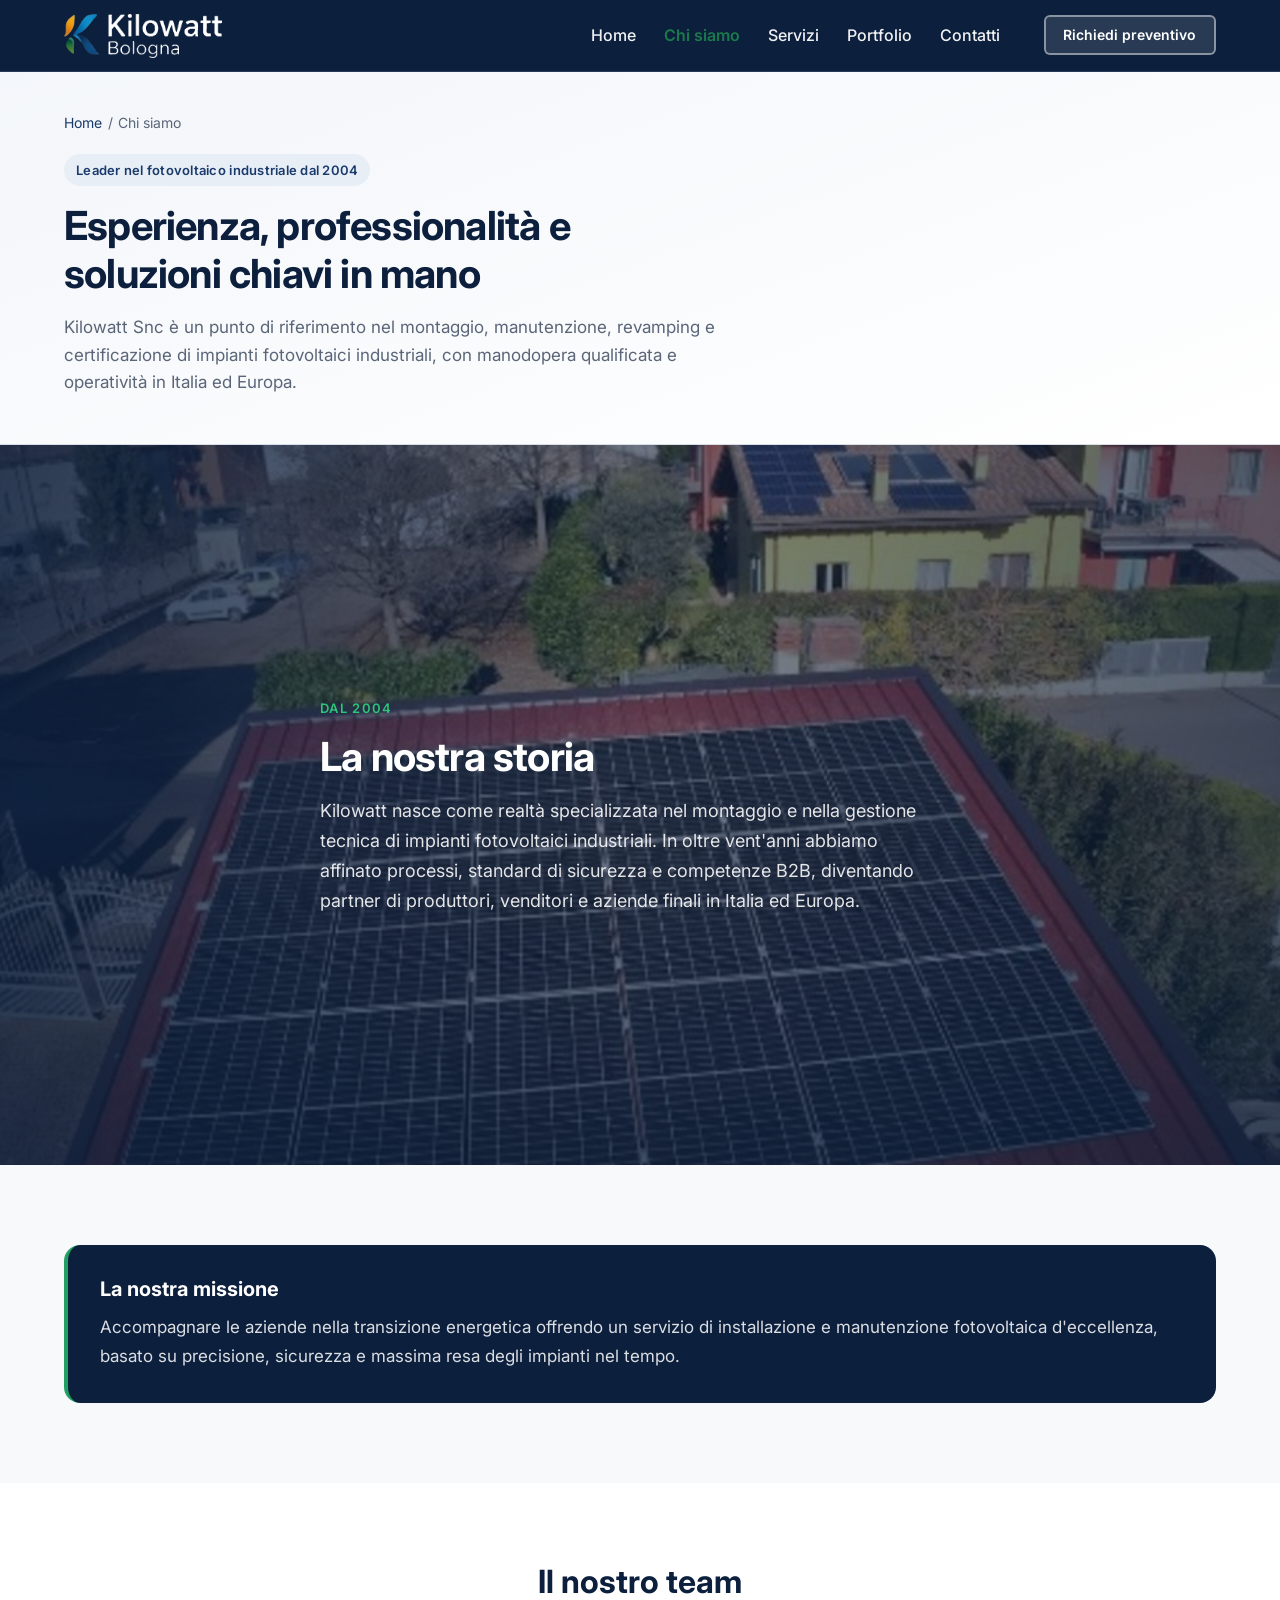
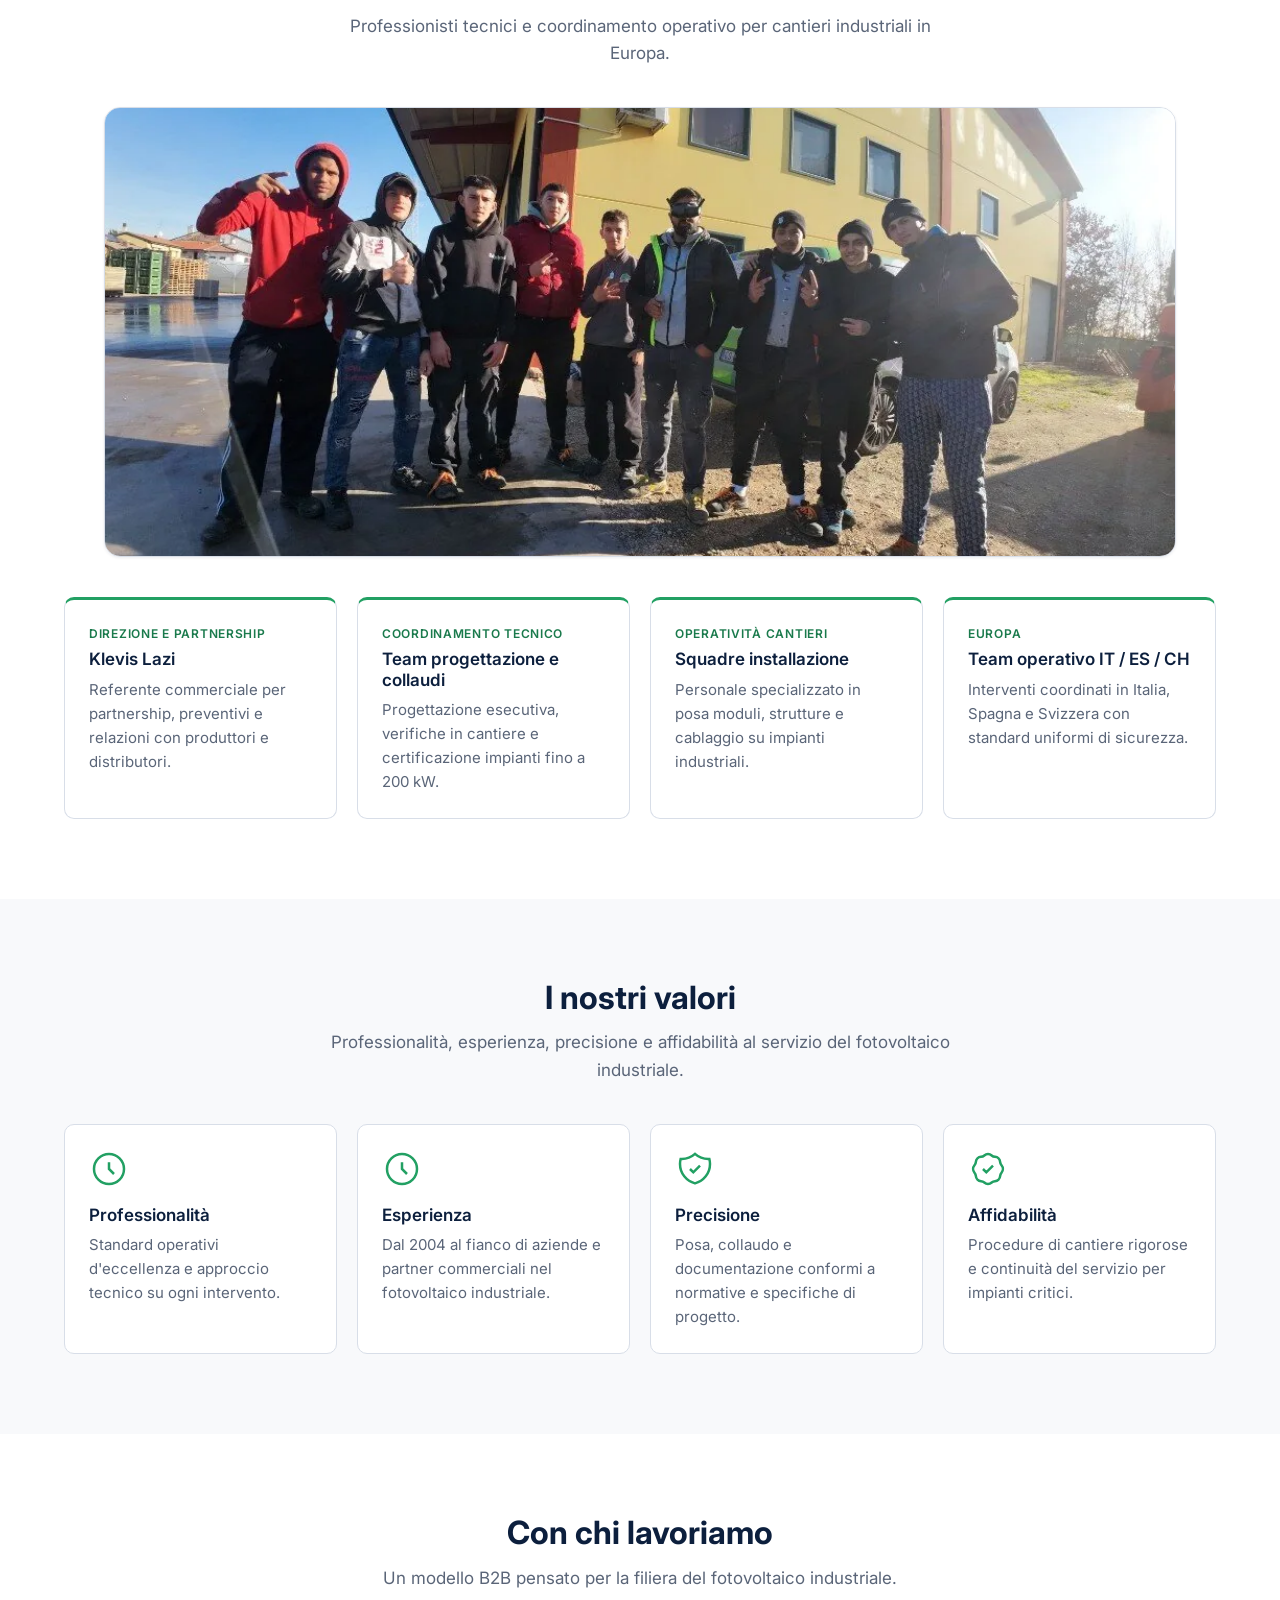
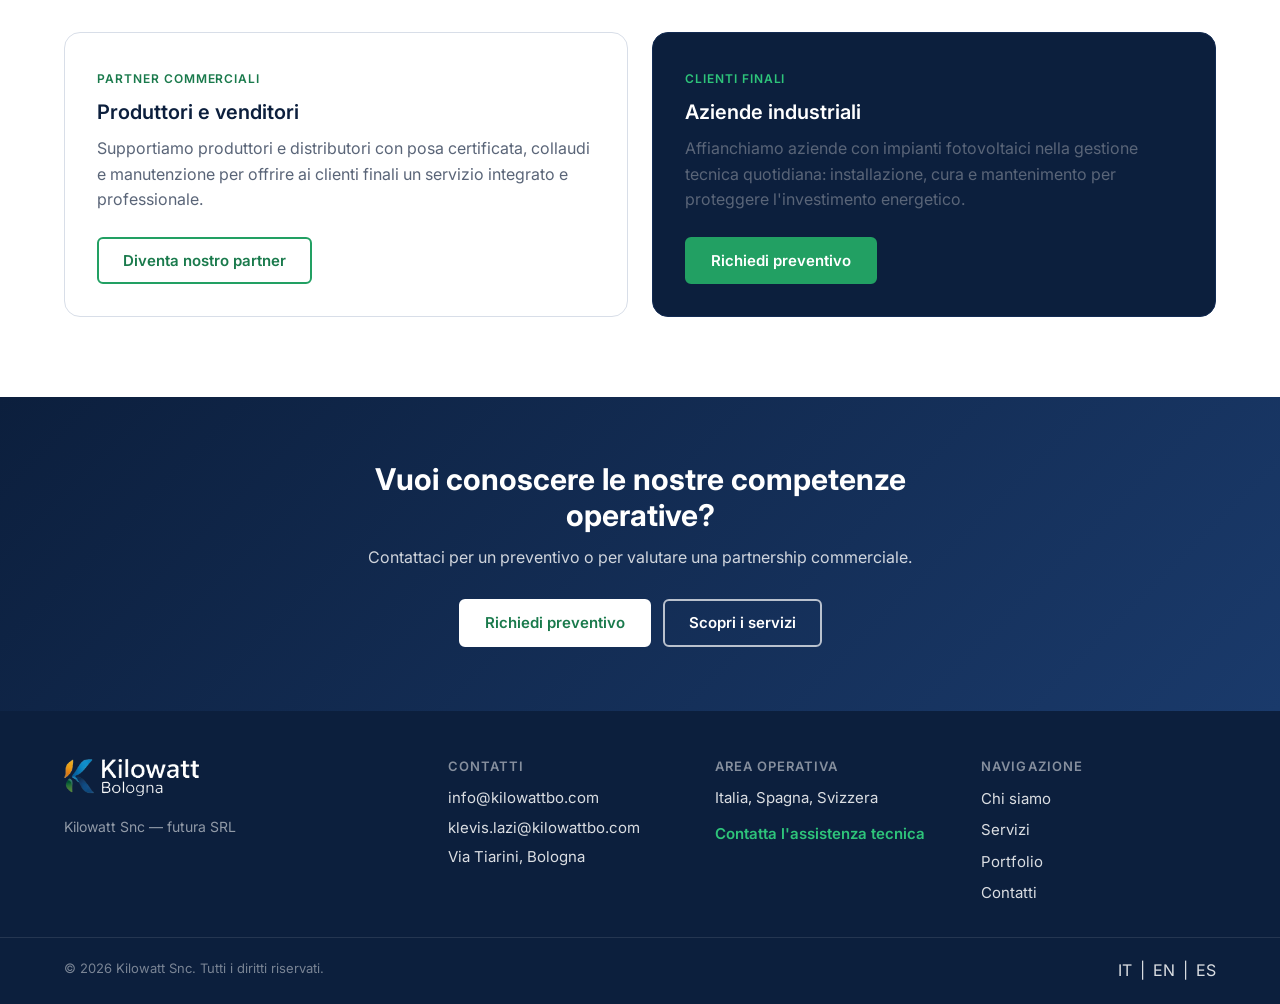
<file: html/chi-siamo.html>
<!DOCTYPE html>
<html lang="it">
<head>
  <meta charset="UTF-8">
  <meta name="viewport" content="width=device-width, initial-scale=1.0">
  <meta name="description" content="Kilowatt Snc dal 2004: montaggio, manutenzione, revamping e certificazione di impianti fotovoltaici industriali. Soluzioni chiavi in mano in Italia, Spagna e Svizzera.">
  <meta name="robots" content="index, follow">
  <link rel="canonical" href="https://www.kilowattbo.com/chi-siamo.html">
  <link rel="alternate" hreflang="it" href="https://www.kilowattbo.com/chi-siamo.html">

  <meta property="og:type" content="website">
  <meta property="og:title" content="Chi siamo | Kilowatt — Fotovoltaico Industriale">
  <meta property="og:description" content="Oltre vent'anni di esperienza nel montaggio e nella gestione di impianti fotovoltaici industriali in Europa.">
  <meta property="og:url" content="https://www.kilowattbo.com/chi-siamo.html">
  <meta property="og:locale" content="it_IT">

  <title>Chi siamo | Kilowatt — Fotovoltaico industriale dal 2004</title>

  <link rel="preconnect" href="https://fonts.googleapis.com">
  <link rel="preconnect" href="https://fonts.gstatic.com" crossorigin>
  <link href="https://fonts.googleapis.com/css2?family=Inter:wght@400;500;600;700&amp;display=swap" rel="stylesheet">
  <link rel="stylesheet" href="assets/css/style.css">
</head>
<body>
  <a class="skip-link" href="#contenuto-principale">Vai al contenuto principale</a>

  <header class="site-header" id="site-header">
    <div class="container site-header__inner">
      <a href="index.html" class="site-logo" aria-label="Kilowatt — Torna alla homepage">
        <picture class="site-logo__picture site-logo__picture--dark">
          <source srcset="assets/img/logo/kilowatt-logo-dark-text.webp" type="image/webp">
          <img class="site-logo__img" src="assets/img/logo/kilowatt-logo-dark-text.png" alt="Kilowatt Bologna" width="840" height="234">
        </picture>
        <picture class="site-logo__picture site-logo__picture--light">
          <source srcset="assets/img/logo/kilowatt-logo-light-text.webp" type="image/webp">
          <img class="site-logo__img" src="assets/img/logo/kilowatt-logo-light-text.png" alt="" width="840" height="234">
        </picture>
      </a>

      <button class="nav-toggle" type="button" aria-expanded="false" aria-controls="main-nav" aria-label="Apri menu di navigazione">
        <span class="nav-toggle__bar" aria-hidden="true"></span>
        <span class="nav-toggle__bar" aria-hidden="true"></span>
        <span class="nav-toggle__bar" aria-hidden="true"></span>
      </button>

      <nav class="main-nav" id="main-nav" aria-label="Menu principale">
        <ul class="main-nav__list">
          <li><a href="index.html">Home</a></li>
          <li><a href="chi-siamo.html" aria-current="page" data-i18n="nav.chi-siamo">Chi siamo</a></li>
          <li><a href="servizi.html" data-i18n="nav.servizi">Servizi</a></li>
          <li><a href="portfolio.html" data-i18n="nav.portfolio">Portfolio</a></li>
          <li><a href="contatti.html" data-i18n="nav.contatti">Contatti</a></li>
        </ul>
        <a href="contatti.html#preventivo" class="btn btn--primary btn--sm main-nav__cta">Richiedi preventivo</a>
      </nav>
    </div>
  </header>

  <main id="contenuto-principale">
    <section class="page-hero" aria-labelledby="page-title">
      <div class="container">
        <nav class="breadcrumb" aria-label="Percorso di navigazione">
          <a href="index.html">Home</a>
          <span aria-hidden="true">/</span>
          <span aria-current="page">Chi siamo</span>
        </nav>
        <p class="hero__eyebrow">Leader nel fotovoltaico industriale dal 2004</p>
        <h1 id="page-title">Esperienza, professionalità e soluzioni chiavi in mano</h1>
        <p class="page-hero__lead">
          Kilowatt Snc è un punto di riferimento nel montaggio, manutenzione, revamping e certificazione
          di impianti fotovoltaici industriali, con manodopera qualificata e operatività in Italia ed Europa.
        </p>
      </div>
    </section>

    <section class="parallax-band" aria-labelledby="storia-title">
      <div
        class="parallax-band__media"
        data-parallax-bg="0.55"
        style="background-image: url('assets/img/chi-siamo/storia-impianto-aereo.jpg')"
        role="img"
        aria-label="Impianto fotovoltaico su copertura visto dall'alto"
      ></div>
      <div class="parallax-band__scrim" aria-hidden="true"></div>
      <div class="container parallax-band__content section--reveal">
        <p class="parallax-band__eyebrow">Dal 2004</p>
        <h2 id="storia-title" class="parallax-band__heading">La nostra storia</h2>
        <p class="parallax-band__text">
          Kilowatt nasce come realtà specializzata nel montaggio e nella gestione tecnica di impianti
          fotovoltaici industriali. In oltre vent'anni abbiamo affinato processi, standard di sicurezza
          e competenze B2B, diventando partner di produttori, venditori e aziende finali in Italia ed Europa.
        </p>
      </div>
    </section>

    <section class="section section--alt" aria-labelledby="mission-title">
      <div class="container">
        <div class="mission-block">
          <h2 id="mission-title">La nostra missione</h2>
          <p>
            Accompagnare le aziende nella transizione energetica offrendo un servizio di installazione
            e manutenzione fotovoltaica d'eccellenza, basato su precisione, sicurezza e massima resa
            degli impianti nel tempo.
          </p>
        </div>
      </div>
    </section>

    <section class="section" aria-labelledby="team-title">
      <div class="container">
        <header class="section__header section__header--center">
          <h2 id="team-title">Il nostro team</h2>
          <p>Professionisti tecnici e coordinamento operativo per cantieri industriali in Europa.</p>
        </header>
        <figure class="section-media">
          <picture>
            <source srcset="assets/img/chi-siamo/team-operativo.webp" type="image/webp">
            <img
              class="section-media__image"
              src="assets/img/chi-siamo/team-operativo.jpg"
              alt="Il team operativo Kilowatt davanti a un sito industriale"
              width="1024"
              height="576"
              loading="lazy"
            >
          </picture>
        </figure>
        <ul class="team__grid">
          <li class="team-card">
            <span class="team-card__role">Direzione e partnership</span>
            <h3>Klevis Lazi</h3>
            <p>Referente commerciale per partnership, preventivi e relazioni con produttori e distributori.</p>
          </li>
          <li class="team-card">
            <span class="team-card__role">Coordinamento tecnico</span>
            <h3>Team progettazione e collaudi</h3>
            <p>Progettazione esecutiva, verifiche in cantiere e certificazione impianti fino a 200 kW.</p>
          </li>
          <li class="team-card">
            <span class="team-card__role">Operatività cantieri</span>
            <h3>Squadre installazione</h3>
            <p>Personale specializzato in posa moduli, strutture e cablaggio su impianti industriali.</p>
          </li>
          <li class="team-card">
            <span class="team-card__role">Europa</span>
            <h3>Team operativo IT / ES / CH</h3>
            <p>Interventi coordinati in Italia, Spagna e Svizzera con standard uniformi di sicurezza.</p>
          </li>
        </ul>
      </div>
    </section>

    <section class="section section--alt strengths" aria-labelledby="valori-title">
      <div class="container">
        <header class="section__header section__header--center">
          <h2 id="valori-title">I nostri valori</h2>
          <p>Professionalità, esperienza, precisione e affidabilità al servizio del fotovoltaico industriale.</p>
        </header>
        <ul class="strengths__grid">
          <li class="strength-card">
            <div class="strength-card__icon" aria-hidden="true">
              <svg viewBox="0 0 24 24" fill="none" stroke="currentColor" stroke-width="1.5"><path d="M12 8v4l3 3m6-3a9 9 0 11-18 0 9 9 0 0118 0z"/></svg>
            </div>
            <h3>Professionalità</h3>
            <p>Standard operativi d'eccellenza e approccio tecnico su ogni intervento.</p>
          </li>
          <li class="strength-card">
            <div class="strength-card__icon" aria-hidden="true">
              <svg viewBox="0 0 24 24" fill="none" stroke="currentColor" stroke-width="1.5"><path d="M12 8v4l3 3m6-3a9 9 0 11-18 0 9 9 0 0118 0z"/></svg>
            </div>
            <h3>Esperienza</h3>
            <p>Dal 2004 al fianco di aziende e partner commerciali nel fotovoltaico industriale.</p>
          </li>
          <li class="strength-card">
            <div class="strength-card__icon" aria-hidden="true">
              <svg viewBox="0 0 24 24" fill="none" stroke="currentColor" stroke-width="1.5"><path d="M9 12l2 2 4-4m5.618-4.016A11.955 11.955 0 0112 2.944a11.955 11.955 0 01-8.618 3.04A12.02 12.02 0 003 9c0 5.591 3.824 10.29 9 11.622 5.176-1.332 9-6.03 9-11.622 0-1.042-.133-2.052-.382-3.016z"/></svg>
            </div>
            <h3>Precisione</h3>
            <p>Posa, collaudo e documentazione conformi a normative e specifiche di progetto.</p>
          </li>
          <li class="strength-card">
            <div class="strength-card__icon" aria-hidden="true">
              <svg viewBox="0 0 24 24" fill="none" stroke="currentColor" stroke-width="1.5"><path d="M9 12l2 2 4-4M7.835 4.697a3.42 3.42 0 001.946-.806 3.42 3.42 0 014.438 0 3.42 3.42 0 001.946.806 3.42 3.42 0 013.138 3.138 3.42 3.42 0 00.806 1.946 3.42 3.42 0 010 4.438 3.42 3.42 0 00-.806 1.946 3.42 3.42 0 01-3.138 3.138 3.42 3.42 0 00-1.946.806 3.42 3.42 0 01-4.438 0 3.42 3.42 0 00-1.946-.806 3.42 3.42 0 01-3.138-3.138 3.42 3.42 0 00-.806-1.946 3.42 3.42 0 010-4.438 3.42 3.42 0 00.806-1.946 3.42 3.42 0 013.138-3.138z"/></svg>
            </div>
            <h3>Affidabilità</h3>
            <p>Procedure di cantiere rigorose e continuità del servizio per impianti critici.</p>
          </li>
        </ul>
      </div>
    </section>

    <section class="section audience" aria-labelledby="target-title">
      <div class="container">
        <header class="section__header section__header--center">
          <h2 id="target-title">Con chi lavoriamo</h2>
          <p>Un modello B2B pensato per la filiera del fotovoltaico industriale.</p>
        </header>
        <div class="audience__grid">
          <article class="audience-card">
            <div class="audience-card__label">Partner commerciali</div>
            <h3>Produttori e venditori</h3>
            <p>
              Supportiamo produttori e distributori con posa certificata, collaudi e manutenzione
              per offrire ai clienti finali un servizio integrato e professionale.
            </p>
            <a href="contatti.html#partner" class="btn btn--outline">Diventa nostro partner</a>
          </article>
          <article class="audience-card audience-card--accent">
            <div class="audience-card__label">Clienti finali</div>
            <h3>Aziende industriali</h3>
            <p>
              Affianchiamo aziende con impianti fotovoltaici nella gestione tecnica quotidiana:
              installazione, cura e mantenimento per proteggere l'investimento energetico.
            </p>
            <a href="contatti.html#preventivo" class="btn btn--primary">Richiedi preventivo</a>
          </article>
        </div>
      </div>
    </section>

    <section class="cta-banner" aria-labelledby="cta-title">
      <div class="container cta-banner__inner">
        <h2 id="cta-title">Vuoi conoscere le nostre competenze operative?</h2>
        <p>Contattaci per un preventivo o per valutare una partnership commerciale.</p>
        <div class="cta-banner__actions">
          <a href="contatti.html#preventivo" class="btn btn--primary btn--light">Richiedi preventivo</a>
          <a href="servizi.html" class="btn btn--secondary btn--light">Scopri i servizi</a>
        </div>
      </div>
    </section>
  </main>

  <footer class="site-footer">
    <div class="container site-footer__grid">
      <div class="site-footer__brand">
        <a href="index.html" class="site-logo site-logo--footer" aria-label="Kilowatt — Torna alla homepage">
          <picture>
            <source srcset="assets/img/logo/kilowatt-logo-light-text.webp" type="image/webp">
            <img class="site-logo__img" src="assets/img/logo/kilowatt-logo-light-text.png" alt="Kilowatt Bologna" width="840" height="234">
          </picture>
        </a>
        <p class="site-footer__note">Kilowatt Snc — futura SRL</p>
      </div>
      <div class="site-footer__col">
        <h2 class="site-footer__heading">Contatti</h2>
        <address class="site-footer__address">
          <p><a href="mailto:info@kilowattbo.com">info@kilowattbo.com</a></p>
          <p><a href="mailto:klevis.lazi@kilowattbo.com">klevis.lazi@kilowattbo.com</a></p>
          <p>Via Tiarini, Bologna</p>
        </address>
      </div>
      <div class="site-footer__col">
        <h2 class="site-footer__heading">Area operativa</h2>
        <p>Italia, Spagna, Svizzera</p>
        <p class="site-footer__assist">
          <a href="mailto:info@kilowattbo.com">Contatta l'assistenza tecnica</a>
        </p>
      </div>
      <div class="site-footer__col">
        <h2 class="site-footer__heading">Navigazione</h2>
        <ul class="site-footer__nav">
          <li><a href="chi-siamo.html">Chi siamo</a></li>
          <li><a href="servizi.html">Servizi</a></li>
          <li><a href="portfolio.html">Portfolio</a></li>
          <li><a href="contatti.html">Contatti</a></li>
        </ul>
      </div>
    </div>
    <div class="site-footer__bottom">
      <div class="container">
        <p>&copy; <span id="year"></span> Kilowatt Snc. Tutti i diritti riservati.</p>
        <div class="lang-switcher" hidden aria-hidden="true">
          <span>IT</span> | <span>EN</span> | <span>ES</span>
        </div>
      </div>
    </div>
  </footer>

  <script src="assets/js/main.js"></script>
</body>
</html>
</file>
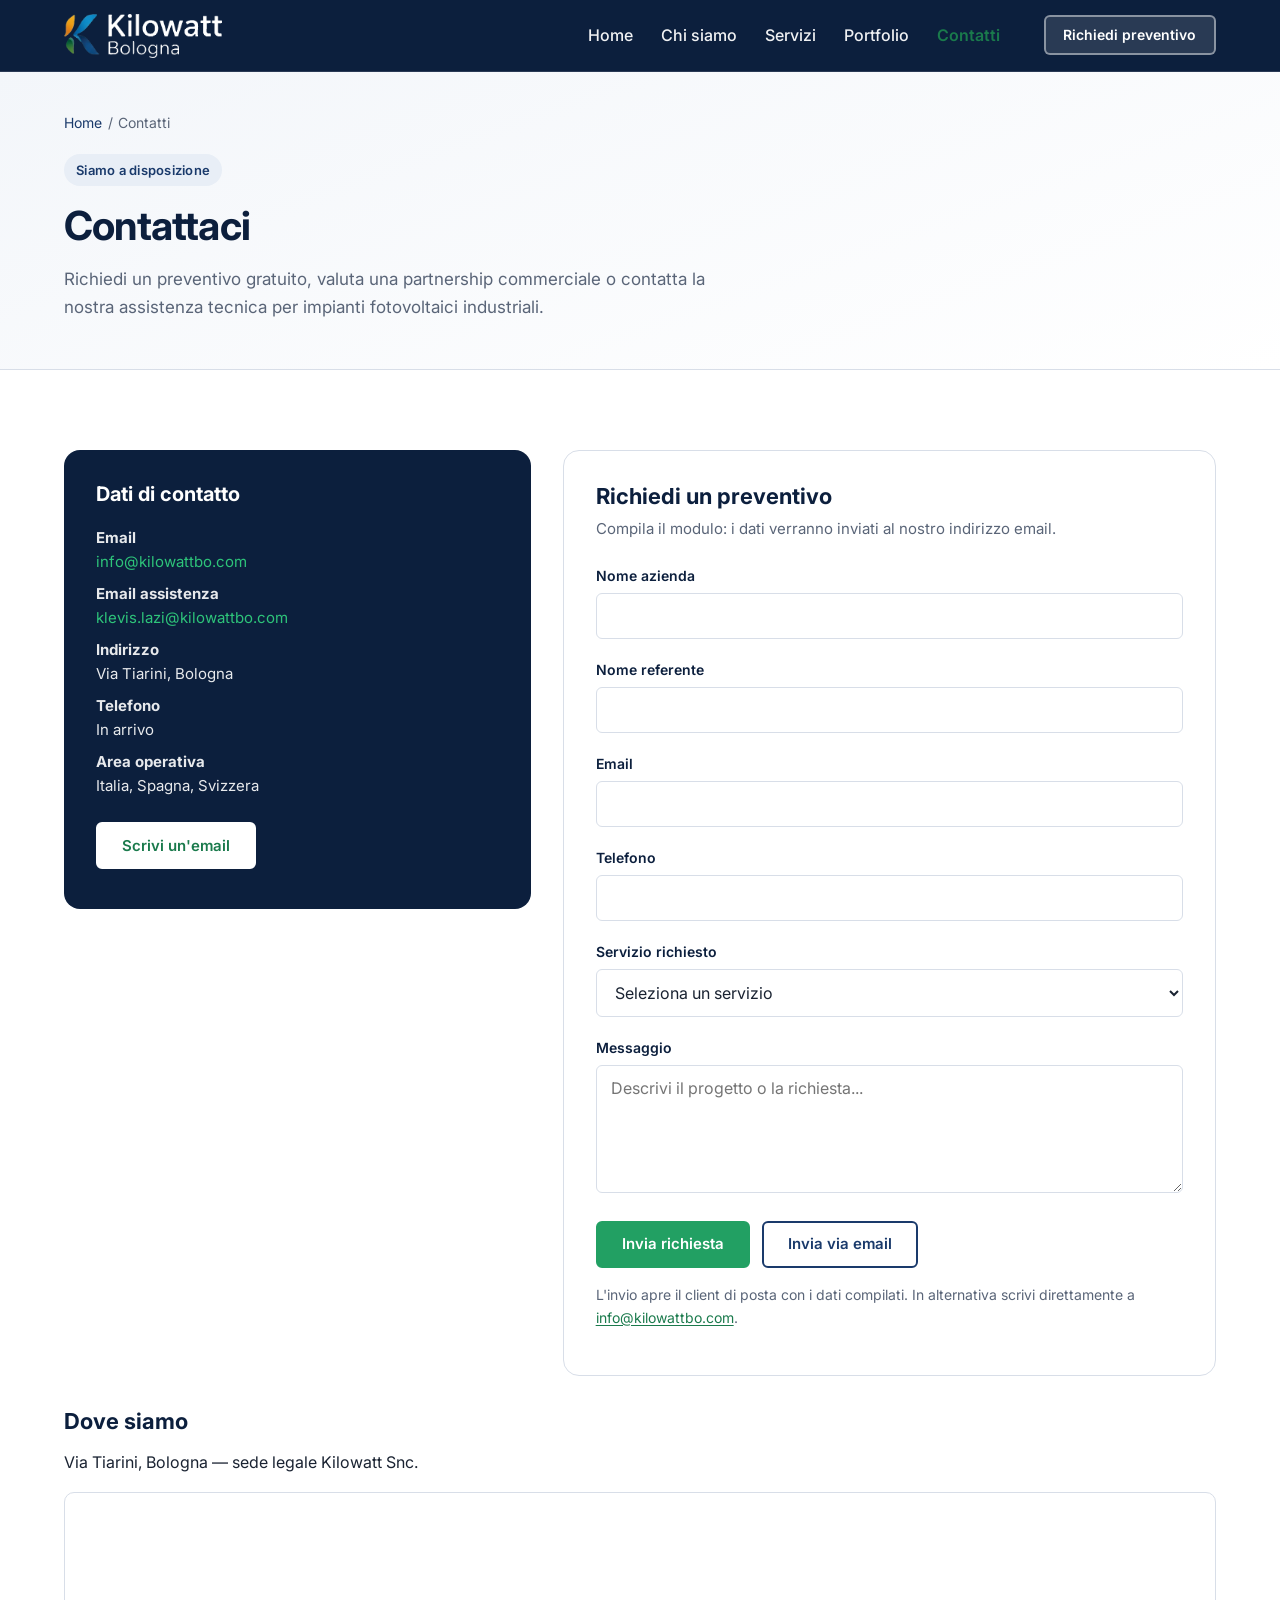
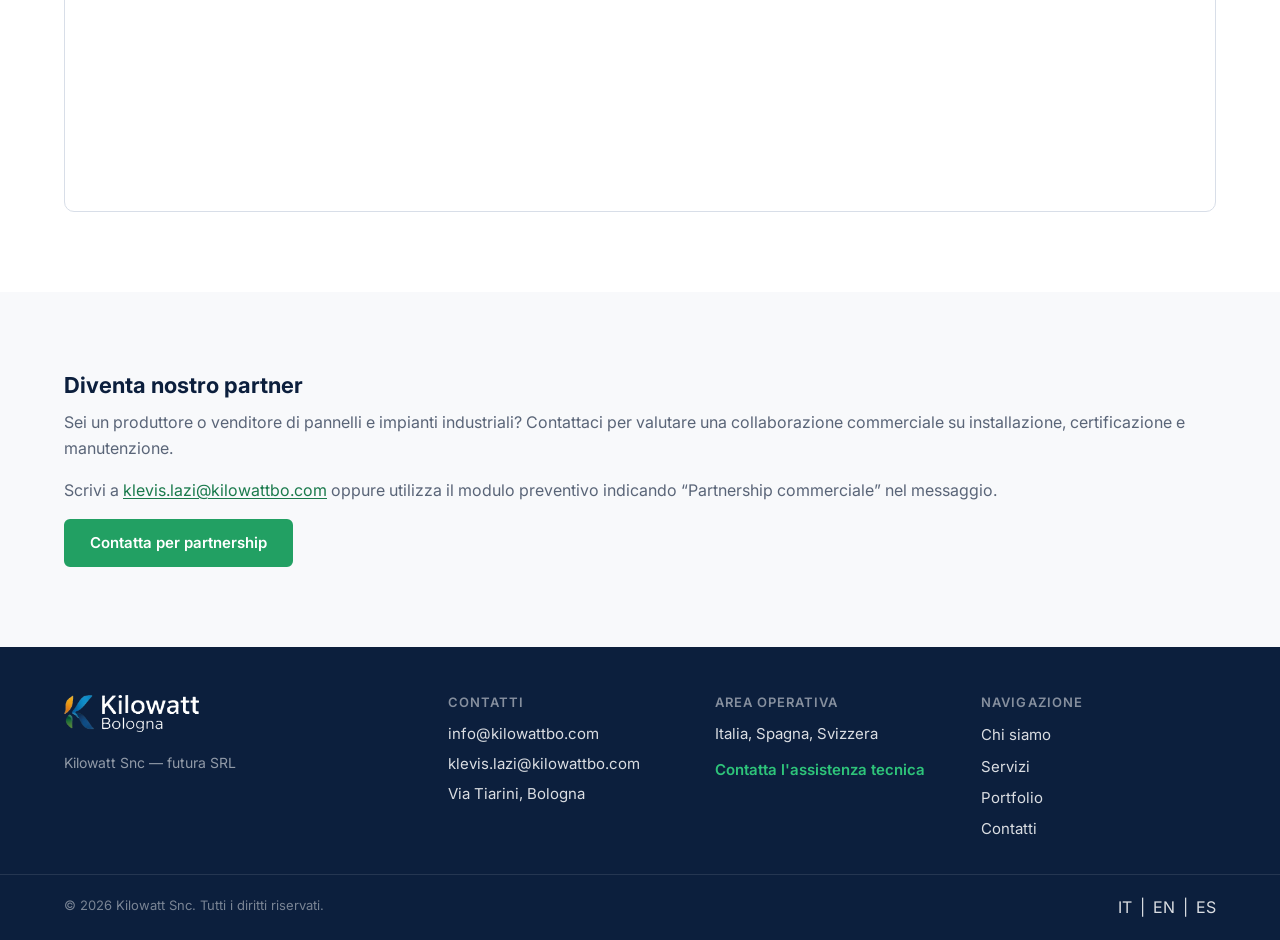
<file: html/contatti.html>
<!DOCTYPE html>
<html lang="it">
<head>
  <meta charset="UTF-8">
  <meta name="viewport" content="width=device-width, initial-scale=1.0">
  <meta name="description" content="Contatta Kilowatt per preventivi e partnership nel fotovoltaico industriale. Via Tiarini, Bologna. info@kilowattbo.com">
  <meta name="robots" content="index, follow">
  <link rel="canonical" href="https://www.kilowattbo.com/contatti.html">
  <link rel="alternate" hreflang="it" href="https://www.kilowattbo.com/contatti.html">
  <title>Contatti | Kilowatt — Fotovoltaico Industriale</title>
  <link rel="preconnect" href="https://fonts.googleapis.com">
  <link rel="preconnect" href="https://fonts.gstatic.com" crossorigin>
  <link href="https://fonts.googleapis.com/css2?family=Inter:wght@400;500;600;700&amp;display=swap" rel="stylesheet">
  <link rel="stylesheet" href="assets/css/style.css">
</head>
<body>
  <a class="skip-link" href="#contenuto-principale">Vai al contenuto principale</a>

  <header class="site-header" id="site-header">
    <div class="container site-header__inner">
      <a href="index.html" class="site-logo" aria-label="Kilowatt — Torna alla homepage">
        <picture class="site-logo__picture site-logo__picture--dark">
          <source srcset="assets/img/logo/kilowatt-logo-dark-text.webp" type="image/webp">
          <img class="site-logo__img" src="assets/img/logo/kilowatt-logo-dark-text.png" alt="Kilowatt Bologna" width="840" height="234">
        </picture>
        <picture class="site-logo__picture site-logo__picture--light">
          <source srcset="assets/img/logo/kilowatt-logo-light-text.webp" type="image/webp">
          <img class="site-logo__img" src="assets/img/logo/kilowatt-logo-light-text.png" alt="" width="840" height="234">
        </picture>
      </a>
      <button class="nav-toggle" type="button" aria-expanded="false" aria-controls="main-nav" aria-label="Apri menu di navigazione">
        <span class="nav-toggle__bar" aria-hidden="true"></span>
        <span class="nav-toggle__bar" aria-hidden="true"></span>
        <span class="nav-toggle__bar" aria-hidden="true"></span>
      </button>
      <nav class="main-nav" id="main-nav" aria-label="Menu principale">
        <ul class="main-nav__list">
          <li><a href="index.html">Home</a></li>
          <li><a href="chi-siamo.html" data-i18n="nav.chi-siamo">Chi siamo</a></li>
          <li><a href="servizi.html" data-i18n="nav.servizi">Servizi</a></li>
          <li><a href="portfolio.html" data-i18n="nav.portfolio">Portfolio</a></li>
          <li><a href="contatti.html" aria-current="page" data-i18n="nav.contatti">Contatti</a></li>
        </ul>
        <a href="contatti.html#preventivo" class="btn btn--primary btn--sm main-nav__cta">Richiedi preventivo</a>
      </nav>
    </div>
  </header>

  <main id="contenuto-principale">
    <section class="page-hero" aria-labelledby="page-title">
      <div class="container">
        <nav class="breadcrumb" aria-label="Percorso di navigazione">
          <a href="index.html">Home</a>
          <span aria-hidden="true">/</span>
          <span aria-current="page">Contatti</span>
        </nav>
        <p class="hero__eyebrow">Siamo a disposizione</p>
        <h1 id="page-title">Contattaci</h1>
        <p class="page-hero__lead">
          Richiedi un preventivo gratuito, valuta una partnership commerciale o contatta
          la nostra assistenza tecnica per impianti fotovoltaici industriali.
        </p>
      </div>
    </section>

    <section class="section" aria-labelledby="contact-section-title">
      <div class="container">
        <h2 id="contact-section-title" class="visually-hidden">Informazioni e richiesta preventivo</h2>
        <div class="contact-layout">
          <aside class="contact-info-card">
            <h2>Dati di contatto</h2>
            <address>
              <p><strong>Email</strong><br><a href="mailto:info@kilowattbo.com">info@kilowattbo.com</a></p>
              <p><strong>Email assistenza</strong><br><a href="mailto:klevis.lazi@kilowattbo.com">klevis.lazi@kilowattbo.com</a></p>
              <p><strong>Indirizzo</strong><br>Via Tiarini, Bologna</p>
              <p><strong>Telefono</strong><br><span>In arrivo</span></p>
              <p><strong>Area operativa</strong><br>Italia, Spagna, Svizzera</p>
            </address>
            <p class="contact-info-card__action">
              <a href="mailto:info@kilowattbo.com" class="btn btn--primary btn--light">Scrivi un'email</a>
            </p>
          </aside>

          <div class="contact-form-panel" id="preventivo">
            <h2>Richiedi un preventivo</h2>
            <p>Compila il modulo: i dati verranno inviati al nostro indirizzo email.</p>

            <form class="contact-form" id="contact-form" action="#" method="post" novalidate aria-label="Modulo richiesta preventivo">
              <div class="form-group">
                <label for="azienda">Nome azienda</label>
                <input type="text" id="azienda" name="azienda" autocomplete="organization" required>
              </div>
              <div class="form-group">
                <label for="referente">Nome referente</label>
                <input type="text" id="referente" name="referente" autocomplete="name" required>
              </div>
              <div class="form-group">
                <label for="email">Email</label>
                <input type="email" id="email" name="email" autocomplete="email" required>
              </div>
              <div class="form-group">
                <label for="telefono">Telefono</label>
                <input type="tel" id="telefono" name="telefono" autocomplete="tel">
              </div>
              <div class="form-group">
                <label for="servizio">Servizio richiesto</label>
                <select id="servizio" name="servizio" required>
                  <option value="">Seleziona un servizio</option>
                  <option value="installazione">Installazione, montaggio e smontaggio</option>
                  <option value="revamping">Revamping e repowering</option>
                  <option value="assistenza">Assistenza e vendita materiale</option>
                  <option value="manutenzione">Manutenzione, pulizia e lavaggio pannelli</option>
                  <option value="certificazione">Progettazione e certificazione fino a 200 kW</option>
                  <option value="altro">Altro</option>
                </select>
              </div>
              <div class="form-group">
                <label for="messaggio">Messaggio</label>
                <textarea id="messaggio" name="messaggio" rows="5" required placeholder="Descrivi il progetto o la richiesta..."></textarea>
              </div>
              <div class="form-actions">
                <button type="submit" class="btn btn--primary">Invia richiesta</button>
                <a href="mailto:info@kilowattbo.com" class="btn btn--secondary">Invia via email</a>
              </div>
              <p class="form-note">
                L'invio apre il client di posta con i dati compilati. In alternativa scrivi direttamente a
                <a href="mailto:info@kilowattbo.com">info@kilowattbo.com</a>.
              </p>
            </form>
          </div>
        </div>

        <div class="contact-map-wrap">
          <h2>Dove siamo</h2>
          <p>Via Tiarini, Bologna — sede legale Kilowatt Snc.</p>
          <iframe
            class="contact-map"
            title="Mappa: Via Tiarini, Bologna"
            loading="lazy"
            referrerpolicy="no-referrer-when-downgrade"
            src="https://www.openstreetmap.org/export/embed.html?bbox=11.3340%2C44.5045%2C11.3540%2C44.5145&amp;layer=mapnik&amp;marker=44.5095%2C11.3440"
          ></iframe>
        </div>
      </div>
    </section>

    <section class="section section--alt" id="partner" aria-labelledby="partner-title">
      <div class="container prose">
        <h2 id="partner-title">Diventa nostro partner</h2>
        <p>
          Sei un produttore o venditore di pannelli e impianti industriali? Contattaci per
          valutare una collaborazione commerciale su installazione, certificazione e manutenzione.
        </p>
        <p>
          Scrivi a <a href="mailto:klevis.lazi@kilowattbo.com">klevis.lazi@kilowattbo.com</a>
          oppure utilizza il modulo preventivo indicando &ldquo;Partnership commerciale&rdquo; nel messaggio.
        </p>
        <p>
          <a href="mailto:klevis.lazi@kilowattbo.com" class="btn btn--primary">Contatta per partnership</a>
        </p>
      </div>
    </section>
  </main>

  <footer class="site-footer">
    <div class="container site-footer__grid">
      <div class="site-footer__brand">
        <a href="index.html" class="site-logo site-logo--footer" aria-label="Kilowatt — Torna alla homepage">
          <picture>
            <source srcset="assets/img/logo/kilowatt-logo-light-text.webp" type="image/webp">
            <img class="site-logo__img" src="assets/img/logo/kilowatt-logo-light-text.png" alt="Kilowatt Bologna" width="840" height="234">
          </picture>
        </a>
        <p class="site-footer__note">Kilowatt Snc — futura SRL</p>
      </div>
      <div class="site-footer__col">
        <h2 class="site-footer__heading">Contatti</h2>
        <address class="site-footer__address">
          <p><a href="mailto:info@kilowattbo.com">info@kilowattbo.com</a></p>
          <p><a href="mailto:klevis.lazi@kilowattbo.com">klevis.lazi@kilowattbo.com</a></p>
          <p>Via Tiarini, Bologna</p>
        </address>
      </div>
      <div class="site-footer__col">
        <h2 class="site-footer__heading">Area operativa</h2>
        <p>Italia, Spagna, Svizzera</p>
        <p class="site-footer__assist"><a href="mailto:info@kilowattbo.com">Contatta l'assistenza tecnica</a></p>
      </div>
      <div class="site-footer__col">
        <h2 class="site-footer__heading">Navigazione</h2>
        <ul class="site-footer__nav">
          <li><a href="chi-siamo.html">Chi siamo</a></li>
          <li><a href="servizi.html">Servizi</a></li>
          <li><a href="portfolio.html">Portfolio</a></li>
          <li><a href="contatti.html">Contatti</a></li>
        </ul>
      </div>
    </div>
    <div class="site-footer__bottom">
      <div class="container">
        <p>&copy; <span id="year"></span> Kilowatt Snc. Tutti i diritti riservati.</p>
        <div class="lang-switcher" hidden aria-hidden="true">
          <span>IT</span> | <span>EN</span> | <span>ES</span>
        </div>
      </div>
    </div>
  </footer>

  <script src="assets/js/main.js"></script>
</body>
</html>
</file>
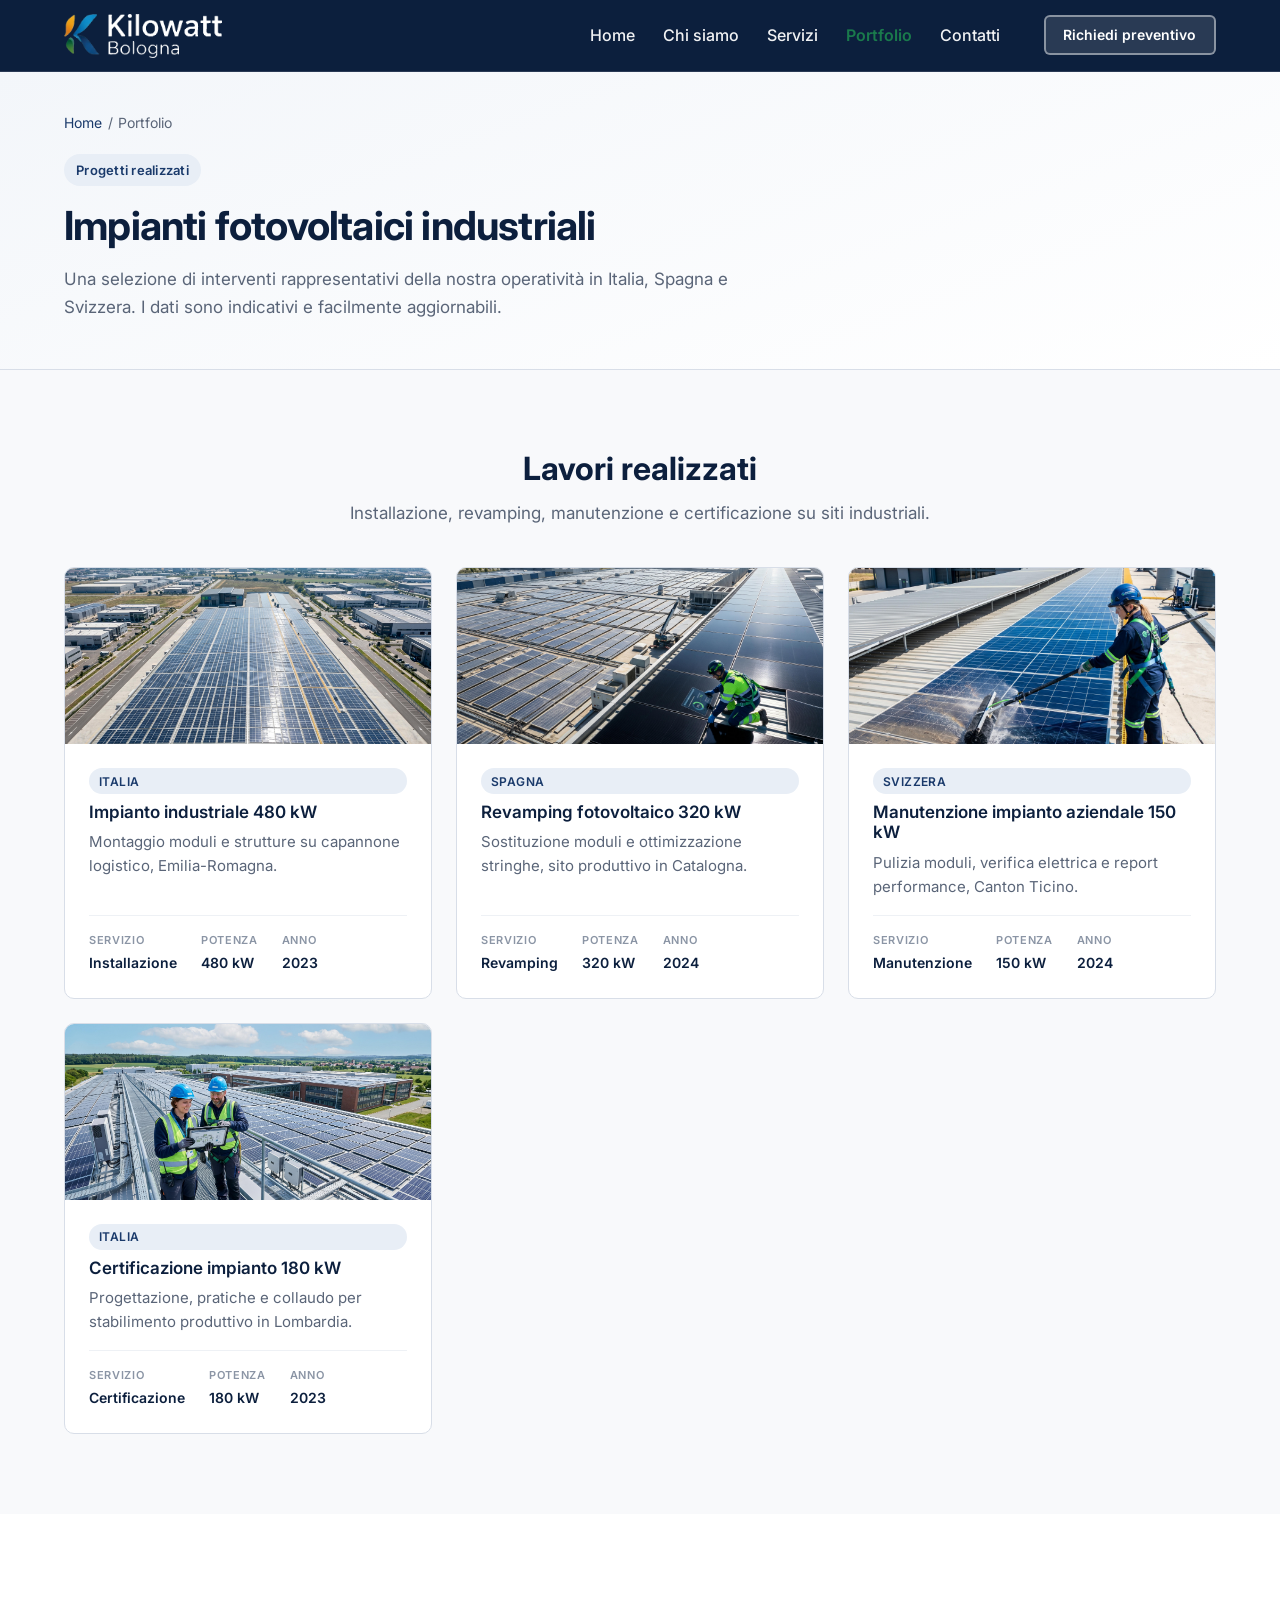
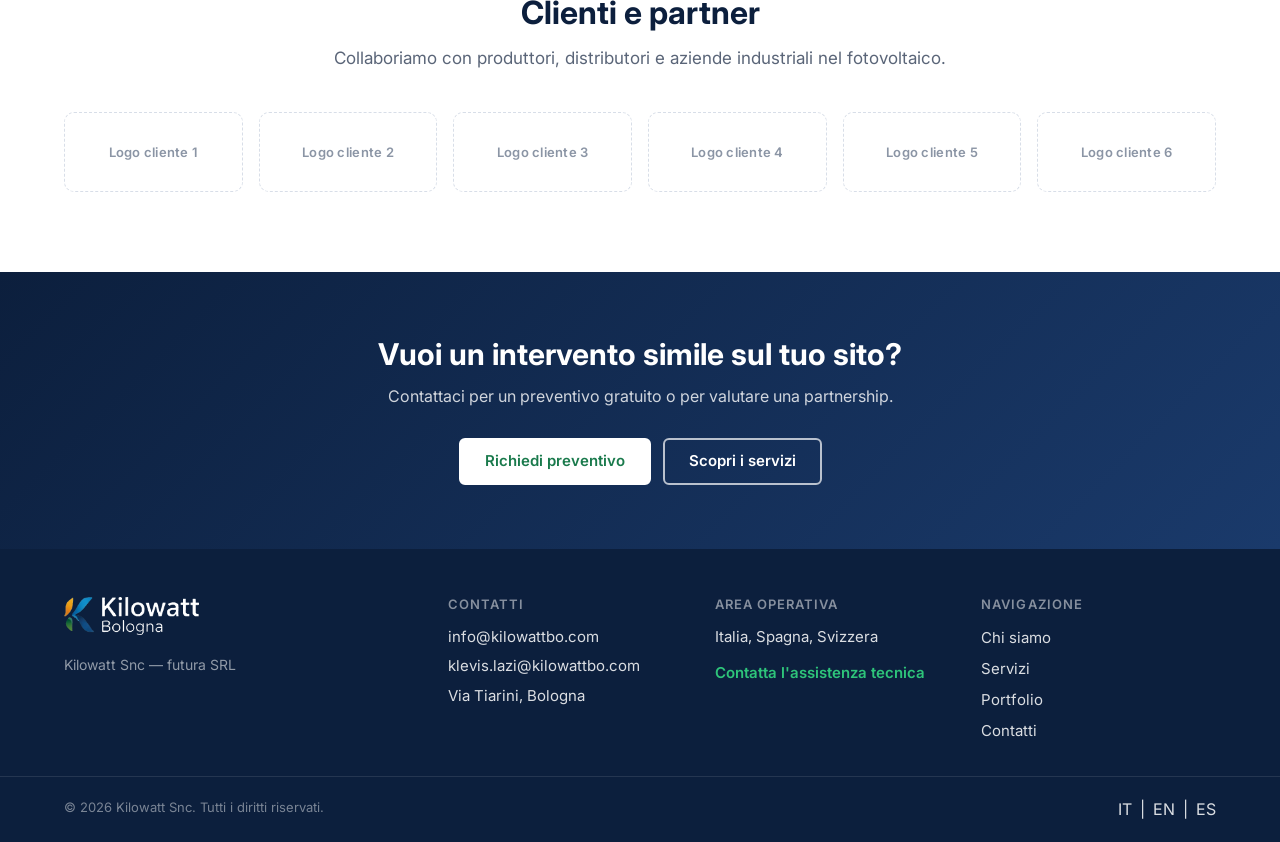
<file: html/portfolio.html>
<!DOCTYPE html>
<html lang="it">
<head>
  <meta charset="UTF-8">
  <meta name="viewport" content="width=device-width, initial-scale=1.0">
  <meta name="description" content="Portfolio impianti fotovoltaici industriali realizzati da Kilowatt in Italia, Spagna e Svizzera. Installazione, revamping e manutenzione.">
  <meta name="robots" content="index, follow">
  <link rel="canonical" href="https://www.kilowattbo.com/portfolio.html">
  <link rel="alternate" hreflang="it" href="https://www.kilowattbo.com/portfolio.html">
  <title>Portfolio impianti fotovoltaici industriali | Kilowatt</title>
  <link rel="preconnect" href="https://fonts.googleapis.com">
  <link rel="preconnect" href="https://fonts.gstatic.com" crossorigin>
  <link href="https://fonts.googleapis.com/css2?family=Inter:wght@400;500;600;700&amp;display=swap" rel="stylesheet">
  <link rel="stylesheet" href="assets/css/style.css">
</head>
<body>
  <a class="skip-link" href="#contenuto-principale">Vai al contenuto principale</a>

  <header class="site-header" id="site-header">
    <div class="container site-header__inner">
      <a href="index.html" class="site-logo" aria-label="Kilowatt — Torna alla homepage">
        <picture class="site-logo__picture site-logo__picture--dark">
          <source srcset="assets/img/logo/kilowatt-logo-dark-text.webp" type="image/webp">
          <img class="site-logo__img" src="assets/img/logo/kilowatt-logo-dark-text.png" alt="Kilowatt Bologna" width="840" height="234">
        </picture>
        <picture class="site-logo__picture site-logo__picture--light">
          <source srcset="assets/img/logo/kilowatt-logo-light-text.webp" type="image/webp">
          <img class="site-logo__img" src="assets/img/logo/kilowatt-logo-light-text.png" alt="" width="840" height="234">
        </picture>
      </a>
      <button class="nav-toggle" type="button" aria-expanded="false" aria-controls="main-nav" aria-label="Apri menu di navigazione">
        <span class="nav-toggle__bar" aria-hidden="true"></span>
        <span class="nav-toggle__bar" aria-hidden="true"></span>
        <span class="nav-toggle__bar" aria-hidden="true"></span>
      </button>
      <nav class="main-nav" id="main-nav" aria-label="Menu principale">
        <ul class="main-nav__list">
          <li><a href="index.html">Home</a></li>
          <li><a href="chi-siamo.html" data-i18n="nav.chi-siamo">Chi siamo</a></li>
          <li><a href="servizi.html" data-i18n="nav.servizi">Servizi</a></li>
          <li><a href="portfolio.html" aria-current="page" data-i18n="nav.portfolio">Portfolio</a></li>
          <li><a href="contatti.html" data-i18n="nav.contatti">Contatti</a></li>
        </ul>
        <a href="contatti.html#preventivo" class="btn btn--primary btn--sm main-nav__cta">Richiedi preventivo</a>
      </nav>
    </div>
  </header>

  <main id="contenuto-principale">
    <section class="page-hero" aria-labelledby="page-title">
      <div class="container">
        <nav class="breadcrumb" aria-label="Percorso di navigazione">
          <a href="index.html">Home</a>
          <span aria-hidden="true">/</span>
          <span aria-current="page">Portfolio</span>
        </nav>
        <p class="hero__eyebrow">Progetti realizzati</p>
        <h1 id="page-title">Impianti fotovoltaici industriali</h1>
        <p class="page-hero__lead">
          Una selezione di interventi rappresentativi della nostra operatività in Italia,
          Spagna e Svizzera. I dati sono indicativi e facilmente aggiornabili.
        </p>
      </div>
    </section>

    <section class="section section--alt portfolio-page" aria-labelledby="portfolio-title">
      <div class="container">
        <header class="section__header section__header--center">
          <h2 id="portfolio-title">Lavori realizzati</h2>
          <p>Installazione, revamping, manutenzione e certificazione su siti industriali.</p>
        </header>

        <!-- Immagini in assets/img/portfolio/ e assets/img/servizi/ -->
        <ul class="portfolio__grid">
          <li>
            <article class="portfolio-card">
              <img
                class="portfolio-card__image"
                src="assets/img/portfolio/impianto-industriale-italia.jpg"
                alt="Impianto fotovoltaico industriale su capannone in Emilia-Romagna"
                width="800"
                height="450"
                loading="lazy"
              >
              <div class="portfolio-card__body">
                <span class="portfolio-card__tag">Italia</span>
                <h3>Impianto industriale 480 kW</h3>
                <p>Montaggio moduli e strutture su capannone logistico, Emilia-Romagna.</p>
                <dl class="portfolio-card__meta">
                  <div><dt>Servizio</dt><dd>Installazione</dd></div>
                  <div><dt>Potenza</dt><dd>480 kW</dd></div>
                  <div><dt>Anno</dt><dd>2023</dd></div>
                </dl>
              </div>
            </article>
          </li>
          <li>
            <article class="portfolio-card">
              <img
                class="portfolio-card__image"
                src="assets/img/servizi/revamping-repowering.jpg"
                alt="Revamping fotovoltaico su sito produttivo in Catalogna"
                width="800"
                height="450"
                loading="lazy"
              >
              <div class="portfolio-card__body">
                <span class="portfolio-card__tag">Spagna</span>
                <h3>Revamping fotovoltaico 320 kW</h3>
                <p>Sostituzione moduli e ottimizzazione stringhe, sito produttivo in Catalogna.</p>
                <dl class="portfolio-card__meta">
                  <div><dt>Servizio</dt><dd>Revamping</dd></div>
                  <div><dt>Potenza</dt><dd>320 kW</dd></div>
                  <div><dt>Anno</dt><dd>2024</dd></div>
                </dl>
              </div>
            </article>
          </li>
          <li>
            <article class="portfolio-card">
              <img
                class="portfolio-card__image"
                src="assets/img/portfolio/manutenzione-impianto.jpg"
                alt="Manutenzione e pulizia impianto aziendale in Svizzera"
                width="800"
                height="450"
                loading="lazy"
              >
              <div class="portfolio-card__body">
                <span class="portfolio-card__tag">Svizzera</span>
                <h3>Manutenzione impianto aziendale 150 kW</h3>
                <p>Pulizia moduli, verifica elettrica e report performance, Canton Ticino.</p>
                <dl class="portfolio-card__meta">
                  <div><dt>Servizio</dt><dd>Manutenzione</dd></div>
                  <div><dt>Potenza</dt><dd>150 kW</dd></div>
                  <div><dt>Anno</dt><dd>2024</dd></div>
                </dl>
              </div>
            </article>
          </li>
          <li>
            <article class="portfolio-card">
              <img
                class="portfolio-card__image"
                src="assets/img/hero/hero-fotovoltaico-industriale.jpg"
                alt="Certificazione e collaudo impianto industriale in Lombardia"
                width="800"
                height="450"
                loading="lazy"
              >
              <div class="portfolio-card__body">
                <span class="portfolio-card__tag">Italia</span>
                <h3>Certificazione impianto 180 kW</h3>
                <p>Progettazione, pratiche e collaudo per stabilimento produttivo in Lombardia.</p>
                <dl class="portfolio-card__meta">
                  <div><dt>Servizio</dt><dd>Certificazione</dd></div>
                  <div><dt>Potenza</dt><dd>180 kW</dd></div>
                  <div><dt>Anno</dt><dd>2023</dd></div>
                </dl>
              </div>
            </article>
          </li>
        </ul>
      </div>
    </section>

    <section class="section" aria-labelledby="clients-title">
      <div class="container">
        <header class="section__header section__header--center">
          <h2 id="clients-title">Clienti e partner</h2>
          <p>Collaboriamo con produttori, distributori e aziende industriali nel fotovoltaico.</p>
        </header>
        <!-- Sostituire ogni .client-logo con: <div class="client-logo"><img src="assets/img/clients/nome.svg" alt="Nome cliente"></div> -->
        <div class="clients__grid">
          <div class="client-logo">Logo cliente 1</div>
          <div class="client-logo">Logo cliente 2</div>
          <div class="client-logo">Logo cliente 3</div>
          <div class="client-logo">Logo cliente 4</div>
          <div class="client-logo">Logo cliente 5</div>
          <div class="client-logo">Logo cliente 6</div>
        </div>
      </div>
    </section>

    <section class="cta-banner" aria-labelledby="cta-title">
      <div class="container cta-banner__inner">
        <h2 id="cta-title">Vuoi un intervento simile sul tuo sito?</h2>
        <p>Contattaci per un preventivo gratuito o per valutare una partnership.</p>
        <div class="cta-banner__actions">
          <a href="contatti.html#preventivo" class="btn btn--primary btn--light">Richiedi preventivo</a>
          <a href="servizi.html" class="btn btn--secondary btn--light">Scopri i servizi</a>
        </div>
      </div>
    </section>
  </main>

  <footer class="site-footer">
    <div class="container site-footer__grid">
      <div class="site-footer__brand">
        <a href="index.html" class="site-logo site-logo--footer" aria-label="Kilowatt — Torna alla homepage">
          <picture>
            <source srcset="assets/img/logo/kilowatt-logo-light-text.webp" type="image/webp">
            <img class="site-logo__img" src="assets/img/logo/kilowatt-logo-light-text.png" alt="Kilowatt Bologna" width="840" height="234">
          </picture>
        </a>
        <p class="site-footer__note">Kilowatt Snc — futura SRL</p>
      </div>
      <div class="site-footer__col">
        <h2 class="site-footer__heading">Contatti</h2>
        <address class="site-footer__address">
          <p><a href="mailto:info@kilowattbo.com">info@kilowattbo.com</a></p>
          <p><a href="mailto:klevis.lazi@kilowattbo.com">klevis.lazi@kilowattbo.com</a></p>
          <p>Via Tiarini, Bologna</p>
        </address>
      </div>
      <div class="site-footer__col">
        <h2 class="site-footer__heading">Area operativa</h2>
        <p>Italia, Spagna, Svizzera</p>
        <p class="site-footer__assist"><a href="mailto:info@kilowattbo.com">Contatta l'assistenza tecnica</a></p>
      </div>
      <div class="site-footer__col">
        <h2 class="site-footer__heading">Navigazione</h2>
        <ul class="site-footer__nav">
          <li><a href="chi-siamo.html">Chi siamo</a></li>
          <li><a href="servizi.html">Servizi</a></li>
          <li><a href="portfolio.html">Portfolio</a></li>
          <li><a href="contatti.html">Contatti</a></li>
        </ul>
      </div>
    </div>
    <div class="site-footer__bottom">
      <div class="container">
        <p>&copy; <span id="year"></span> Kilowatt Snc. Tutti i diritti riservati.</p>
        <div class="lang-switcher" hidden aria-hidden="true">
          <span>IT</span> | <span>EN</span> | <span>ES</span>
        </div>
      </div>
    </div>
  </footer>

  <script src="assets/js/main.js"></script>
</body>
</html>
</file>
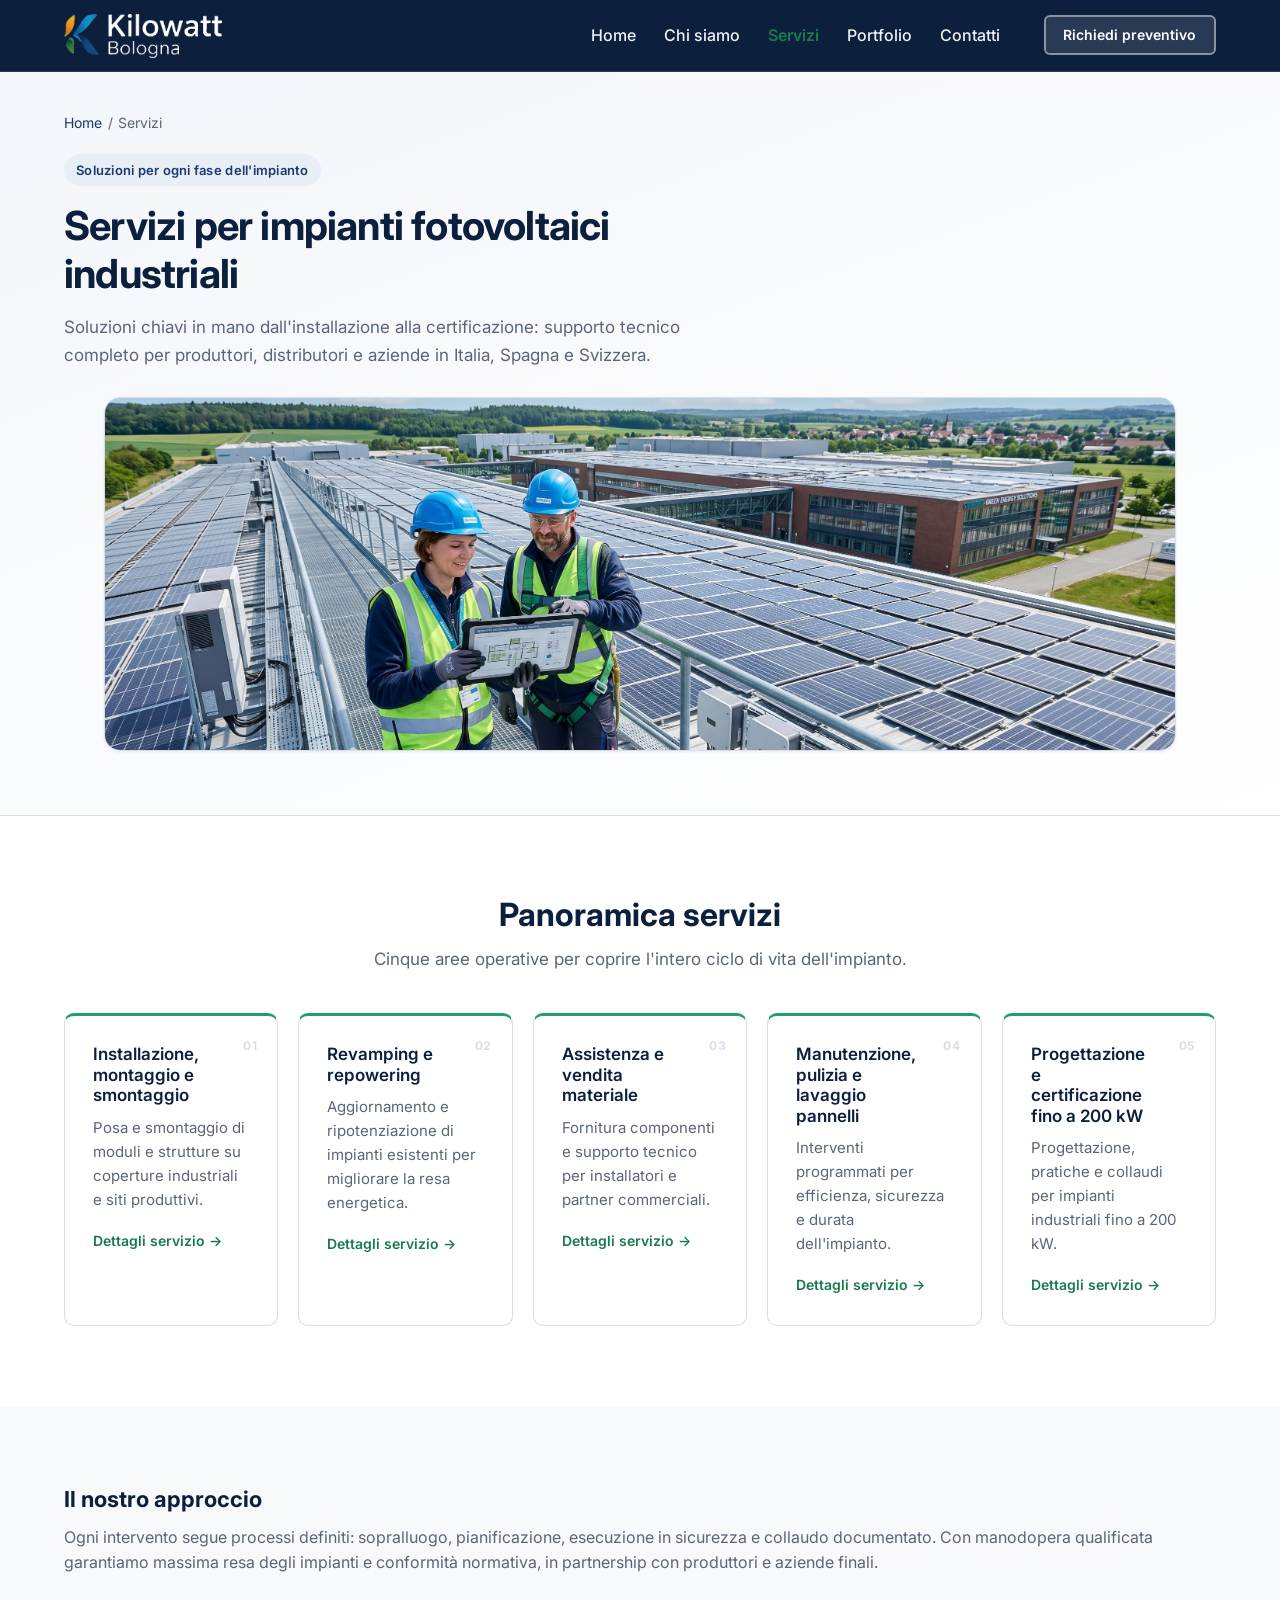
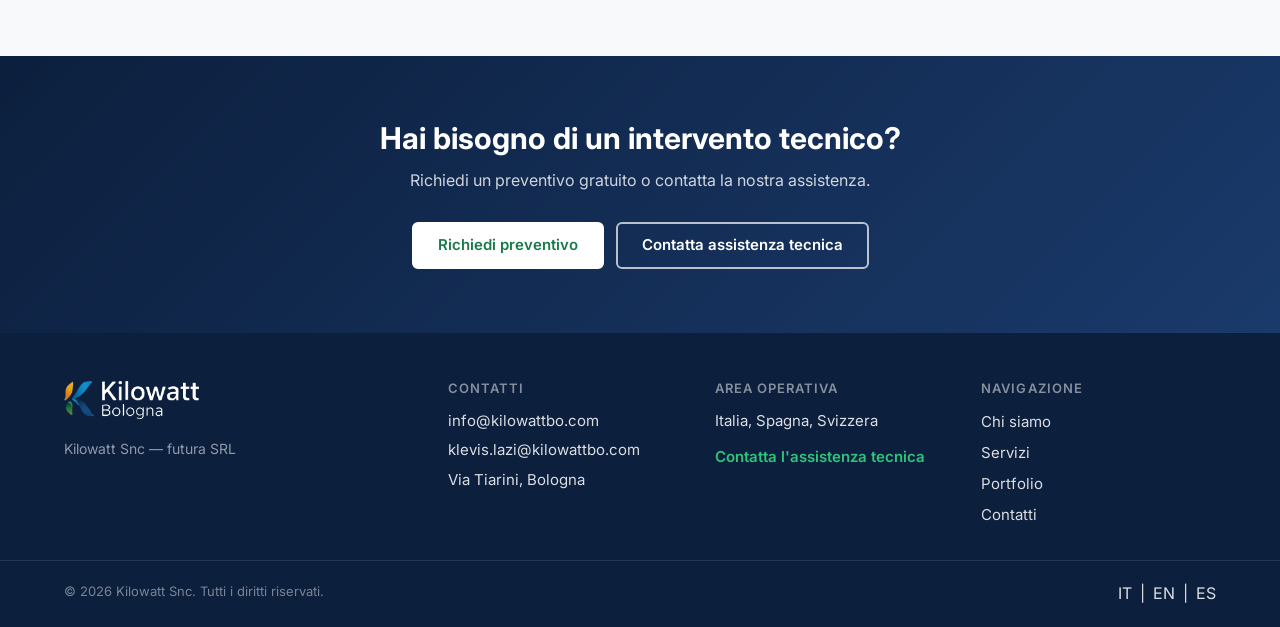
<file: html/servizi.html>
<!DOCTYPE html>
<html lang="it">
<head>
  <meta charset="UTF-8">
  <meta name="viewport" content="width=device-width, initial-scale=1.0">
  <meta name="description" content="Servizi Kilowatt per impianti fotovoltaici industriali: installazione, revamping, manutenzione, assistenza materiale e certificazione fino a 200 kW.">
  <meta name="robots" content="index, follow">
  <link rel="canonical" href="https://www.kilowattbo.com/servizi.html">
  <link rel="alternate" hreflang="it" href="https://www.kilowattbo.com/servizi.html">

  <meta property="og:type" content="website">
  <meta property="og:title" content="Servizi | Kilowatt — Fotovoltaico Industriale">
  <meta property="og:description" content="Soluzioni complete per installazione, revamping, manutenzione e certificazione di impianti fotovoltaici industriali.">
  <meta property="og:url" content="https://www.kilowattbo.com/servizi.html">
  <meta property="og:locale" content="it_IT">

  <title>Servizi fotovoltaico industriale | Kilowatt</title>

  <link rel="preconnect" href="https://fonts.googleapis.com">
  <link rel="preconnect" href="https://fonts.gstatic.com" crossorigin>
  <link href="https://fonts.googleapis.com/css2?family=Inter:wght@400;500;600;700&amp;display=swap" rel="stylesheet">
  <link rel="stylesheet" href="assets/css/style.css">
</head>
<body>
  <a class="skip-link" href="#contenuto-principale">Vai al contenuto principale</a>

  <header class="site-header" id="site-header">
    <div class="container site-header__inner">
      <a href="index.html" class="site-logo" aria-label="Kilowatt — Torna alla homepage">
        <picture class="site-logo__picture site-logo__picture--dark">
          <source srcset="assets/img/logo/kilowatt-logo-dark-text.webp" type="image/webp">
          <img class="site-logo__img" src="assets/img/logo/kilowatt-logo-dark-text.png" alt="Kilowatt Bologna" width="840" height="234">
        </picture>
        <picture class="site-logo__picture site-logo__picture--light">
          <source srcset="assets/img/logo/kilowatt-logo-light-text.webp" type="image/webp">
          <img class="site-logo__img" src="assets/img/logo/kilowatt-logo-light-text.png" alt="" width="840" height="234">
        </picture>
      </a>
      <button class="nav-toggle" type="button" aria-expanded="false" aria-controls="main-nav" aria-label="Apri menu di navigazione">
        <span class="nav-toggle__bar" aria-hidden="true"></span>
        <span class="nav-toggle__bar" aria-hidden="true"></span>
        <span class="nav-toggle__bar" aria-hidden="true"></span>
      </button>
      <nav class="main-nav" id="main-nav" aria-label="Menu principale">
        <ul class="main-nav__list">
          <li><a href="index.html">Home</a></li>
          <li><a href="chi-siamo.html" data-i18n="nav.chi-siamo">Chi siamo</a></li>
          <li><a href="servizi.html" aria-current="page" data-i18n="nav.servizi">Servizi</a></li>
          <li><a href="portfolio.html" data-i18n="nav.portfolio">Portfolio</a></li>
          <li><a href="contatti.html" data-i18n="nav.contatti">Contatti</a></li>
        </ul>
        <a href="contatti.html#preventivo" class="btn btn--primary btn--sm main-nav__cta">Richiedi preventivo</a>
      </nav>
    </div>
  </header>

  <main id="contenuto-principale">
    <section class="page-hero" aria-labelledby="page-title">
      <div class="container">
        <nav class="breadcrumb" aria-label="Percorso di navigazione">
          <a href="index.html">Home</a>
          <span aria-hidden="true">/</span>
          <span aria-current="page">Servizi</span>
        </nav>
        <p class="hero__eyebrow">Soluzioni per ogni fase dell'impianto</p>
        <h1 id="page-title">Servizi per impianti fotovoltaici industriali</h1>
        <p class="page-hero__lead">
          Soluzioni chiavi in mano dall'installazione alla certificazione: supporto tecnico completo
          per produttori, distributori e aziende in Italia, Spagna e Svizzera.
        </p>
        <figure class="page-hero__media">
          <img
            src="assets/img/hero/hero-fotovoltaico-industriale.jpg"
            alt="Sopralluogo tecnico su impianto fotovoltaico industriale"
            width="1200"
            height="675"
            loading="lazy"
          >
        </figure>
      </div>
    </section>

    <section class="section services" aria-labelledby="servizi-title">
      <div class="container">
        <header class="section__header section__header--center">
          <h2 id="servizi-title">Panoramica servizi</h2>
          <p>Cinque aree operative per coprire l'intero ciclo di vita dell'impianto.</p>
        </header>
        <ul class="services__grid">
          <li>
            <article class="service-card">
              <div class="service-card__number" aria-hidden="true">01</div>
              <h3><a href="servizio-installazione.html">Installazione, montaggio e smontaggio</a></h3>
              <p>Posa e smontaggio di moduli e strutture su coperture industriali e siti produttivi.</p>
              <a href="servizio-installazione.html" class="service-card__link">Dettagli servizio</a>
            </article>
          </li>
          <li>
            <article class="service-card">
              <div class="service-card__number" aria-hidden="true">02</div>
              <h3><a href="servizio-revamping.html">Revamping e repowering</a></h3>
              <p>Aggiornamento e ripotenziazione di impianti esistenti per migliorare la resa energetica.</p>
              <a href="servizio-revamping.html" class="service-card__link">Dettagli servizio</a>
            </article>
          </li>
          <li>
            <article class="service-card">
              <div class="service-card__number" aria-hidden="true">03</div>
              <h3><a href="servizio-assistenza-materiale.html">Assistenza e vendita materiale</a></h3>
              <p>Fornitura componenti e supporto tecnico per installatori e partner commerciali.</p>
              <a href="servizio-assistenza-materiale.html" class="service-card__link">Dettagli servizio</a>
            </article>
          </li>
          <li>
            <article class="service-card">
              <div class="service-card__number" aria-hidden="true">04</div>
              <h3><a href="servizio-manutenzione-pulizia.html">Manutenzione, pulizia e lavaggio pannelli</a></h3>
              <p>Interventi programmati per efficienza, sicurezza e durata dell'impianto.</p>
              <a href="servizio-manutenzione-pulizia.html" class="service-card__link">Dettagli servizio</a>
            </article>
          </li>
          <li>
            <article class="service-card">
              <div class="service-card__number" aria-hidden="true">05</div>
              <h3><a href="servizio-progettazione-certificazione.html">Progettazione e certificazione fino a 200 kW</a></h3>
              <p>Progettazione, pratiche e collaudi per impianti industriali fino a 200 kW.</p>
              <a href="servizio-progettazione-certificazione.html" class="service-card__link">Dettagli servizio</a>
            </article>
          </li>
        </ul>
      </div>
    </section>

    <section class="section section--alt" aria-labelledby="approccio-title">
      <div class="container prose">
        <h2 id="approccio-title">Il nostro approccio</h2>
        <p>
          Ogni intervento segue processi definiti: sopralluogo, pianificazione, esecuzione in sicurezza
          e collaudo documentato. Con manodopera qualificata garantiamo massima resa degli impianti
          e conformità normativa, in partnership con produttori e aziende finali.
        </p>
      </div>
    </section>

    <section class="cta-banner" aria-labelledby="cta-title">
      <div class="container cta-banner__inner">
        <h2 id="cta-title">Hai bisogno di un intervento tecnico?</h2>
        <p>Richiedi un preventivo gratuito o contatta la nostra assistenza.</p>
        <div class="cta-banner__actions">
          <a href="contatti.html#preventivo" class="btn btn--primary btn--light">Richiedi preventivo</a>
          <a href="mailto:info@kilowattbo.com" class="btn btn--secondary btn--light">Contatta assistenza tecnica</a>
        </div>
      </div>
    </section>
  </main>

  <footer class="site-footer">
    <div class="container site-footer__grid">
      <div class="site-footer__brand">
        <a href="index.html" class="site-logo site-logo--footer" aria-label="Kilowatt — Torna alla homepage">
          <picture>
            <source srcset="assets/img/logo/kilowatt-logo-light-text.webp" type="image/webp">
            <img class="site-logo__img" src="assets/img/logo/kilowatt-logo-light-text.png" alt="Kilowatt Bologna" width="840" height="234">
          </picture>
        </a>
        <p class="site-footer__note">Kilowatt Snc — futura SRL</p>
      </div>
      <div class="site-footer__col">
        <h2 class="site-footer__heading">Contatti</h2>
        <address class="site-footer__address">
          <p><a href="mailto:info@kilowattbo.com">info@kilowattbo.com</a></p>
          <p><a href="mailto:klevis.lazi@kilowattbo.com">klevis.lazi@kilowattbo.com</a></p>
          <p>Via Tiarini, Bologna</p>
        </address>
      </div>
      <div class="site-footer__col">
        <h2 class="site-footer__heading">Area operativa</h2>
        <p>Italia, Spagna, Svizzera</p>
        <p class="site-footer__assist"><a href="mailto:info@kilowattbo.com">Contatta l'assistenza tecnica</a></p>
      </div>
      <div class="site-footer__col">
        <h2 class="site-footer__heading">Navigazione</h2>
        <ul class="site-footer__nav">
          <li><a href="chi-siamo.html">Chi siamo</a></li>
          <li><a href="servizi.html">Servizi</a></li>
          <li><a href="portfolio.html">Portfolio</a></li>
          <li><a href="contatti.html">Contatti</a></li>
        </ul>
      </div>
    </div>
    <div class="site-footer__bottom">
      <div class="container">
        <p>&copy; <span id="year"></span> Kilowatt Snc. Tutti i diritti riservati.</p>
        <div class="lang-switcher" hidden aria-hidden="true">
          <span>IT</span> | <span>EN</span> | <span>ES</span>
        </div>
      </div>
    </div>
  </footer>

  <script src="assets/js/main.js"></script>
</body>
</html>
</file>
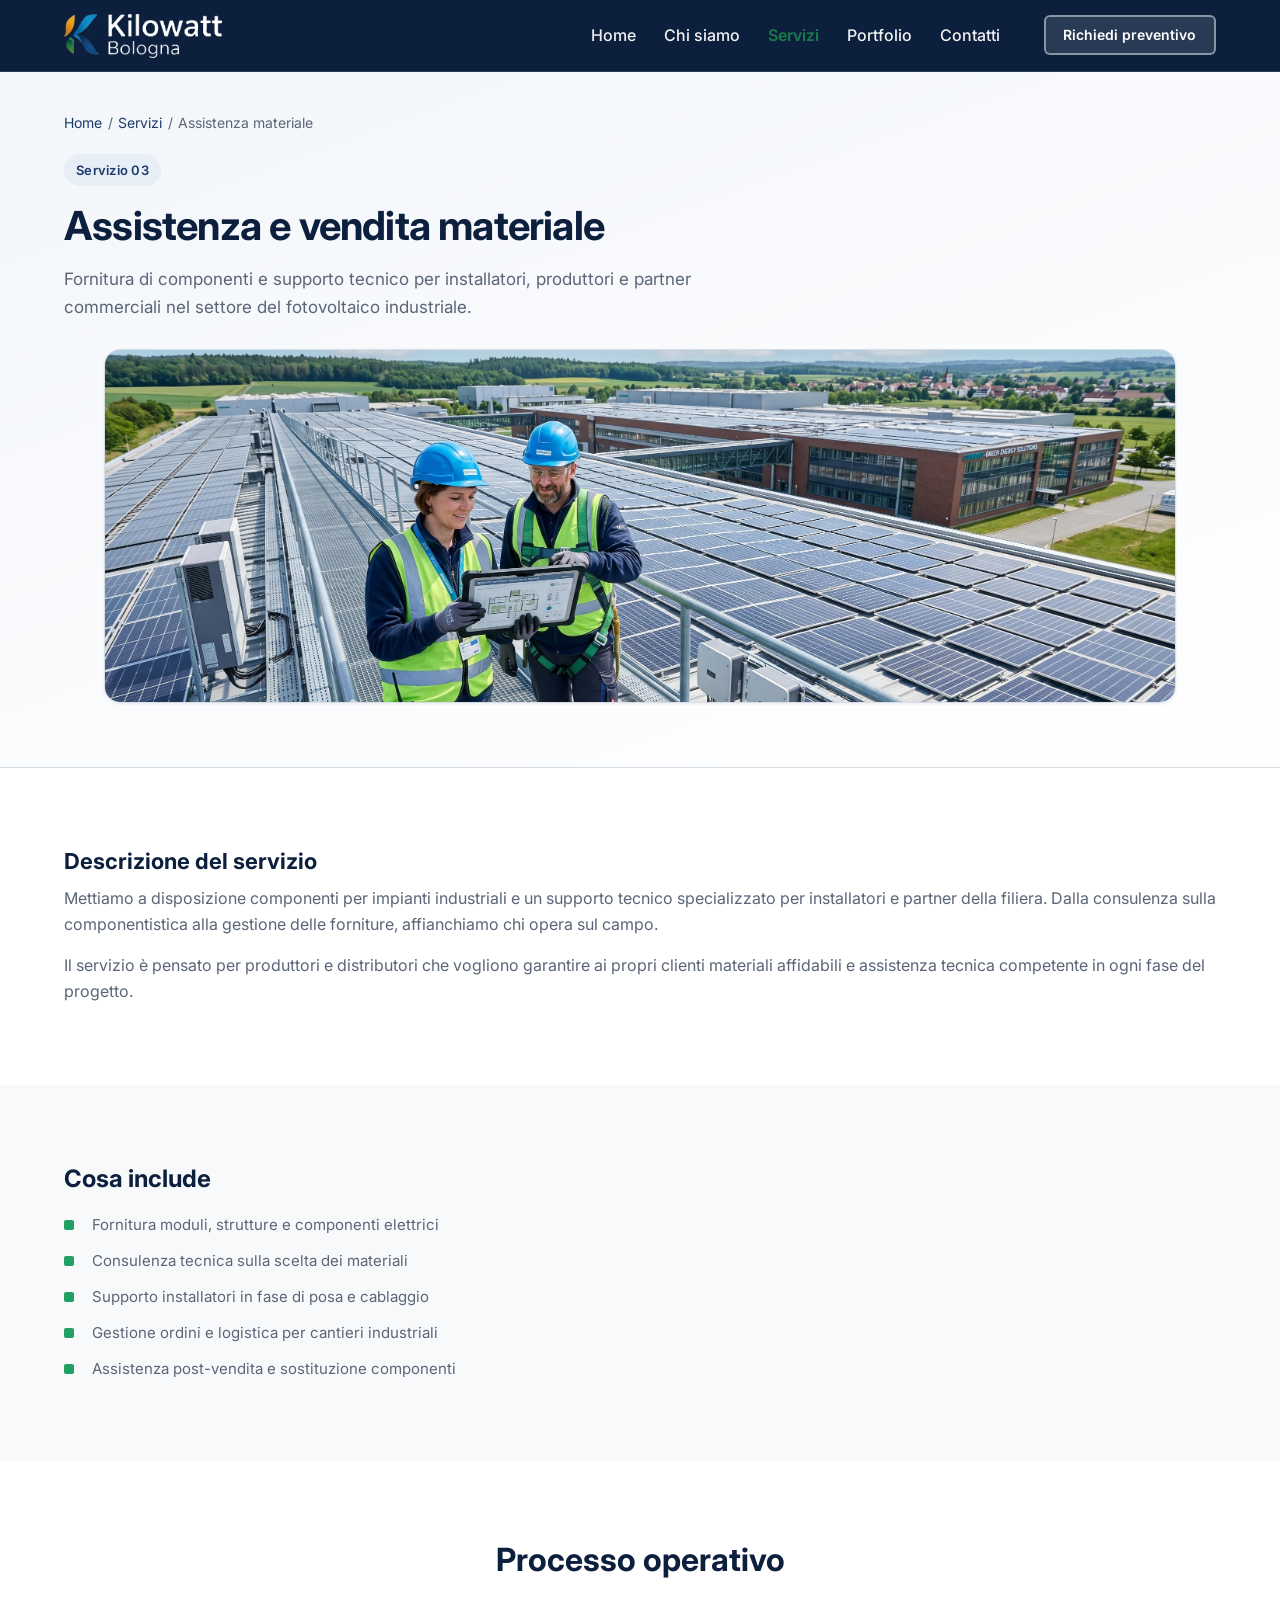
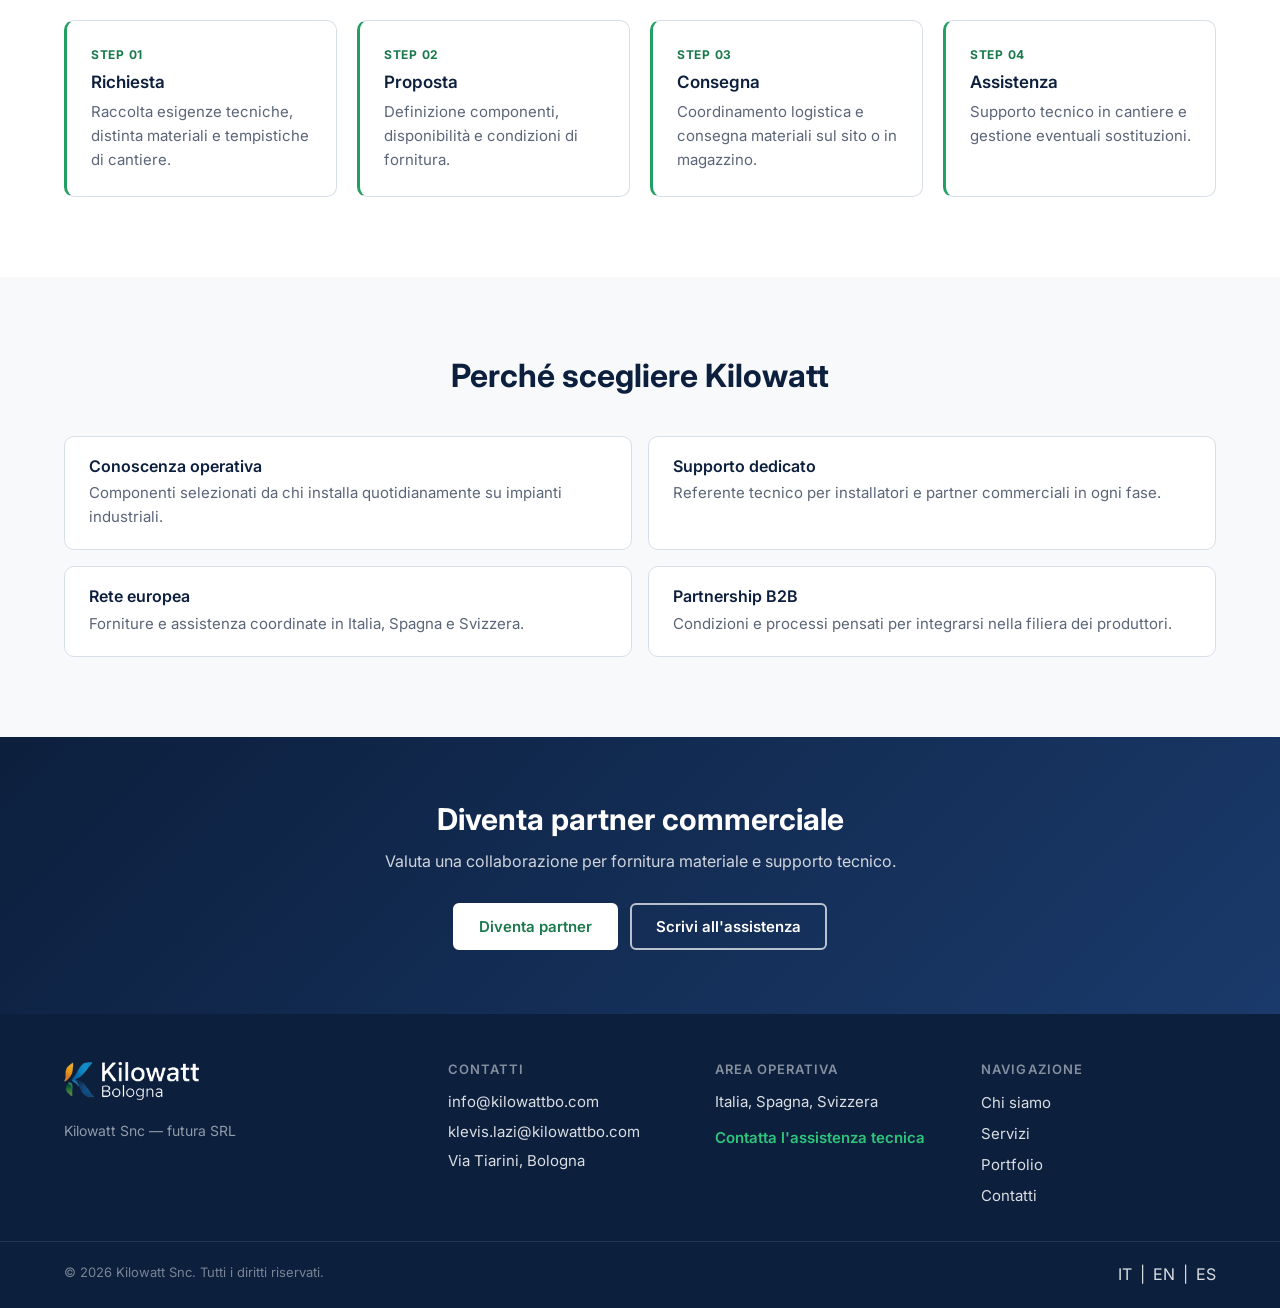
<file: html/servizio-assistenza-materiale.html>
<!DOCTYPE html>
<html lang="it">
<head>
  <meta charset="UTF-8">
  <meta name="viewport" content="width=device-width, initial-scale=1.0">
  <meta name="description" content="Assistenza tecnica e vendita materiale per impianti fotovoltaici industriali. Componenti, supporto installatori e partner commerciali.">
  <meta name="robots" content="index, follow">
  <link rel="canonical" href="https://www.kilowattbo.com/servizio-assistenza-materiale.html">
  <link rel="alternate" hreflang="it" href="https://www.kilowattbo.com/servizio-assistenza-materiale.html">
  <title>Assistenza e vendita materiale fotovoltaico | Kilowatt</title>
  <link rel="preconnect" href="https://fonts.googleapis.com">
  <link rel="preconnect" href="https://fonts.gstatic.com" crossorigin>
  <link href="https://fonts.googleapis.com/css2?family=Inter:wght@400;500;600;700&amp;display=swap" rel="stylesheet">
  <link rel="stylesheet" href="assets/css/style.css">
</head>
<body>
  <a class="skip-link" href="#contenuto-principale">Vai al contenuto principale</a>

  <header class="site-header" id="site-header">
    <div class="container site-header__inner">
      <a href="index.html" class="site-logo" aria-label="Kilowatt — Torna alla homepage">
        <picture class="site-logo__picture site-logo__picture--dark">
          <source srcset="assets/img/logo/kilowatt-logo-dark-text.webp" type="image/webp">
          <img class="site-logo__img" src="assets/img/logo/kilowatt-logo-dark-text.png" alt="Kilowatt Bologna" width="840" height="234">
        </picture>
        <picture class="site-logo__picture site-logo__picture--light">
          <source srcset="assets/img/logo/kilowatt-logo-light-text.webp" type="image/webp">
          <img class="site-logo__img" src="assets/img/logo/kilowatt-logo-light-text.png" alt="" width="840" height="234">
        </picture>
      </a>
      <button class="nav-toggle" type="button" aria-expanded="false" aria-controls="main-nav" aria-label="Apri menu di navigazione">
        <span class="nav-toggle__bar" aria-hidden="true"></span>
        <span class="nav-toggle__bar" aria-hidden="true"></span>
        <span class="nav-toggle__bar" aria-hidden="true"></span>
      </button>
      <nav class="main-nav" id="main-nav" aria-label="Menu principale">
        <ul class="main-nav__list">
          <li><a href="index.html">Home</a></li>
          <li><a href="chi-siamo.html" data-i18n="nav.chi-siamo">Chi siamo</a></li>
          <li><a href="servizi.html" aria-current="page" data-i18n="nav.servizi">Servizi</a></li>
          <li><a href="portfolio.html" data-i18n="nav.portfolio">Portfolio</a></li>
          <li><a href="contatti.html" data-i18n="nav.contatti">Contatti</a></li>
        </ul>
        <a href="contatti.html#preventivo" class="btn btn--primary btn--sm main-nav__cta">Richiedi preventivo</a>
      </nav>
    </div>
  </header>

  <main id="contenuto-principale">
    <section class="page-hero" aria-labelledby="page-title">
      <div class="container">
        <nav class="breadcrumb" aria-label="Percorso di navigazione">
          <a href="index.html">Home</a>
          <span aria-hidden="true">/</span>
          <a href="servizi.html">Servizi</a>
          <span aria-hidden="true">/</span>
          <span aria-current="page">Assistenza materiale</span>
        </nav>
        <p class="hero__eyebrow">Servizio 03</p>
        <h1 id="page-title">Assistenza e vendita materiale</h1>
        <p class="page-hero__lead">
          Fornitura di componenti e supporto tecnico per installatori, produttori e partner
          commerciali nel settore del fotovoltaico industriale.
        </p>
        <figure class="page-hero__media">
          <img
            src="assets/img/hero/hero-fotovoltaico-industriale.jpg"
            alt="Tecnico Kilowatt in sopralluogo su impianto fotovoltaico industriale"
            width="1200"
            height="675"
            loading="lazy"
          >
        </figure>
      </div>
    </section>

    <section class="section" aria-labelledby="desc-title">
      <div class="container prose">
        <h2 id="desc-title">Descrizione del servizio</h2>
        <p>
          Mettiamo a disposizione componenti per impianti industriali e un supporto tecnico
          specializzato per installatori e partner della filiera. Dalla consulenza sulla
          componentistica alla gestione delle forniture, affianchiamo chi opera sul campo.
        </p>
        <p>
          Il servizio è pensato per produttori e distributori che vogliono garantire ai propri
          clienti materiali affidabili e assistenza tecnica competente in ogni fase del progetto.
        </p>
      </div>
    </section>

    <section class="section section--alt" aria-labelledby="include-title">
      <div class="container">
        <h2 id="include-title">Cosa include</h2>
        <ul class="check-list">
          <li>Fornitura moduli, strutture e componenti elettrici</li>
          <li>Consulenza tecnica sulla scelta dei materiali</li>
          <li>Supporto installatori in fase di posa e cablaggio</li>
          <li>Gestione ordini e logistica per cantieri industriali</li>
          <li>Assistenza post-vendita e sostituzione componenti</li>
        </ul>
      </div>
    </section>

    <section class="section" aria-labelledby="process-title">
      <div class="container">
        <header class="section__header section__header--center">
          <h2 id="process-title">Processo operativo</h2>
        </header>
        <ol class="process-steps">
          <li class="process-step">
            <span class="process-step__label">Step 01</span>
            <h3>Richiesta</h3>
            <p>Raccolta esigenze tecniche, distinta materiali e tempistiche di cantiere.</p>
          </li>
          <li class="process-step">
            <span class="process-step__label">Step 02</span>
            <h3>Proposta</h3>
            <p>Definizione componenti, disponibilità e condizioni di fornitura.</p>
          </li>
          <li class="process-step">
            <span class="process-step__label">Step 03</span>
            <h3>Consegna</h3>
            <p>Coordinamento logistica e consegna materiali sul sito o in magazzino.</p>
          </li>
          <li class="process-step">
            <span class="process-step__label">Step 04</span>
            <h3>Assistenza</h3>
            <p>Supporto tecnico in cantiere e gestione eventuali sostituzioni.</p>
          </li>
        </ol>
      </div>
    </section>

    <section class="section section--alt" aria-labelledby="why-title">
      <div class="container">
        <header class="section__header section__header--center">
          <h2 id="why-title">Perché scegliere Kilowatt</h2>
        </header>
        <ul class="why-list">
          <li>
            <h3>Conoscenza operativa</h3>
            <p>Componenti selezionati da chi installa quotidianamente su impianti industriali.</p>
          </li>
          <li>
            <h3>Supporto dedicato</h3>
            <p>Referente tecnico per installatori e partner commerciali in ogni fase.</p>
          </li>
          <li>
            <h3>Rete europea</h3>
            <p>Forniture e assistenza coordinate in Italia, Spagna e Svizzera.</p>
          </li>
          <li>
            <h3>Partnership B2B</h3>
            <p>Condizioni e processi pensati per integrarsi nella filiera dei produttori.</p>
          </li>
        </ul>
      </div>
    </section>

    <section class="cta-banner" aria-labelledby="cta-title">
      <div class="container cta-banner__inner">
        <h2 id="cta-title">Diventa partner commerciale</h2>
        <p>Valuta una collaborazione per fornitura materiale e supporto tecnico.</p>
        <div class="cta-banner__actions">
          <a href="contatti.html#partner" class="btn btn--primary btn--light">Diventa partner</a>
          <a href="mailto:klevis.lazi@kilowattbo.com" class="btn btn--secondary btn--light">Scrivi all'assistenza</a>
        </div>
      </div>
    </section>
  </main>

  <footer class="site-footer">
    <div class="container site-footer__grid">
      <div class="site-footer__brand">
        <a href="index.html" class="site-logo site-logo--footer" aria-label="Kilowatt — Torna alla homepage">
          <picture>
            <source srcset="assets/img/logo/kilowatt-logo-light-text.webp" type="image/webp">
            <img class="site-logo__img" src="assets/img/logo/kilowatt-logo-light-text.png" alt="Kilowatt Bologna" width="840" height="234">
          </picture>
        </a>
        <p class="site-footer__note">Kilowatt Snc — futura SRL</p>
      </div>
      <div class="site-footer__col">
        <h2 class="site-footer__heading">Contatti</h2>
        <address class="site-footer__address">
          <p><a href="mailto:info@kilowattbo.com">info@kilowattbo.com</a></p>
          <p><a href="mailto:klevis.lazi@kilowattbo.com">klevis.lazi@kilowattbo.com</a></p>
          <p>Via Tiarini, Bologna</p>
        </address>
      </div>
      <div class="site-footer__col">
        <h2 class="site-footer__heading">Area operativa</h2>
        <p>Italia, Spagna, Svizzera</p>
        <p class="site-footer__assist"><a href="mailto:info@kilowattbo.com">Contatta l'assistenza tecnica</a></p>
      </div>
      <div class="site-footer__col">
        <h2 class="site-footer__heading">Navigazione</h2>
        <ul class="site-footer__nav">
          <li><a href="chi-siamo.html">Chi siamo</a></li>
          <li><a href="servizi.html">Servizi</a></li>
          <li><a href="portfolio.html">Portfolio</a></li>
          <li><a href="contatti.html">Contatti</a></li>
        </ul>
      </div>
    </div>
    <div class="site-footer__bottom">
      <div class="container">
        <p>&copy; <span id="year"></span> Kilowatt Snc. Tutti i diritti riservati.</p>
        <div class="lang-switcher" hidden aria-hidden="true">
          <span>IT</span> | <span>EN</span> | <span>ES</span>
        </div>
      </div>
    </div>
  </footer>

  <script src="assets/js/main.js"></script>
</body>
</html>
</file>
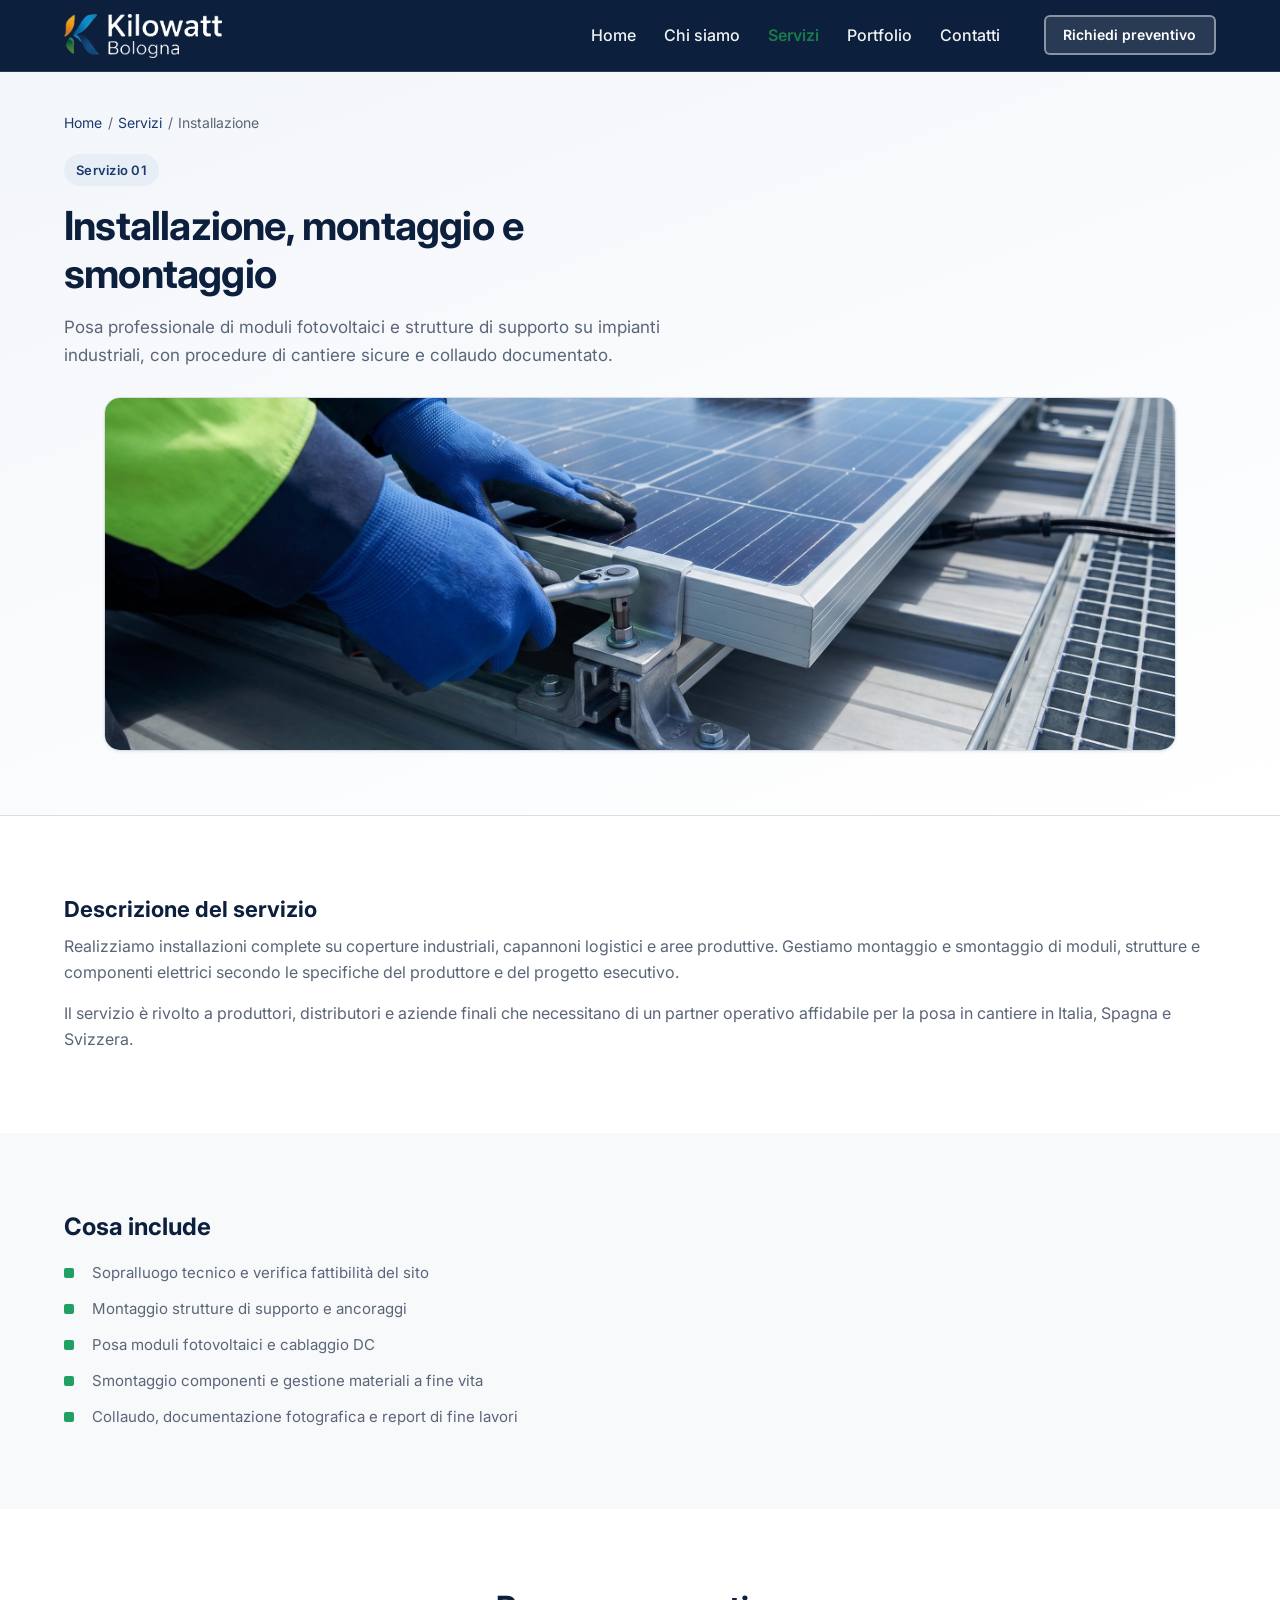
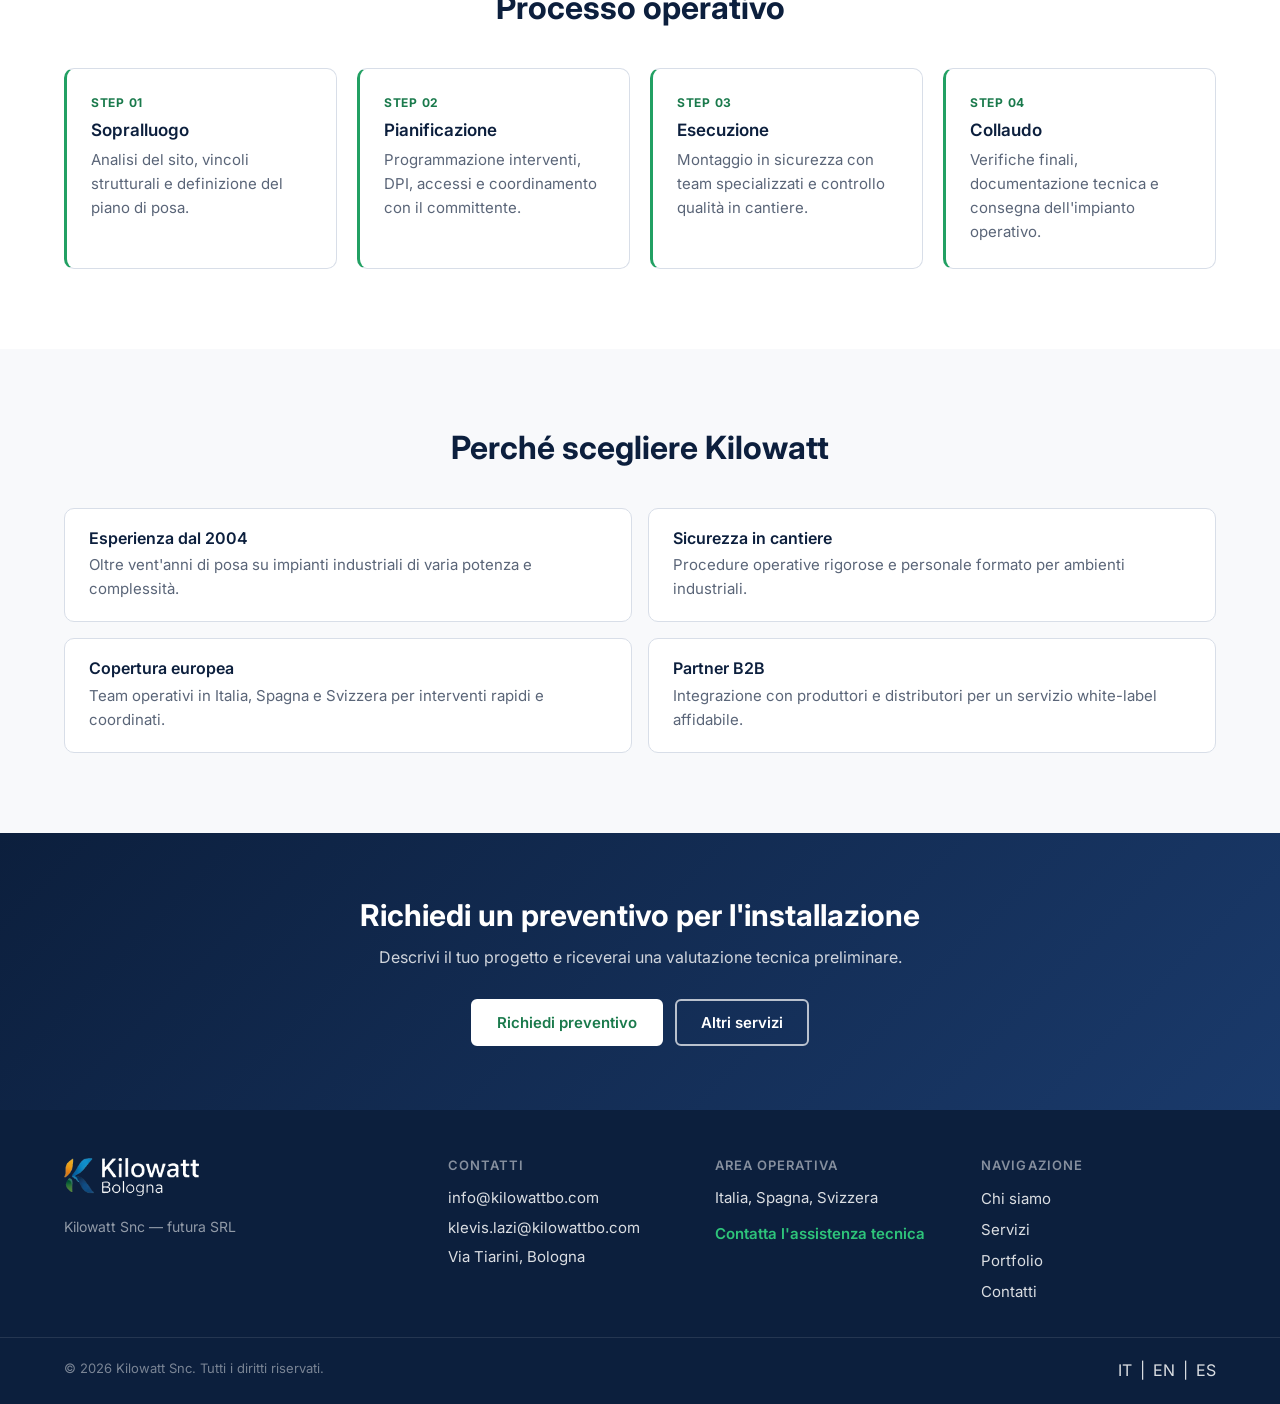
<file: html/servizio-installazione.html>
<!DOCTYPE html>
<html lang="it">
<head>
  <meta charset="UTF-8">
  <meta name="viewport" content="width=device-width, initial-scale=1.0">
  <meta name="description" content="Installazione e montaggio impianti fotovoltaici industriali. Posa, smontaggio e collaudo su coperture e siti produttivi in Italia ed Europa.">
  <meta name="robots" content="index, follow">
  <link rel="canonical" href="https://www.kilowattbo.com/servizio-installazione.html">
  <link rel="alternate" hreflang="it" href="https://www.kilowattbo.com/servizio-installazione.html">
  <title>Installazione impianti fotovoltaici industriali | Kilowatt</title>
  <link rel="preconnect" href="https://fonts.googleapis.com">
  <link rel="preconnect" href="https://fonts.gstatic.com" crossorigin>
  <link href="https://fonts.googleapis.com/css2?family=Inter:wght@400;500;600;700&amp;display=swap" rel="stylesheet">
  <link rel="stylesheet" href="assets/css/style.css">
</head>
<body>
  <a class="skip-link" href="#contenuto-principale">Vai al contenuto principale</a>

  <header class="site-header" id="site-header">
    <div class="container site-header__inner">
      <a href="index.html" class="site-logo" aria-label="Kilowatt — Torna alla homepage">
        <picture class="site-logo__picture site-logo__picture--dark">
          <source srcset="assets/img/logo/kilowatt-logo-dark-text.webp" type="image/webp">
          <img class="site-logo__img" src="assets/img/logo/kilowatt-logo-dark-text.png" alt="Kilowatt Bologna" width="840" height="234">
        </picture>
        <picture class="site-logo__picture site-logo__picture--light">
          <source srcset="assets/img/logo/kilowatt-logo-light-text.webp" type="image/webp">
          <img class="site-logo__img" src="assets/img/logo/kilowatt-logo-light-text.png" alt="" width="840" height="234">
        </picture>
      </a>
      <button class="nav-toggle" type="button" aria-expanded="false" aria-controls="main-nav" aria-label="Apri menu di navigazione">
        <span class="nav-toggle__bar" aria-hidden="true"></span>
        <span class="nav-toggle__bar" aria-hidden="true"></span>
        <span class="nav-toggle__bar" aria-hidden="true"></span>
      </button>
      <nav class="main-nav" id="main-nav" aria-label="Menu principale">
        <ul class="main-nav__list">
          <li><a href="index.html">Home</a></li>
          <li><a href="chi-siamo.html" data-i18n="nav.chi-siamo">Chi siamo</a></li>
          <li><a href="servizi.html" aria-current="page" data-i18n="nav.servizi">Servizi</a></li>
          <li><a href="portfolio.html" data-i18n="nav.portfolio">Portfolio</a></li>
          <li><a href="contatti.html" data-i18n="nav.contatti">Contatti</a></li>
        </ul>
        <a href="contatti.html#preventivo" class="btn btn--primary btn--sm main-nav__cta">Richiedi preventivo</a>
      </nav>
    </div>
  </header>

  <main id="contenuto-principale">
    <section class="page-hero" aria-labelledby="page-title">
      <div class="container">
        <nav class="breadcrumb" aria-label="Percorso di navigazione">
          <a href="index.html">Home</a>
          <span aria-hidden="true">/</span>
          <a href="servizi.html">Servizi</a>
          <span aria-hidden="true">/</span>
          <span aria-current="page">Installazione</span>
        </nav>
        <p class="hero__eyebrow">Servizio 01</p>
        <h1 id="page-title">Installazione, montaggio e smontaggio</h1>
        <p class="page-hero__lead">
          Posa professionale di moduli fotovoltaici e strutture di supporto su impianti industriali,
          con procedure di cantiere sicure e collaudo documentato.
        </p>
        <figure class="page-hero__media">
          <img
            src="assets/img/servizi/installazione-montaggio.jpg"
            alt="Montaggio e posa moduli fotovoltaici su copertura industriale"
            width="1200"
            height="675"
            loading="lazy"
          >
        </figure>
      </div>
    </section>

    <section class="section" aria-labelledby="desc-title">
      <div class="container prose">
        <h2 id="desc-title">Descrizione del servizio</h2>
        <p>
          Realizziamo installazioni complete su coperture industriali, capannoni logistici e aree
          produttive. Gestiamo montaggio e smontaggio di moduli, strutture e componenti elettrici
          secondo le specifiche del produttore e del progetto esecutivo.
        </p>
        <p>
          Il servizio è rivolto a produttori, distributori e aziende finali che necessitano di un
          partner operativo affidabile per la posa in cantiere in Italia, Spagna e Svizzera.
        </p>
      </div>
    </section>

    <section class="section section--alt" aria-labelledby="include-title">
      <div class="container">
        <h2 id="include-title">Cosa include</h2>
        <ul class="check-list">
          <li>Sopralluogo tecnico e verifica fattibilità del sito</li>
          <li>Montaggio strutture di supporto e ancoraggi</li>
          <li>Posa moduli fotovoltaici e cablaggio DC</li>
          <li>Smontaggio componenti e gestione materiali a fine vita</li>
          <li>Collaudo, documentazione fotografica e report di fine lavori</li>
        </ul>
      </div>
    </section>

    <section class="section" aria-labelledby="process-title">
      <div class="container">
        <header class="section__header section__header--center">
          <h2 id="process-title">Processo operativo</h2>
        </header>
        <ol class="process-steps">
          <li class="process-step">
            <span class="process-step__label">Step 01</span>
            <h3>Sopralluogo</h3>
            <p>Analisi del sito, vincoli strutturali e definizione del piano di posa.</p>
          </li>
          <li class="process-step">
            <span class="process-step__label">Step 02</span>
            <h3>Pianificazione</h3>
            <p>Programmazione interventi, DPI, accessi e coordinamento con il committente.</p>
          </li>
          <li class="process-step">
            <span class="process-step__label">Step 03</span>
            <h3>Esecuzione</h3>
            <p>Montaggio in sicurezza con team specializzati e controllo qualità in cantiere.</p>
          </li>
          <li class="process-step">
            <span class="process-step__label">Step 04</span>
            <h3>Collaudo</h3>
            <p>Verifiche finali, documentazione tecnica e consegna dell'impianto operativo.</p>
          </li>
        </ol>
      </div>
    </section>

    <section class="section section--alt" aria-labelledby="why-title">
      <div class="container">
        <header class="section__header section__header--center">
          <h2 id="why-title">Perché scegliere Kilowatt</h2>
        </header>
        <ul class="why-list">
          <li>
            <h3>Esperienza dal 2004</h3>
            <p>Oltre vent'anni di posa su impianti industriali di varia potenza e complessità.</p>
          </li>
          <li>
            <h3>Sicurezza in cantiere</h3>
            <p>Procedure operative rigorose e personale formato per ambienti industriali.</p>
          </li>
          <li>
            <h3>Copertura europea</h3>
            <p>Team operativi in Italia, Spagna e Svizzera per interventi rapidi e coordinati.</p>
          </li>
          <li>
            <h3>Partner B2B</h3>
            <p>Integrazione con produttori e distributori per un servizio white-label affidabile.</p>
          </li>
        </ul>
      </div>
    </section>

    <section class="cta-banner" aria-labelledby="cta-title">
      <div class="container cta-banner__inner">
        <h2 id="cta-title">Richiedi un preventivo per l'installazione</h2>
        <p>Descrivi il tuo progetto e riceverai una valutazione tecnica preliminare.</p>
        <div class="cta-banner__actions">
          <a href="contatti.html#preventivo" class="btn btn--primary btn--light">Richiedi preventivo</a>
          <a href="servizi.html" class="btn btn--secondary btn--light">Altri servizi</a>
        </div>
      </div>
    </section>
  </main>

  <footer class="site-footer">
    <div class="container site-footer__grid">
      <div class="site-footer__brand">
        <a href="index.html" class="site-logo site-logo--footer" aria-label="Kilowatt — Torna alla homepage">
          <picture>
            <source srcset="assets/img/logo/kilowatt-logo-light-text.webp" type="image/webp">
            <img class="site-logo__img" src="assets/img/logo/kilowatt-logo-light-text.png" alt="Kilowatt Bologna" width="840" height="234">
          </picture>
        </a>
        <p class="site-footer__note">Kilowatt Snc — futura SRL</p>
      </div>
      <div class="site-footer__col">
        <h2 class="site-footer__heading">Contatti</h2>
        <address class="site-footer__address">
          <p><a href="mailto:info@kilowattbo.com">info@kilowattbo.com</a></p>
          <p><a href="mailto:klevis.lazi@kilowattbo.com">klevis.lazi@kilowattbo.com</a></p>
          <p>Via Tiarini, Bologna</p>
        </address>
      </div>
      <div class="site-footer__col">
        <h2 class="site-footer__heading">Area operativa</h2>
        <p>Italia, Spagna, Svizzera</p>
        <p class="site-footer__assist"><a href="mailto:info@kilowattbo.com">Contatta l'assistenza tecnica</a></p>
      </div>
      <div class="site-footer__col">
        <h2 class="site-footer__heading">Navigazione</h2>
        <ul class="site-footer__nav">
          <li><a href="chi-siamo.html">Chi siamo</a></li>
          <li><a href="servizi.html">Servizi</a></li>
          <li><a href="portfolio.html">Portfolio</a></li>
          <li><a href="contatti.html">Contatti</a></li>
        </ul>
      </div>
    </div>
    <div class="site-footer__bottom">
      <div class="container">
        <p>&copy; <span id="year"></span> Kilowatt Snc. Tutti i diritti riservati.</p>
        <div class="lang-switcher" hidden aria-hidden="true">
          <span>IT</span> | <span>EN</span> | <span>ES</span>
        </div>
      </div>
    </div>
  </footer>

  <script src="assets/js/main.js"></script>
</body>
</html>
</file>
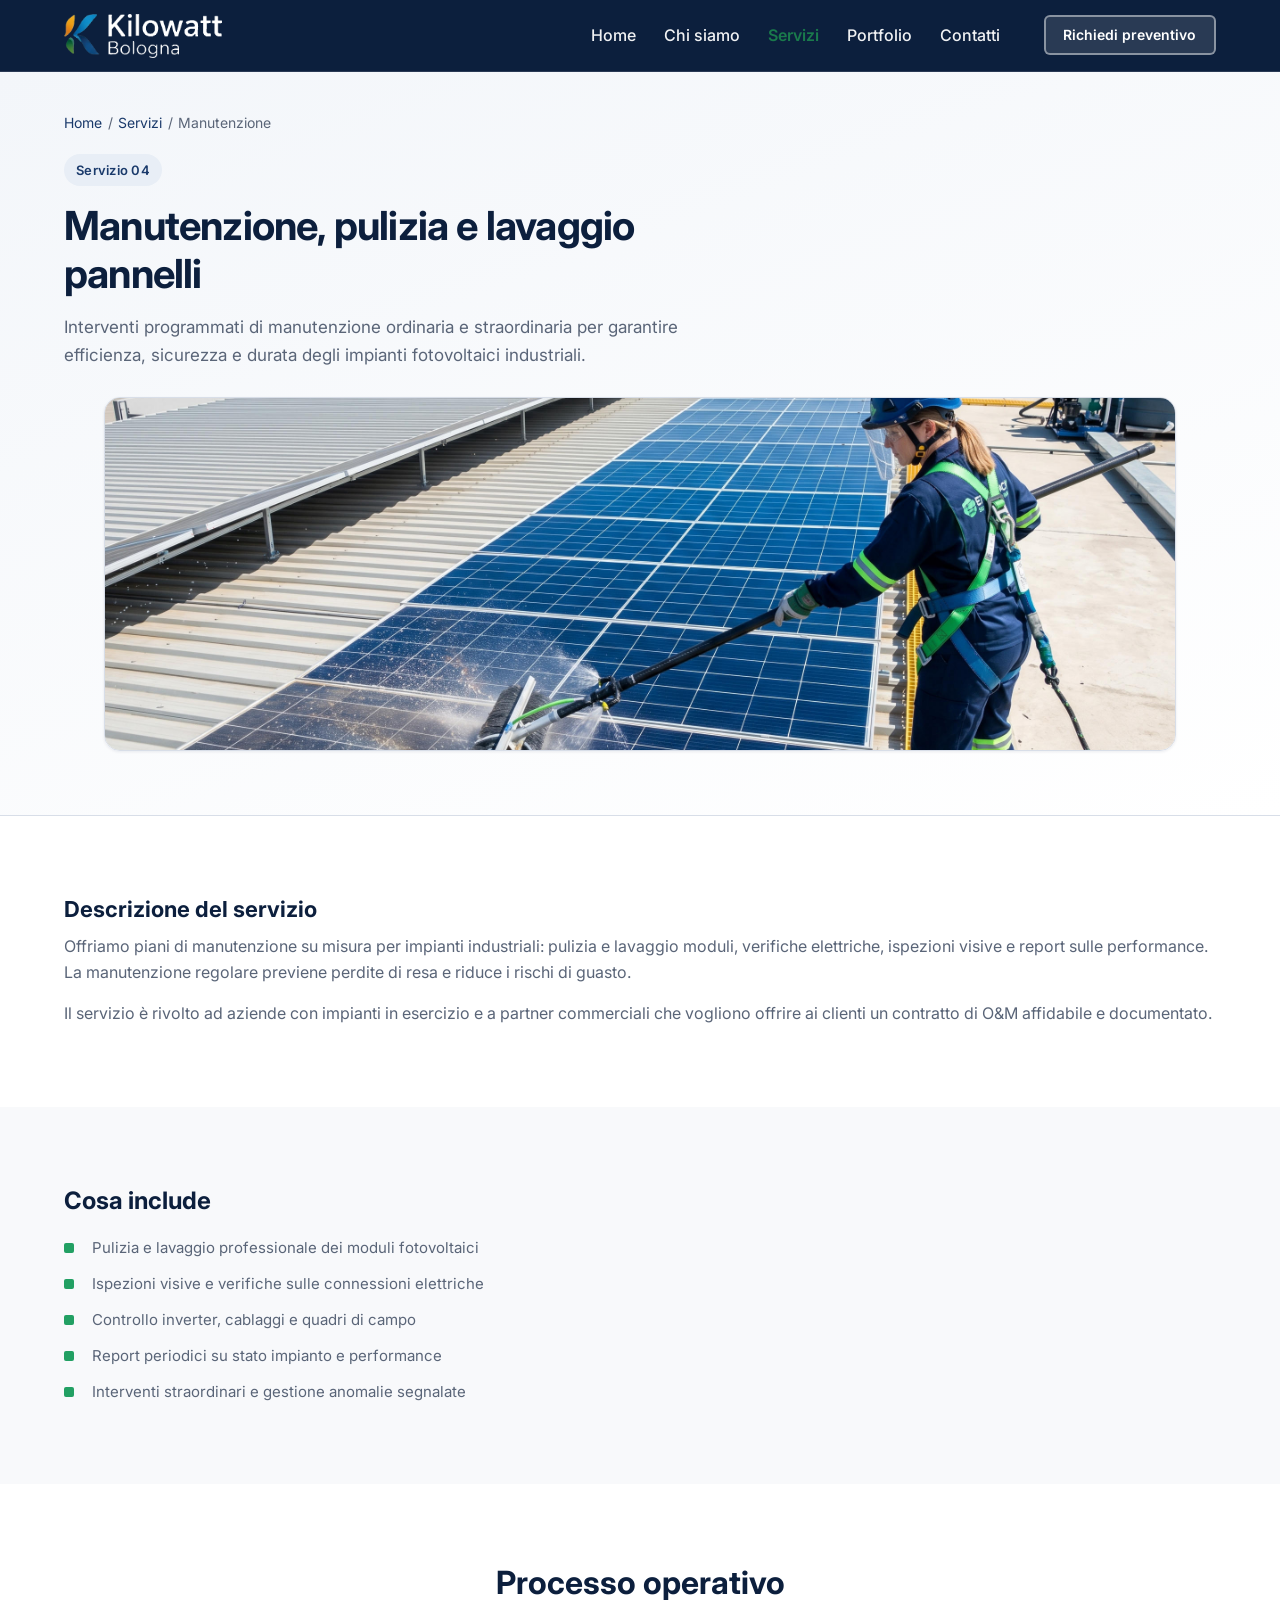
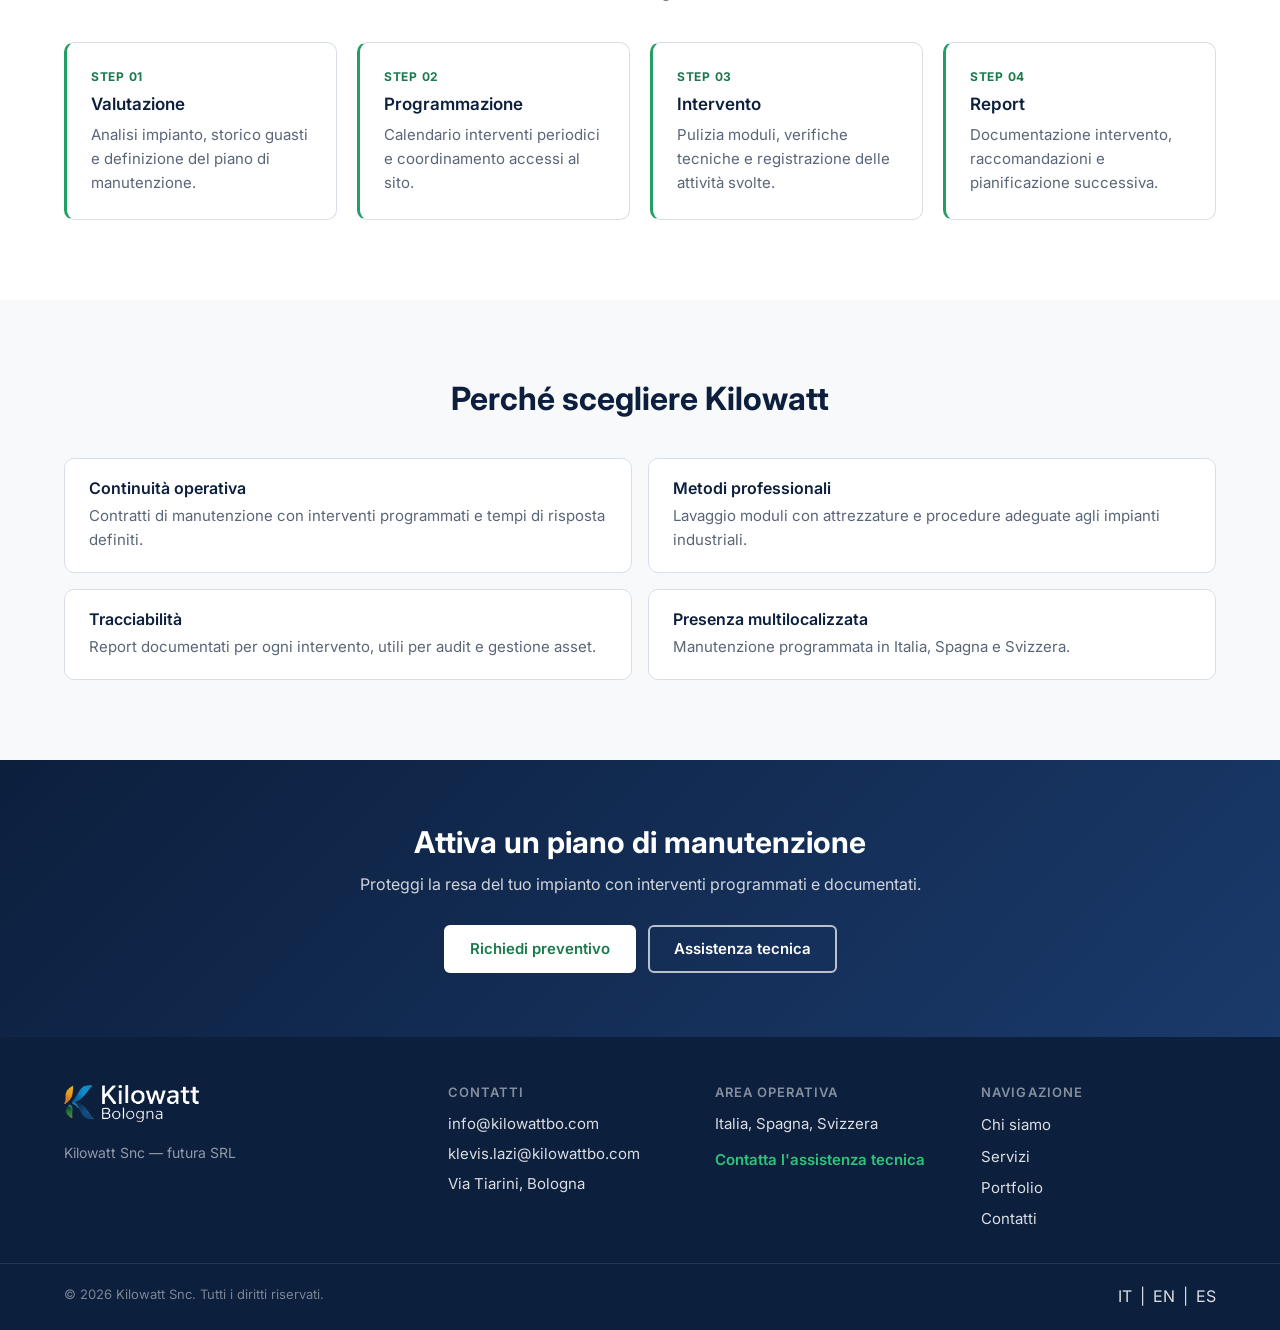
<file: html/servizio-manutenzione-pulizia.html>
<!DOCTYPE html>
<html lang="it">
<head>
  <meta charset="UTF-8">
  <meta name="viewport" content="width=device-width, initial-scale=1.0">
  <meta name="description" content="Manutenzione fotovoltaico industriale: pulizia, lavaggio pannelli e interventi programmati per aziende in Italia ed Europa.">
  <meta name="robots" content="index, follow">
  <link rel="canonical" href="https://www.kilowattbo.com/servizio-manutenzione-pulizia.html">
  <link rel="alternate" hreflang="it" href="https://www.kilowattbo.com/servizio-manutenzione-pulizia.html">
  <title>Manutenzione e pulizia pannelli fotovoltaici industriali | Kilowatt</title>
  <link rel="preconnect" href="https://fonts.googleapis.com">
  <link rel="preconnect" href="https://fonts.gstatic.com" crossorigin>
  <link href="https://fonts.googleapis.com/css2?family=Inter:wght@400;500;600;700&amp;display=swap" rel="stylesheet">
  <link rel="stylesheet" href="assets/css/style.css">
</head>
<body>
  <a class="skip-link" href="#contenuto-principale">Vai al contenuto principale</a>

  <header class="site-header" id="site-header">
    <div class="container site-header__inner">
      <a href="index.html" class="site-logo" aria-label="Kilowatt — Torna alla homepage">
        <picture class="site-logo__picture site-logo__picture--dark">
          <source srcset="assets/img/logo/kilowatt-logo-dark-text.webp" type="image/webp">
          <img class="site-logo__img" src="assets/img/logo/kilowatt-logo-dark-text.png" alt="Kilowatt Bologna" width="840" height="234">
        </picture>
        <picture class="site-logo__picture site-logo__picture--light">
          <source srcset="assets/img/logo/kilowatt-logo-light-text.webp" type="image/webp">
          <img class="site-logo__img" src="assets/img/logo/kilowatt-logo-light-text.png" alt="" width="840" height="234">
        </picture>
      </a>
      <button class="nav-toggle" type="button" aria-expanded="false" aria-controls="main-nav" aria-label="Apri menu di navigazione">
        <span class="nav-toggle__bar" aria-hidden="true"></span>
        <span class="nav-toggle__bar" aria-hidden="true"></span>
        <span class="nav-toggle__bar" aria-hidden="true"></span>
      </button>
      <nav class="main-nav" id="main-nav" aria-label="Menu principale">
        <ul class="main-nav__list">
          <li><a href="index.html">Home</a></li>
          <li><a href="chi-siamo.html" data-i18n="nav.chi-siamo">Chi siamo</a></li>
          <li><a href="servizi.html" aria-current="page" data-i18n="nav.servizi">Servizi</a></li>
          <li><a href="portfolio.html" data-i18n="nav.portfolio">Portfolio</a></li>
          <li><a href="contatti.html" data-i18n="nav.contatti">Contatti</a></li>
        </ul>
        <a href="contatti.html#preventivo" class="btn btn--primary btn--sm main-nav__cta">Richiedi preventivo</a>
      </nav>
    </div>
  </header>

  <main id="contenuto-principale">
    <section class="page-hero" aria-labelledby="page-title">
      <div class="container">
        <nav class="breadcrumb" aria-label="Percorso di navigazione">
          <a href="index.html">Home</a>
          <span aria-hidden="true">/</span>
          <a href="servizi.html">Servizi</a>
          <span aria-hidden="true">/</span>
          <span aria-current="page">Manutenzione</span>
        </nav>
        <p class="hero__eyebrow">Servizio 04</p>
        <h1 id="page-title">Manutenzione, pulizia e lavaggio pannelli</h1>
        <p class="page-hero__lead">
          Interventi programmati di manutenzione ordinaria e straordinaria per garantire
          efficienza, sicurezza e durata degli impianti fotovoltaici industriali.
        </p>
        <figure class="page-hero__media">
          <img
            src="assets/img/servizi/manutenzione-pulizia.jpg"
            alt="Pulizia e manutenzione moduli fotovoltaici su impianto industriale"
            width="1200"
            height="675"
            loading="lazy"
          >
        </figure>
      </div>
    </section>

    <section class="section" aria-labelledby="desc-title">
      <div class="container prose">
        <h2 id="desc-title">Descrizione del servizio</h2>
        <p>
          Offriamo piani di manutenzione su misura per impianti industriali: pulizia e lavaggio
          moduli, verifiche elettriche, ispezioni visive e report sulle performance. La manutenzione
          regolare previene perdite di resa e riduce i rischi di guasto.
        </p>
        <p>
          Il servizio è rivolto ad aziende con impianti in esercizio e a partner commerciali che
          vogliono offrire ai clienti un contratto di O&amp;M affidabile e documentato.
        </p>
      </div>
    </section>

    <section class="section section--alt" aria-labelledby="include-title">
      <div class="container">
        <h2 id="include-title">Cosa include</h2>
        <ul class="check-list">
          <li>Pulizia e lavaggio professionale dei moduli fotovoltaici</li>
          <li>Ispezioni visive e verifiche sulle connessioni elettriche</li>
          <li>Controllo inverter, cablaggi e quadri di campo</li>
          <li>Report periodici su stato impianto e performance</li>
          <li>Interventi straordinari e gestione anomalie segnalate</li>
        </ul>
      </div>
    </section>

    <section class="section" aria-labelledby="process-title">
      <div class="container">
        <header class="section__header section__header--center">
          <h2 id="process-title">Processo operativo</h2>
        </header>
        <ol class="process-steps">
          <li class="process-step">
            <span class="process-step__label">Step 01</span>
            <h3>Valutazione</h3>
            <p>Analisi impianto, storico guasti e definizione del piano di manutenzione.</p>
          </li>
          <li class="process-step">
            <span class="process-step__label">Step 02</span>
            <h3>Programmazione</h3>
            <p>Calendario interventi periodici e coordinamento accessi al sito.</p>
          </li>
          <li class="process-step">
            <span class="process-step__label">Step 03</span>
            <h3>Intervento</h3>
            <p>Pulizia moduli, verifiche tecniche e registrazione delle attività svolte.</p>
          </li>
          <li class="process-step">
            <span class="process-step__label">Step 04</span>
            <h3>Report</h3>
            <p>Documentazione intervento, raccomandazioni e pianificazione successiva.</p>
          </li>
        </ol>
      </div>
    </section>

    <section class="section section--alt" aria-labelledby="why-title">
      <div class="container">
        <header class="section__header section__header--center">
          <h2 id="why-title">Perché scegliere Kilowatt</h2>
        </header>
        <ul class="why-list">
          <li>
            <h3>Continuità operativa</h3>
            <p>Contratti di manutenzione con interventi programmati e tempi di risposta definiti.</p>
          </li>
          <li>
            <h3>Metodi professionali</h3>
            <p>Lavaggio moduli con attrezzature e procedure adeguate agli impianti industriali.</p>
          </li>
          <li>
            <h3>Tracciabilità</h3>
            <p>Report documentati per ogni intervento, utili per audit e gestione asset.</p>
          </li>
          <li>
            <h3>Presenza multilocalizzata</h3>
            <p>Manutenzione programmata in Italia, Spagna e Svizzera.</p>
          </li>
        </ul>
      </div>
    </section>

    <section class="cta-banner" aria-labelledby="cta-title">
      <div class="container cta-banner__inner">
        <h2 id="cta-title">Attiva un piano di manutenzione</h2>
        <p>Proteggi la resa del tuo impianto con interventi programmati e documentati.</p>
        <div class="cta-banner__actions">
          <a href="contatti.html#preventivo" class="btn btn--primary btn--light">Richiedi preventivo</a>
          <a href="mailto:info@kilowattbo.com" class="btn btn--secondary btn--light">Assistenza tecnica</a>
        </div>
      </div>
    </section>
  </main>

  <footer class="site-footer">
    <div class="container site-footer__grid">
      <div class="site-footer__brand">
        <a href="index.html" class="site-logo site-logo--footer" aria-label="Kilowatt — Torna alla homepage">
          <picture>
            <source srcset="assets/img/logo/kilowatt-logo-light-text.webp" type="image/webp">
            <img class="site-logo__img" src="assets/img/logo/kilowatt-logo-light-text.png" alt="Kilowatt Bologna" width="840" height="234">
          </picture>
        </a>
        <p class="site-footer__note">Kilowatt Snc — futura SRL</p>
      </div>
      <div class="site-footer__col">
        <h2 class="site-footer__heading">Contatti</h2>
        <address class="site-footer__address">
          <p><a href="mailto:info@kilowattbo.com">info@kilowattbo.com</a></p>
          <p><a href="mailto:klevis.lazi@kilowattbo.com">klevis.lazi@kilowattbo.com</a></p>
          <p>Via Tiarini, Bologna</p>
        </address>
      </div>
      <div class="site-footer__col">
        <h2 class="site-footer__heading">Area operativa</h2>
        <p>Italia, Spagna, Svizzera</p>
        <p class="site-footer__assist"><a href="mailto:info@kilowattbo.com">Contatta l'assistenza tecnica</a></p>
      </div>
      <div class="site-footer__col">
        <h2 class="site-footer__heading">Navigazione</h2>
        <ul class="site-footer__nav">
          <li><a href="chi-siamo.html">Chi siamo</a></li>
          <li><a href="servizi.html">Servizi</a></li>
          <li><a href="portfolio.html">Portfolio</a></li>
          <li><a href="contatti.html">Contatti</a></li>
        </ul>
      </div>
    </div>
    <div class="site-footer__bottom">
      <div class="container">
        <p>&copy; <span id="year"></span> Kilowatt Snc. Tutti i diritti riservati.</p>
        <div class="lang-switcher" hidden aria-hidden="true">
          <span>IT</span> | <span>EN</span> | <span>ES</span>
        </div>
      </div>
    </div>
  </footer>

  <script src="assets/js/main.js"></script>
</body>
</html>
</file>
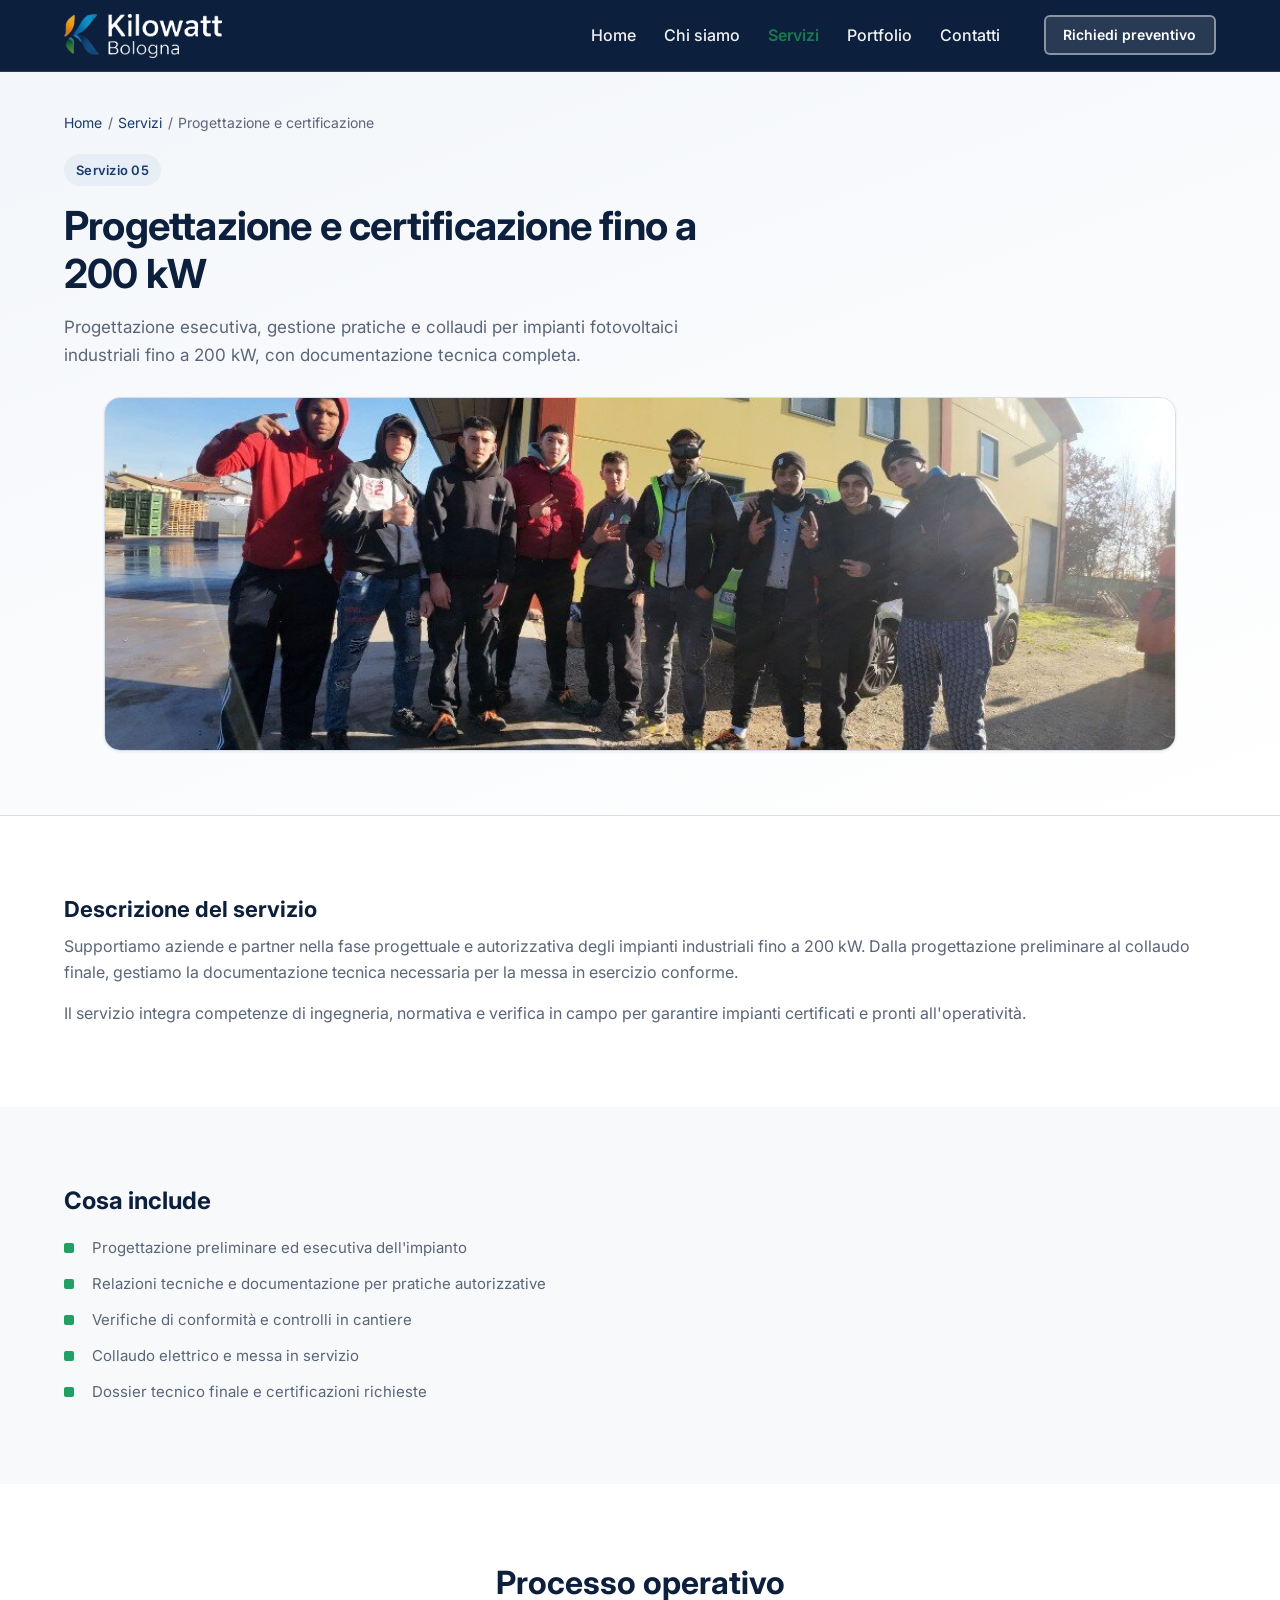
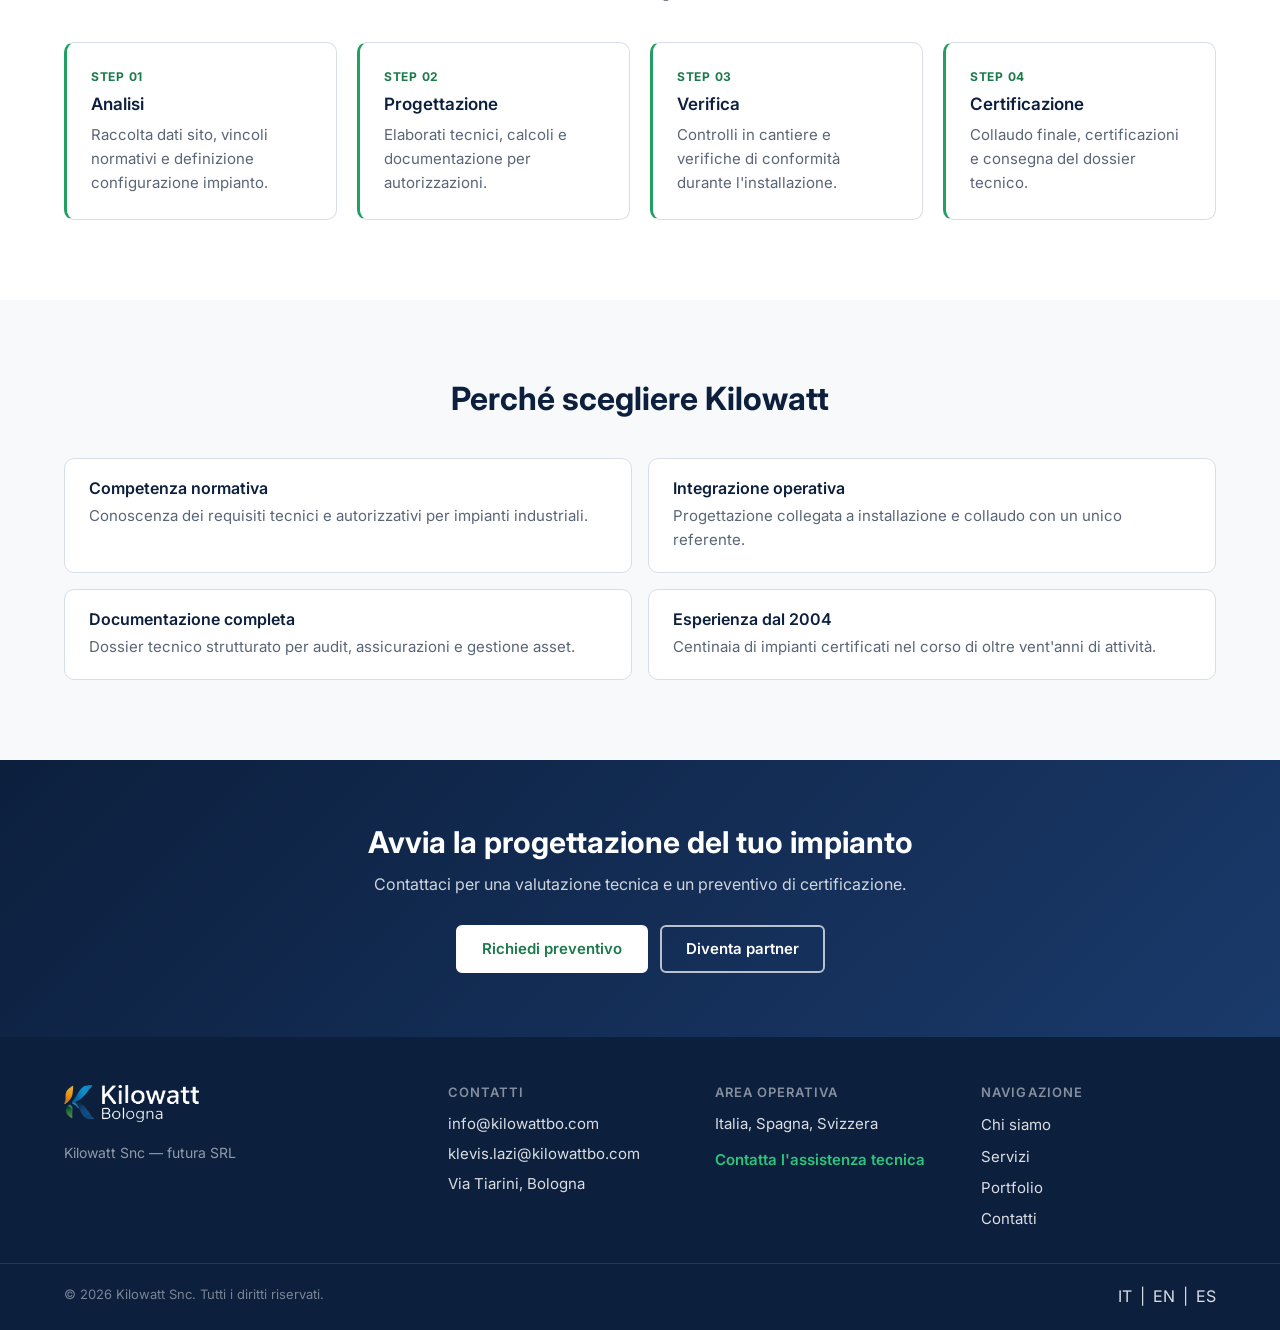
<file: html/servizio-progettazione-certificazione.html>
<!DOCTYPE html>
<html lang="it">
<head>
  <meta charset="UTF-8">
  <meta name="viewport" content="width=device-width, initial-scale=1.0">
  <meta name="description" content="Progettazione e certificazione impianti fotovoltaici industriali fino a 200 kW. Pratiche, collaudi e documentazione tecnica in Italia ed Europa.">
  <meta name="robots" content="index, follow">
  <link rel="canonical" href="https://www.kilowattbo.com/servizio-progettazione-certificazione.html">
  <link rel="alternate" hreflang="it" href="https://www.kilowattbo.com/servizio-progettazione-certificazione.html">
  <title>Progettazione e certificazione fotovoltaico fino a 200 kW | Kilowatt</title>
  <link rel="preconnect" href="https://fonts.googleapis.com">
  <link rel="preconnect" href="https://fonts.gstatic.com" crossorigin>
  <link href="https://fonts.googleapis.com/css2?family=Inter:wght@400;500;600;700&amp;display=swap" rel="stylesheet">
  <link rel="stylesheet" href="assets/css/style.css">
</head>
<body>
  <a class="skip-link" href="#contenuto-principale">Vai al contenuto principale</a>

  <header class="site-header" id="site-header">
    <div class="container site-header__inner">
      <a href="index.html" class="site-logo" aria-label="Kilowatt — Torna alla homepage">
        <picture class="site-logo__picture site-logo__picture--dark">
          <source srcset="assets/img/logo/kilowatt-logo-dark-text.webp" type="image/webp">
          <img class="site-logo__img" src="assets/img/logo/kilowatt-logo-dark-text.png" alt="Kilowatt Bologna" width="840" height="234">
        </picture>
        <picture class="site-logo__picture site-logo__picture--light">
          <source srcset="assets/img/logo/kilowatt-logo-light-text.webp" type="image/webp">
          <img class="site-logo__img" src="assets/img/logo/kilowatt-logo-light-text.png" alt="" width="840" height="234">
        </picture>
      </a>
      <button class="nav-toggle" type="button" aria-expanded="false" aria-controls="main-nav" aria-label="Apri menu di navigazione">
        <span class="nav-toggle__bar" aria-hidden="true"></span>
        <span class="nav-toggle__bar" aria-hidden="true"></span>
        <span class="nav-toggle__bar" aria-hidden="true"></span>
      </button>
      <nav class="main-nav" id="main-nav" aria-label="Menu principale">
        <ul class="main-nav__list">
          <li><a href="index.html">Home</a></li>
          <li><a href="chi-siamo.html" data-i18n="nav.chi-siamo">Chi siamo</a></li>
          <li><a href="servizi.html" aria-current="page" data-i18n="nav.servizi">Servizi</a></li>
          <li><a href="portfolio.html" data-i18n="nav.portfolio">Portfolio</a></li>
          <li><a href="contatti.html" data-i18n="nav.contatti">Contatti</a></li>
        </ul>
        <a href="contatti.html#preventivo" class="btn btn--primary btn--sm main-nav__cta">Richiedi preventivo</a>
      </nav>
    </div>
  </header>

  <main id="contenuto-principale">
    <section class="page-hero" aria-labelledby="page-title">
      <div class="container">
        <nav class="breadcrumb" aria-label="Percorso di navigazione">
          <a href="index.html">Home</a>
          <span aria-hidden="true">/</span>
          <a href="servizi.html">Servizi</a>
          <span aria-hidden="true">/</span>
          <span aria-current="page">Progettazione e certificazione</span>
        </nav>
        <p class="hero__eyebrow">Servizio 05</p>
        <h1 id="page-title">Progettazione e certificazione fino a 200 kW</h1>
        <p class="page-hero__lead">
          Progettazione esecutiva, gestione pratiche e collaudi per impianti fotovoltaici
          industriali fino a 200 kW, con documentazione tecnica completa.
        </p>
        <figure class="page-hero__media">
          <img
            src="assets/img/chi-siamo/team-operativo.jpg"
            alt="Team tecnico Kilowatt in fase di verifica su impianto industriale"
            width="1200"
            height="675"
            loading="lazy"
          >
        </figure>
      </div>
    </section>

    <section class="section" aria-labelledby="desc-title">
      <div class="container prose">
        <h2 id="desc-title">Descrizione del servizio</h2>
        <p>
          Supportiamo aziende e partner nella fase progettuale e autorizzativa degli impianti
          industriali fino a 200 kW. Dalla progettazione preliminare al collaudo finale,
          gestiamo la documentazione tecnica necessaria per la messa in esercizio conforme.
        </p>
        <p>
          Il servizio integra competenze di ingegneria, normativa e verifica in campo per
          garantire impianti certificati e pronti all'operatività.
        </p>
      </div>
    </section>

    <section class="section section--alt" aria-labelledby="include-title">
      <div class="container">
        <h2 id="include-title">Cosa include</h2>
        <ul class="check-list">
          <li>Progettazione preliminare ed esecutiva dell'impianto</li>
          <li>Relazioni tecniche e documentazione per pratiche autorizzative</li>
          <li>Verifiche di conformità e controlli in cantiere</li>
          <li>Collaudo elettrico e messa in servizio</li>
          <li>Dossier tecnico finale e certificazioni richieste</li>
        </ul>
      </div>
    </section>

    <section class="section" aria-labelledby="process-title">
      <div class="container">
        <header class="section__header section__header--center">
          <h2 id="process-title">Processo operativo</h2>
        </header>
        <ol class="process-steps">
          <li class="process-step">
            <span class="process-step__label">Step 01</span>
            <h3>Analisi</h3>
            <p>Raccolta dati sito, vincoli normativi e definizione configurazione impianto.</p>
          </li>
          <li class="process-step">
            <span class="process-step__label">Step 02</span>
            <h3>Progettazione</h3>
            <p>Elaborati tecnici, calcoli e documentazione per autorizzazioni.</p>
          </li>
          <li class="process-step">
            <span class="process-step__label">Step 03</span>
            <h3>Verifica</h3>
            <p>Controlli in cantiere e verifiche di conformità durante l'installazione.</p>
          </li>
          <li class="process-step">
            <span class="process-step__label">Step 04</span>
            <h3>Certificazione</h3>
            <p>Collaudo finale, certificazioni e consegna del dossier tecnico.</p>
          </li>
        </ol>
      </div>
    </section>

    <section class="section section--alt" aria-labelledby="why-title">
      <div class="container">
        <header class="section__header section__header--center">
          <h2 id="why-title">Perché scegliere Kilowatt</h2>
        </header>
        <ul class="why-list">
          <li>
            <h3>Competenza normativa</h3>
            <p>Conoscenza dei requisiti tecnici e autorizzativi per impianti industriali.</p>
          </li>
          <li>
            <h3>Integrazione operativa</h3>
            <p>Progettazione collegata a installazione e collaudo con un unico referente.</p>
          </li>
          <li>
            <h3>Documentazione completa</h3>
            <p>Dossier tecnico strutturato per audit, assicurazioni e gestione asset.</p>
          </li>
          <li>
            <h3>Esperienza dal 2004</h3>
            <p>Centinaia di impianti certificati nel corso di oltre vent'anni di attività.</p>
          </li>
        </ul>
      </div>
    </section>

    <section class="cta-banner" aria-labelledby="cta-title">
      <div class="container cta-banner__inner">
        <h2 id="cta-title">Avvia la progettazione del tuo impianto</h2>
        <p>Contattaci per una valutazione tecnica e un preventivo di certificazione.</p>
        <div class="cta-banner__actions">
          <a href="contatti.html#preventivo" class="btn btn--primary btn--light">Richiedi preventivo</a>
          <a href="contatti.html#partner" class="btn btn--secondary btn--light">Diventa partner</a>
        </div>
      </div>
    </section>
  </main>

  <footer class="site-footer">
    <div class="container site-footer__grid">
      <div class="site-footer__brand">
        <a href="index.html" class="site-logo site-logo--footer" aria-label="Kilowatt — Torna alla homepage">
          <picture>
            <source srcset="assets/img/logo/kilowatt-logo-light-text.webp" type="image/webp">
            <img class="site-logo__img" src="assets/img/logo/kilowatt-logo-light-text.png" alt="Kilowatt Bologna" width="840" height="234">
          </picture>
        </a>
        <p class="site-footer__note">Kilowatt Snc — futura SRL</p>
      </div>
      <div class="site-footer__col">
        <h2 class="site-footer__heading">Contatti</h2>
        <address class="site-footer__address">
          <p><a href="mailto:info@kilowattbo.com">info@kilowattbo.com</a></p>
          <p><a href="mailto:klevis.lazi@kilowattbo.com">klevis.lazi@kilowattbo.com</a></p>
          <p>Via Tiarini, Bologna</p>
        </address>
      </div>
      <div class="site-footer__col">
        <h2 class="site-footer__heading">Area operativa</h2>
        <p>Italia, Spagna, Svizzera</p>
        <p class="site-footer__assist"><a href="mailto:info@kilowattbo.com">Contatta l'assistenza tecnica</a></p>
      </div>
      <div class="site-footer__col">
        <h2 class="site-footer__heading">Navigazione</h2>
        <ul class="site-footer__nav">
          <li><a href="chi-siamo.html">Chi siamo</a></li>
          <li><a href="servizi.html">Servizi</a></li>
          <li><a href="portfolio.html">Portfolio</a></li>
          <li><a href="contatti.html">Contatti</a></li>
        </ul>
      </div>
    </div>
    <div class="site-footer__bottom">
      <div class="container">
        <p>&copy; <span id="year"></span> Kilowatt Snc. Tutti i diritti riservati.</p>
        <div class="lang-switcher" hidden aria-hidden="true">
          <span>IT</span> | <span>EN</span> | <span>ES</span>
        </div>
      </div>
    </div>
  </footer>

  <script src="assets/js/main.js"></script>
</body>
</html>
</file>
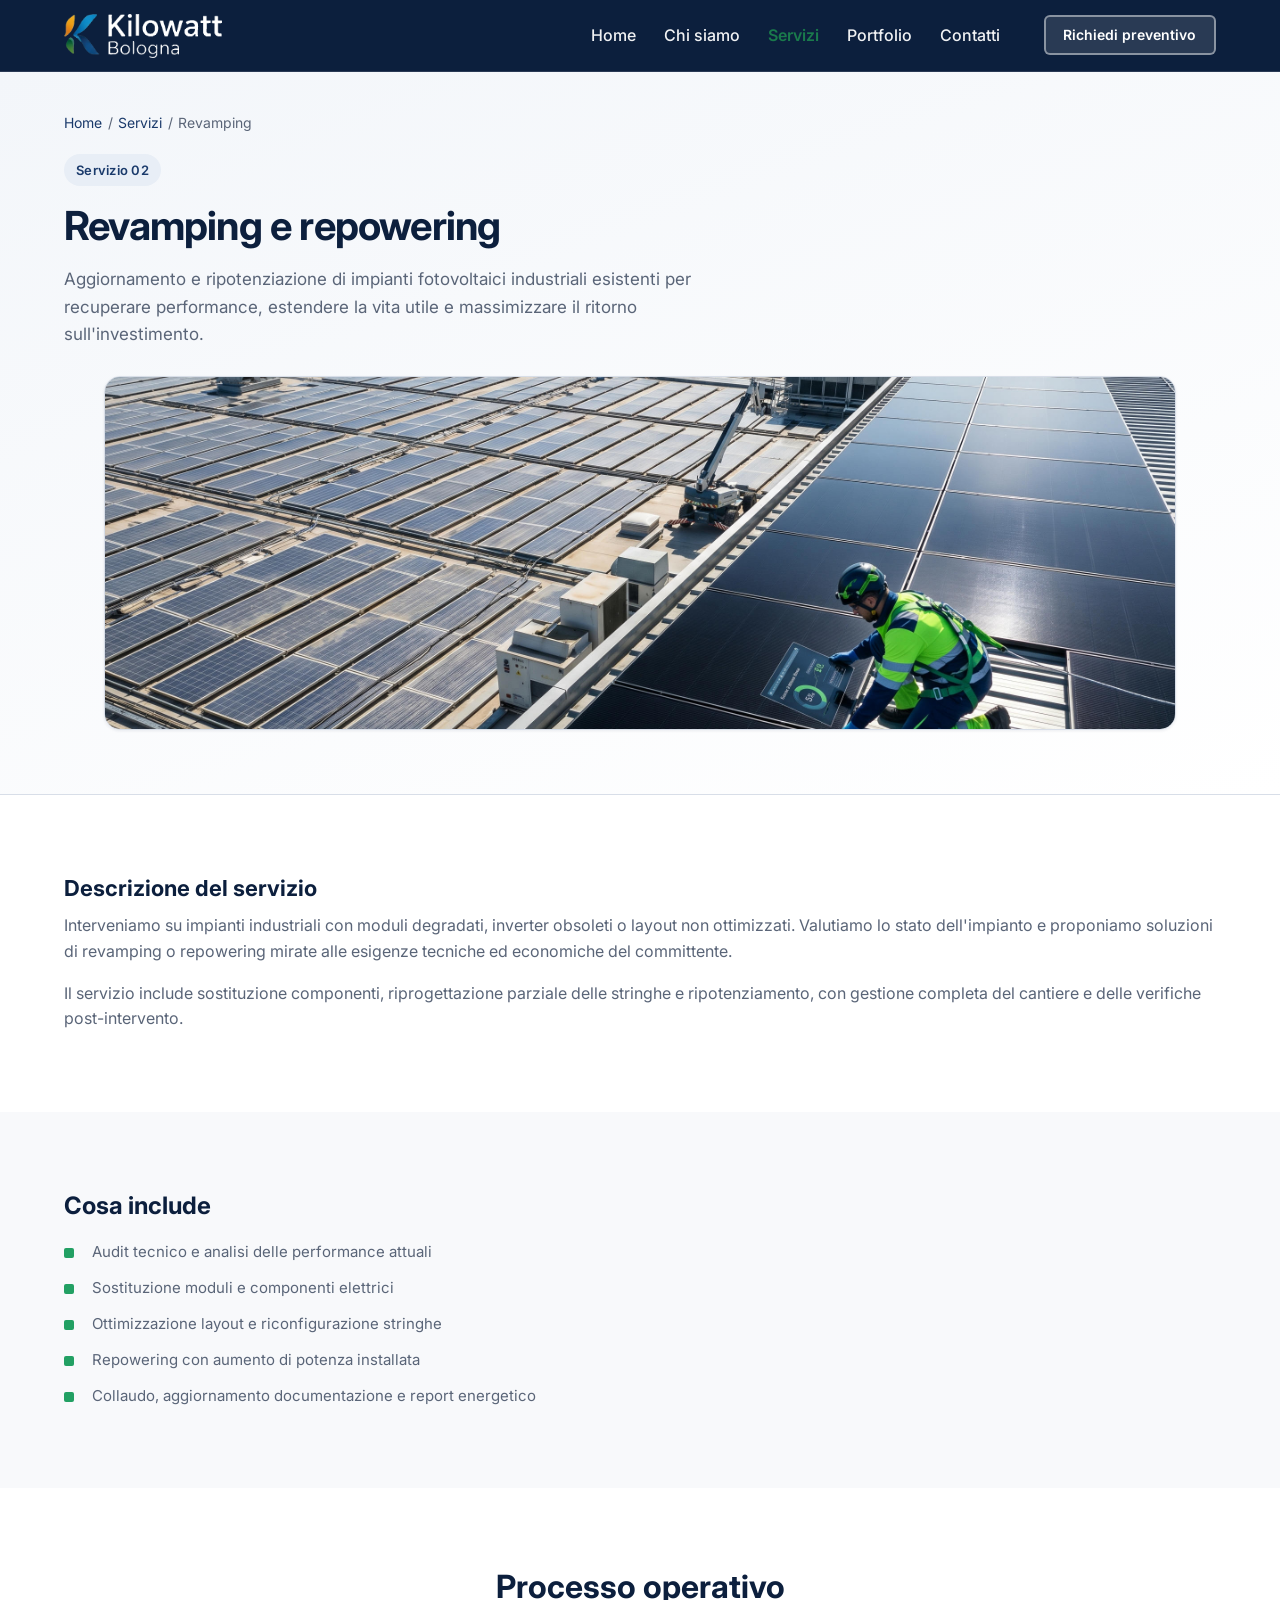
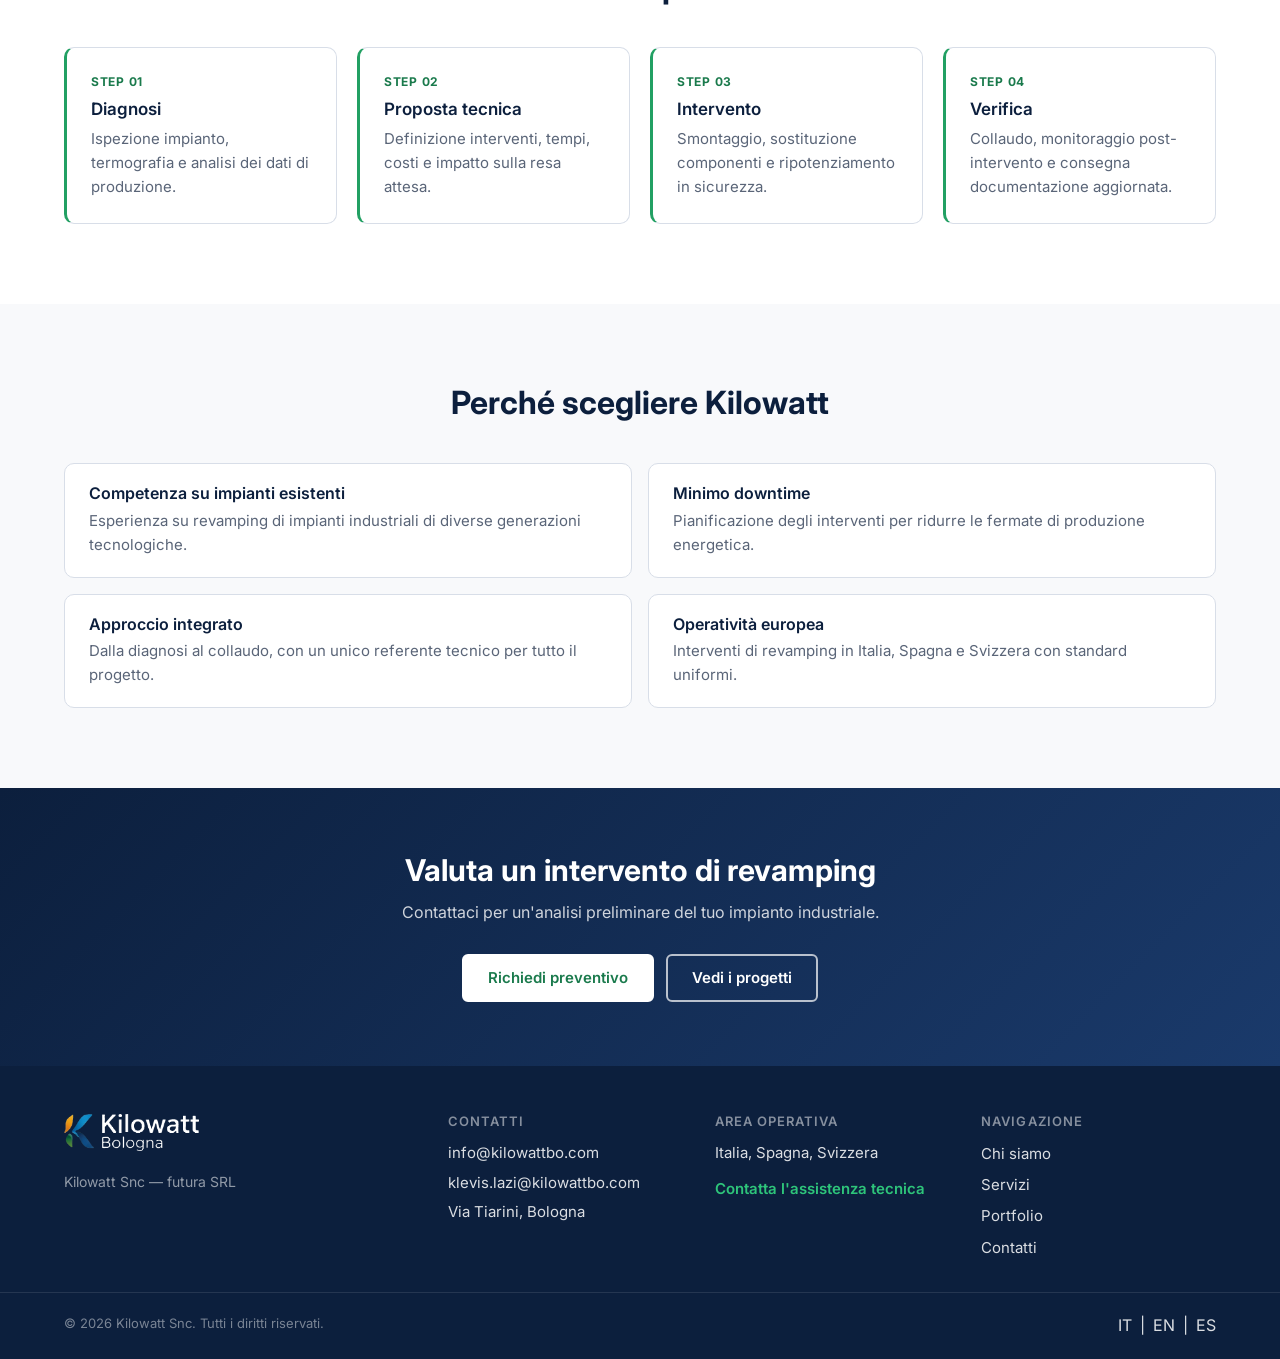
<file: html/servizio-revamping.html>
<!DOCTYPE html>
<html lang="it">
<head>
  <meta charset="UTF-8">
  <meta name="viewport" content="width=device-width, initial-scale=1.0">
  <meta name="description" content="Revamping e repowering di impianti fotovoltaici industriali. Aggiornamento moduli, ottimizzazione stringhe e ripotenziazione in Italia ed Europa.">
  <meta name="robots" content="index, follow">
  <link rel="canonical" href="https://www.kilowattbo.com/servizio-revamping.html">
  <link rel="alternate" hreflang="it" href="https://www.kilowattbo.com/servizio-revamping.html">
  <title>Revamping impianti fotovoltaici industriali | Kilowatt</title>
  <link rel="preconnect" href="https://fonts.googleapis.com">
  <link rel="preconnect" href="https://fonts.gstatic.com" crossorigin>
  <link href="https://fonts.googleapis.com/css2?family=Inter:wght@400;500;600;700&amp;display=swap" rel="stylesheet">
  <link rel="stylesheet" href="assets/css/style.css">
</head>
<body>
  <a class="skip-link" href="#contenuto-principale">Vai al contenuto principale</a>

  <header class="site-header" id="site-header">
    <div class="container site-header__inner">
      <a href="index.html" class="site-logo" aria-label="Kilowatt — Torna alla homepage">
        <picture class="site-logo__picture site-logo__picture--dark">
          <source srcset="assets/img/logo/kilowatt-logo-dark-text.webp" type="image/webp">
          <img class="site-logo__img" src="assets/img/logo/kilowatt-logo-dark-text.png" alt="Kilowatt Bologna" width="840" height="234">
        </picture>
        <picture class="site-logo__picture site-logo__picture--light">
          <source srcset="assets/img/logo/kilowatt-logo-light-text.webp" type="image/webp">
          <img class="site-logo__img" src="assets/img/logo/kilowatt-logo-light-text.png" alt="" width="840" height="234">
        </picture>
      </a>
      <button class="nav-toggle" type="button" aria-expanded="false" aria-controls="main-nav" aria-label="Apri menu di navigazione">
        <span class="nav-toggle__bar" aria-hidden="true"></span>
        <span class="nav-toggle__bar" aria-hidden="true"></span>
        <span class="nav-toggle__bar" aria-hidden="true"></span>
      </button>
      <nav class="main-nav" id="main-nav" aria-label="Menu principale">
        <ul class="main-nav__list">
          <li><a href="index.html">Home</a></li>
          <li><a href="chi-siamo.html" data-i18n="nav.chi-siamo">Chi siamo</a></li>
          <li><a href="servizi.html" aria-current="page" data-i18n="nav.servizi">Servizi</a></li>
          <li><a href="portfolio.html" data-i18n="nav.portfolio">Portfolio</a></li>
          <li><a href="contatti.html" data-i18n="nav.contatti">Contatti</a></li>
        </ul>
        <a href="contatti.html#preventivo" class="btn btn--primary btn--sm main-nav__cta">Richiedi preventivo</a>
      </nav>
    </div>
  </header>

  <main id="contenuto-principale">
    <section class="page-hero" aria-labelledby="page-title">
      <div class="container">
        <nav class="breadcrumb" aria-label="Percorso di navigazione">
          <a href="index.html">Home</a>
          <span aria-hidden="true">/</span>
          <a href="servizi.html">Servizi</a>
          <span aria-hidden="true">/</span>
          <span aria-current="page">Revamping</span>
        </nav>
        <p class="hero__eyebrow">Servizio 02</p>
        <h1 id="page-title">Revamping e repowering</h1>
        <p class="page-hero__lead">
          Aggiornamento e ripotenziazione di impianti fotovoltaici industriali esistenti per
          recuperare performance, estendere la vita utile e massimizzare il ritorno sull'investimento.
        </p>
        <figure class="page-hero__media">
          <img
            src="assets/img/servizi/revamping-repowering.jpg"
            alt="Intervento di revamping su impianto fotovoltaico industriale"
            width="1200"
            height="675"
            loading="lazy"
          >
        </figure>
      </div>
    </section>

    <section class="section" aria-labelledby="desc-title">
      <div class="container prose">
        <h2 id="desc-title">Descrizione del servizio</h2>
        <p>
          Interveniamo su impianti industriali con moduli degradati, inverter obsoleti o layout
          non ottimizzati. Valutiamo lo stato dell'impianto e proponiamo soluzioni di revamping
          o repowering mirate alle esigenze tecniche ed economiche del committente.
        </p>
        <p>
          Il servizio include sostituzione componenti, riprogettazione parziale delle stringhe
          e ripotenziamento, con gestione completa del cantiere e delle verifiche post-intervento.
        </p>
      </div>
    </section>

    <section class="section section--alt" aria-labelledby="include-title">
      <div class="container">
        <h2 id="include-title">Cosa include</h2>
        <ul class="check-list">
          <li>Audit tecnico e analisi delle performance attuali</li>
          <li>Sostituzione moduli e componenti elettrici</li>
          <li>Ottimizzazione layout e riconfigurazione stringhe</li>
          <li>Repowering con aumento di potenza installata</li>
          <li>Collaudo, aggiornamento documentazione e report energetico</li>
        </ul>
      </div>
    </section>

    <section class="section" aria-labelledby="process-title">
      <div class="container">
        <header class="section__header section__header--center">
          <h2 id="process-title">Processo operativo</h2>
        </header>
        <ol class="process-steps">
          <li class="process-step">
            <span class="process-step__label">Step 01</span>
            <h3>Diagnosi</h3>
            <p>Ispezione impianto, termografia e analisi dei dati di produzione.</p>
          </li>
          <li class="process-step">
            <span class="process-step__label">Step 02</span>
            <h3>Proposta tecnica</h3>
            <p>Definizione interventi, tempi, costi e impatto sulla resa attesa.</p>
          </li>
          <li class="process-step">
            <span class="process-step__label">Step 03</span>
            <h3>Intervento</h3>
            <p>Smontaggio, sostituzione componenti e ripotenziamento in sicurezza.</p>
          </li>
          <li class="process-step">
            <span class="process-step__label">Step 04</span>
            <h3>Verifica</h3>
            <p>Collaudo, monitoraggio post-intervento e consegna documentazione aggiornata.</p>
          </li>
        </ol>
      </div>
    </section>

    <section class="section section--alt" aria-labelledby="why-title">
      <div class="container">
        <header class="section__header section__header--center">
          <h2 id="why-title">Perché scegliere Kilowatt</h2>
        </header>
        <ul class="why-list">
          <li>
            <h3>Competenza su impianti esistenti</h3>
            <p>Esperienza su revamping di impianti industriali di diverse generazioni tecnologiche.</p>
          </li>
          <li>
            <h3>Minimo downtime</h3>
            <p>Pianificazione degli interventi per ridurre le fermate di produzione energetica.</p>
          </li>
          <li>
            <h3>Approccio integrato</h3>
            <p>Dalla diagnosi al collaudo, con un unico referente tecnico per tutto il progetto.</p>
          </li>
          <li>
            <h3>Operatività europea</h3>
            <p>Interventi di revamping in Italia, Spagna e Svizzera con standard uniformi.</p>
          </li>
        </ul>
      </div>
    </section>

    <section class="cta-banner" aria-labelledby="cta-title">
      <div class="container cta-banner__inner">
        <h2 id="cta-title">Valuta un intervento di revamping</h2>
        <p>Contattaci per un'analisi preliminare del tuo impianto industriale.</p>
        <div class="cta-banner__actions">
          <a href="contatti.html#preventivo" class="btn btn--primary btn--light">Richiedi preventivo</a>
          <a href="portfolio.html" class="btn btn--secondary btn--light">Vedi i progetti</a>
        </div>
      </div>
    </section>
  </main>

  <footer class="site-footer">
    <div class="container site-footer__grid">
      <div class="site-footer__brand">
        <a href="index.html" class="site-logo site-logo--footer" aria-label="Kilowatt — Torna alla homepage">
          <picture>
            <source srcset="assets/img/logo/kilowatt-logo-light-text.webp" type="image/webp">
            <img class="site-logo__img" src="assets/img/logo/kilowatt-logo-light-text.png" alt="Kilowatt Bologna" width="840" height="234">
          </picture>
        </a>
        <p class="site-footer__note">Kilowatt Snc — futura SRL</p>
      </div>
      <div class="site-footer__col">
        <h2 class="site-footer__heading">Contatti</h2>
        <address class="site-footer__address">
          <p><a href="mailto:info@kilowattbo.com">info@kilowattbo.com</a></p>
          <p><a href="mailto:klevis.lazi@kilowattbo.com">klevis.lazi@kilowattbo.com</a></p>
          <p>Via Tiarini, Bologna</p>
        </address>
      </div>
      <div class="site-footer__col">
        <h2 class="site-footer__heading">Area operativa</h2>
        <p>Italia, Spagna, Svizzera</p>
        <p class="site-footer__assist"><a href="mailto:info@kilowattbo.com">Contatta l'assistenza tecnica</a></p>
      </div>
      <div class="site-footer__col">
        <h2 class="site-footer__heading">Navigazione</h2>
        <ul class="site-footer__nav">
          <li><a href="chi-siamo.html">Chi siamo</a></li>
          <li><a href="servizi.html">Servizi</a></li>
          <li><a href="portfolio.html">Portfolio</a></li>
          <li><a href="contatti.html">Contatti</a></li>
        </ul>
      </div>
    </div>
    <div class="site-footer__bottom">
      <div class="container">
        <p>&copy; <span id="year"></span> Kilowatt Snc. Tutti i diritti riservati.</p>
        <div class="lang-switcher" hidden aria-hidden="true">
          <span>IT</span> | <span>EN</span> | <span>ES</span>
        </div>
      </div>
    </div>
  </footer>

  <script src="assets/js/main.js"></script>
</body>
</html>
</file>
<file: html/assets/css/style.css>
/* ==========================================================================
   Kilowatt Snc — Design system
   ========================================================================== */

:root {
  --color-green-600: #1a7a4c;
  --color-green-500: #22a063;
  --color-green-400: #2ec47a;
  --color-blue-900: #0c1f3d;
  --color-blue-800: #122a52;
  --color-blue-700: #1a3a6b;
  --color-blue-600: #1e4d8c;
  --color-blue-100: #e8eef6;
  --color-blue-50: #f3f6fa;
  --color-white: #ffffff;
  --color-gray-50: #f8f9fb;
  --color-gray-100: #eef1f5;
  --color-gray-200: #d8dee8;
  --color-gray-400: #8b95a5;
  --color-gray-600: #4a5568;
  --color-gray-800: #1e293b;
  --color-text: #1a2332;
  --color-text-muted: #5a6578;

  --font-family: "Inter", system-ui, -apple-system, sans-serif;
  --container-max: 72rem;
  --header-height: 4.5rem;
  --radius-sm: 0.375rem;
  --radius-md: 0.625rem;
  --radius-lg: 1rem;
  --shadow-sm: 0 1px 3px rgba(12, 31, 61, 0.08);
  --shadow-md: 0 4px 16px rgba(12, 31, 61, 0.1);
  --shadow-lg: 0 8px 32px rgba(12, 31, 61, 0.14);
  --transition: 180ms ease;
}

/* ==========================================================================
   Reset & base
   ========================================================================== */

*,
*::before,
*::after {
  box-sizing: border-box;
}

html {
  scroll-behavior: smooth;
  scroll-padding-top: calc(var(--header-height) + 0.5rem);
}

body {
  margin: 0;
  font-family: var(--font-family);
  font-size: 1rem;
  line-height: 1.6;
  color: var(--color-text);
  background: var(--color-white);
  -webkit-font-smoothing: antialiased;
  padding-top: var(--header-height);
}

.page-home {
  padding-top: 0;
}

img,
svg {
  display: block;
  max-width: 100%;
}

a {
  color: var(--color-green-600);
  text-decoration-thickness: 1px;
  text-underline-offset: 0.15em;
  transition: color var(--transition);
}

a:hover {
  color: var(--color-green-500);
}

h1, h2, h3, h4 {
  line-height: 1.2;
  color: var(--color-blue-900);
  margin-top: 0;
}

p {
  margin-top: 0;
}

ul {
  list-style: none;
  margin: 0;
  padding: 0;
}

address {
  font-style: normal;
}

/* ==========================================================================
   Utilities
   ========================================================================== */

.container {
  width: min(100% - 2rem, var(--container-max));
  margin-inline: auto;
}

.skip-link {
  position: absolute;
  top: -100%;
  left: 1rem;
  z-index: 200;
  padding: 0.75rem 1.25rem;
  background: var(--color-green-500);
  color: var(--color-white);
  font-weight: 600;
  border-radius: var(--radius-sm);
  text-decoration: none;
}

.skip-link:focus {
  top: 1rem;
}

.visually-hidden {
  position: absolute;
  width: 1px;
  height: 1px;
  padding: 0;
  margin: -1px;
  overflow: hidden;
  clip: rect(0, 0, 0, 0);
  white-space: nowrap;
  border: 0;
}

/* ==========================================================================
   Buttons
   ========================================================================== */

.btn {
  display: inline-flex;
  align-items: center;
  justify-content: center;
  gap: 0.5rem;
  padding: 0.8rem 1.5rem;
  font-family: inherit;
  font-size: 0.9375rem;
  font-weight: 600;
  line-height: 1.2;
  text-decoration: none;
  border: 2px solid transparent;
  border-radius: var(--radius-sm);
  cursor: pointer;
  transition: background var(--transition), color var(--transition), border-color var(--transition), box-shadow var(--transition);
  white-space: nowrap;
}

.btn:focus-visible {
  outline: 3px solid var(--color-green-400);
  outline-offset: 2px;
}

.btn--primary {
  background: var(--color-green-500);
  color: var(--color-white);
  border-color: var(--color-green-500);
}

.btn--primary:hover {
  background: var(--color-green-600);
  border-color: var(--color-green-600);
  color: var(--color-white);
}

.btn--secondary {
  background: transparent;
  color: var(--color-blue-700);
  border-color: var(--color-blue-700);
}

.btn--secondary:hover {
  background: var(--color-blue-700);
  color: var(--color-white);
}

.btn--outline {
  background: transparent;
  color: var(--color-green-600);
  border-color: var(--color-green-500);
}

.btn--outline:hover {
  background: var(--color-green-500);
  color: var(--color-white);
}

.btn--sm {
  padding: 0.6rem 1.1rem;
  font-size: 0.875rem;
}

.btn--light.btn--primary {
  background: var(--color-white);
  color: var(--color-green-600);
  border-color: var(--color-white);
}

.btn--light.btn--primary:hover {
  background: var(--color-gray-100);
  color: var(--color-green-600);
  border-color: var(--color-gray-100);
}

.btn--light.btn--secondary {
  color: var(--color-white);
  border-color: rgba(255, 255, 255, 0.7);
}

.btn--light.btn--secondary:hover {
  background: rgba(255, 255, 255, 0.12);
  color: var(--color-white);
}

/* ==========================================================================
   Header
   ========================================================================== */

.site-header {
  position: fixed;
  top: 0;
  left: 0;
  right: 0;
  z-index: 100;
  height: var(--header-height);
  background: var(--color-blue-900);
  border-bottom: 1px solid rgba(255, 255, 255, 0.12);
  transition: box-shadow var(--transition);
}

.site-header.is-scrolled {
  box-shadow: 0 4px 18px rgba(12, 31, 61, 0.28);
}

.site-header__inner {
  display: flex;
  align-items: center;
  justify-content: space-between;
  height: var(--header-height);
  gap: 1rem;
}

.site-logo {
  display: inline-flex;
  align-items: center;
  flex-shrink: 0;
  text-decoration: none;
  line-height: 0;
}

.site-logo__picture {
  display: block;
}

.site-logo__picture--light {
  display: none;
}

.site-logo__img {
  display: block;
  height: 2.5rem;
  width: auto;
  max-width: min(54vw, 11.75rem);
}

@media (min-width: 768px) {
  .site-logo__img {
    height: 2.75rem;
    max-width: 12.75rem;
  }
}

.site-logo__picture--dark {
  display: none;
}

.site-logo__picture--light {
  display: block;
}

.site-logo--footer .site-logo__img {
  height: 2.35rem;
  max-width: 11.25rem;
}

.nav-toggle {
  display: flex;
  flex-direction: column;
  justify-content: center;
  gap: 5px;
  width: 2.5rem;
  height: 2.5rem;
  padding: 0;
  background: none;
  border: none;
  cursor: pointer;
  border-radius: var(--radius-sm);
}

.nav-toggle:focus-visible {
  outline: 3px solid var(--color-green-400);
  outline-offset: 2px;
}

.nav-toggle__bar {
  display: block;
  width: 1.375rem;
  height: 2px;
  margin-inline: auto;
  background: var(--color-white);
  border-radius: 1px;
  transition: transform var(--transition), opacity var(--transition);
}

.nav-toggle[aria-expanded="true"] .nav-toggle__bar:nth-child(1) {
  transform: translateY(7px) rotate(45deg);
}

.nav-toggle[aria-expanded="true"] .nav-toggle__bar:nth-child(2) {
  opacity: 0;
}

.nav-toggle[aria-expanded="true"] .nav-toggle__bar:nth-child(3) {
  transform: translateY(-7px) rotate(-45deg);
}

.main-nav {
  display: none;
  position: absolute;
  top: var(--header-height);
  left: 0;
  right: 0;
  flex-direction: column;
  gap: 1.25rem;
  padding: 1.5rem;
  background: var(--color-white);
  border-bottom: 1px solid var(--color-gray-200);
  box-shadow: var(--shadow-md);
}

.main-nav.is-open {
  display: flex;
}

.main-nav__list {
  display: flex;
  flex-direction: column;
  gap: 0.25rem;
}

.main-nav__list a {
  display: block;
  padding: 0.6rem 0;
  color: rgba(255, 255, 255, 0.94);
  font-weight: 500;
  text-decoration: none;
}

.main-nav__list a:hover,
.main-nav__list a:focus-visible {
  color: var(--color-green-400);
}

.main-nav__cta {
  align-self: flex-start;
  background: rgba(255, 255, 255, 0.12);
  color: var(--color-white);
  border-color: rgba(255, 255, 255, 0.45);
}

.main-nav__cta:hover {
  background: var(--color-white);
  color: var(--color-green-600);
  border-color: var(--color-white);
}

/* ==========================================================================
   Hero — cinematic (home)
   ========================================================================== */

.hero--cinematic {
  position: relative;
  display: flex;
  flex-direction: column;
  justify-content: stretch;
  align-items: stretch;
  height: 100vh;
  height: 100svh;
  height: 100dvh;
  min-height: 100vh;
  min-height: 100svh;
  min-height: 100dvh;
  max-height: 100vh;
  max-height: 100svh;
  max-height: 100dvh;
  padding: 0;
  overflow: hidden;
  color: var(--color-white);
  border-bottom: none;
}

.hero__media {
  position: absolute;
  inset: 0;
  z-index: 0;
}

.hero__video,
.hero__bg {
  position: absolute;
  inset: 0;
  width: 100%;
  height: 100%;
  max-width: none;
  object-fit: cover;
  object-position: center 30%;
}

.hero__video {
  z-index: 0;
}

.hero__bg--fallback {
  display: none;
  z-index: 0;
  animation: heroKenBurns 22s ease-in-out infinite alternate;
  will-change: transform;
}

.hero--static-media .hero__video {
  display: none;
}

.hero--static-media .hero__bg--fallback {
  display: block;
}

.hero__scrim {
  position: absolute;
  inset: 0;
  z-index: 1;
  background:
    linear-gradient(180deg, rgba(12, 31, 61, 0.82) 0%, rgba(12, 31, 61, 0.4) 18%, transparent 34%),
    linear-gradient(105deg, rgba(12, 31, 61, 0.88) 0%, rgba(12, 31, 61, 0.72) 40%, rgba(12, 31, 61, 0.38) 70%, rgba(12, 31, 61, 0.5) 100%),
    linear-gradient(0deg, rgba(12, 31, 61, 0.6) 0%, transparent 48%);
  transition: opacity 0.9s ease;
}

.hero--cinematic .hero__inner,
.hero--cinematic .hero__scroll-hint {
  transition: opacity 0.85s ease, visibility 0.85s ease;
}

.hero--cinematic.hero--outro .hero__inner,
.hero--cinematic.hero--outro .hero__scroll-hint {
  opacity: 0;
  visibility: hidden;
  pointer-events: none;
}

.hero--cinematic.hero--outro .hero__scrim {
  opacity: 0.2;
}

.hero--cinematic.hero--outro .hero__glow {
  opacity: 0;
  transition: opacity 0.85s ease;
}

.hero__glow {
  position: absolute;
  z-index: 1;
  width: 28rem;
  height: 28rem;
  right: -6rem;
  bottom: -8rem;
  border-radius: 50%;
  background: radial-gradient(circle, rgba(34, 160, 99, 0.35) 0%, transparent 70%);
  animation: heroGlowPulse 8s ease-in-out infinite;
  pointer-events: none;
}

.hero--cinematic .hero__inner {
  position: relative;
  z-index: 1;
  display: flex;
  flex: 1 1 auto;
  align-items: center;
  justify-content: center;
  width: min(100% - clamp(3rem, 10vw, 10rem), var(--container-max));
  margin-inline: auto;
  padding-top: var(--header-height);
  padding-bottom: 1rem;
  padding-inline: clamp(0.5rem, 2vw, 1.5rem);
  box-sizing: border-box;
  min-height: 0;
}

.hero--cinematic .hero__content {
  max-width: 40rem;
  margin-inline: auto;
}

.hero--cinematic .hero__eyebrow {
  margin-bottom: 1.25rem;
  padding: 0.4rem 0.9rem;
  font-size: 0.8125rem;
  font-weight: 600;
  color: var(--color-green-400);
  background: rgba(34, 160, 99, 0.15);
  border: 1px solid rgba(46, 196, 122, 0.35);
  border-radius: 2rem;
  letter-spacing: 0.04em;
  text-transform: uppercase;
}

.hero--cinematic h1 {
  font-size: clamp(2rem, 5.5vw, 3.25rem);
  font-weight: 700;
  letter-spacing: -0.03em;
  line-height: 1.08;
  margin-bottom: 1.25rem;
  color: var(--color-white);
}

.hero--cinematic .hero__subtitle {
  font-size: clamp(1rem, 2.2vw, 1.125rem);
  color: rgba(255, 255, 255, 0.82);
  max-width: 36rem;
  margin-bottom: 2rem;
  line-height: 1.65;
}

.hero--cinematic .hero__actions {
  display: flex;
  flex-wrap: wrap;
  gap: 0.75rem;
  margin-bottom: 2.5rem;
}

.hero__metrics {
  display: grid;
  grid-template-columns: repeat(3, minmax(0, 1fr));
  gap: 0.75rem;
  max-width: 28rem;
}

.hero__metric {
  padding: 0.9rem 1rem;
  background: rgba(255, 255, 255, 0.08);
  border: 1px solid rgba(255, 255, 255, 0.14);
  border-radius: var(--radius-md);
  backdrop-filter: blur(10px);
  animation: heroMetricFloat 6s ease-in-out infinite;
}

.hero__metric:nth-child(2) {
  animation-delay: -2s;
}

.hero__metric:nth-child(3) {
  animation-delay: -4s;
}

.hero__metric-value {
  display: block;
  font-size: clamp(1.5rem, 4vw, 1.875rem);
  font-weight: 700;
  line-height: 1;
  color: var(--color-white);
}

.hero__metric-label {
  display: block;
  margin-top: 0.35rem;
  font-size: 0.6875rem;
  font-weight: 500;
  color: rgba(255, 255, 255, 0.7);
  text-transform: uppercase;
  letter-spacing: 0.06em;
  line-height: 1.3;
}

.hero__scroll-hint {
  position: absolute;
  z-index: 1;
  bottom: 1.75rem;
  left: 50%;
  transform: translateX(-50%);
  display: flex;
  align-items: center;
  justify-content: center;
  width: 2.5rem;
  height: 2.5rem;
  border: 1px solid rgba(255, 255, 255, 0.35);
  border-radius: 50%;
  color: var(--color-white);
  text-decoration: none;
  animation: heroScrollBounce 2.2s ease-in-out infinite;
  transition: background var(--transition), border-color var(--transition);
}

.hero__scroll-hint:hover {
  background: rgba(255, 255, 255, 0.1);
  border-color: rgba(255, 255, 255, 0.6);
  color: var(--color-white);
}

.hero__scroll-hint-icon {
  display: block;
  width: 0.5rem;
  height: 0.5rem;
  border-right: 2px solid currentColor;
  border-bottom: 2px solid currentColor;
  transform: rotate(45deg) translate(-1px, -1px);
}

.hero__reveal {
  opacity: 0;
  animation: heroReveal 0.9s cubic-bezier(0.22, 1, 0.36, 1) forwards;
}

.hero__reveal--delay-1 { animation-delay: 0.12s; }
.hero__reveal--delay-2 { animation-delay: 0.24s; }
.hero__reveal--delay-3 { animation-delay: 0.36s; }
.hero__reveal--delay-4 { animation-delay: 0.5s; }

.hero-ticker {
  position: relative;
  z-index: 2;
  flex: 0 0 auto;
  width: 100%;
  margin-top: auto;
  overflow: hidden;
  background: var(--color-blue-900);
  border-top: 1px solid rgba(255, 255, 255, 0.08);
}

.hero-ticker__track {
  display: flex;
  align-items: center;
  gap: 2.5rem;
  width: max-content;
  padding: 0.85rem 0;
  animation: heroTicker 32s linear infinite;
}

.hero-ticker__track span {
  flex-shrink: 0;
  font-size: 0.8125rem;
  font-weight: 600;
  letter-spacing: 0.06em;
  text-transform: uppercase;
  color: rgba(255, 255, 255, 0.75);
  white-space: nowrap;
}

.hero-ticker__track span::before {
  content: "";
  display: inline-block;
  width: 0.4rem;
  height: 0.4rem;
  margin-right: 0.75rem;
  border-radius: 50%;
  background: var(--color-green-500);
  vertical-align: middle;
}

@keyframes heroKenBurns {
  from { transform: scale(1) translate(0, 0); }
  to { transform: scale(1.1) translate(-1.5%, -1%); }
}

@keyframes heroReveal {
  from {
    opacity: 0;
    transform: translateY(1.75rem);
  }
  to {
    opacity: 1;
    transform: translateY(0);
  }
}

@keyframes heroScrollBounce {
  0%, 100% { transform: translateX(-50%) translateY(0); }
  50% { transform: translateX(-50%) translateY(0.45rem); }
}

@keyframes heroMetricFloat {
  0%, 100% { transform: translateY(0); }
  50% { transform: translateY(-4px); }
}

@keyframes heroGlowPulse {
  0%, 100% { opacity: 0.6; transform: scale(1); }
  50% { opacity: 1; transform: scale(1.08); }
}

@keyframes heroTicker {
  from { transform: translateX(0); }
  to { transform: translateX(-50%); }
}

@media (prefers-reduced-motion: reduce) {
  .hero__video {
    display: none;
  }

  .hero__bg--fallback {
    display: block;
    animation: none;
    will-change: auto;
  }

  .hero__glow,
  .hero__metric,
  .hero__scroll-hint,
  .hero-ticker__track,
  .hero__reveal {
    animation: none;
    opacity: 1;
    transform: none;
  }
}

/* Header blu fisso su tutte le pagine */
.page-home .site-header,
.site-header {
  background: var(--color-blue-900);
  backdrop-filter: none;
  -webkit-backdrop-filter: none;
  border-bottom-color: rgba(255, 255, 255, 0.12);
}

.page-home .site-header.is-scrolled,
.site-header.is-scrolled {
  background: var(--color-blue-900);
  backdrop-filter: none;
  -webkit-backdrop-filter: none;
  border-bottom-color: rgba(255, 255, 255, 0.12);
  box-shadow: 0 4px 18px rgba(12, 31, 61, 0.28);
}

/* Mobile: menu a tendina con pannello chiaro e testi scuri */
@media (max-width: 767px) {
  .main-nav {
    background: var(--color-white);
  }

  .main-nav.is-open .main-nav__list a {
    color: var(--color-blue-900);
  }

  .main-nav.is-open .main-nav__list a:hover,
  .main-nav.is-open .main-nav__list a:focus-visible {
    color: var(--color-green-600);
  }

  .main-nav.is-open .main-nav__cta {
    background: var(--color-green-500);
    color: var(--color-white);
    border-color: var(--color-green-500);
  }

  .main-nav.is-open .main-nav__cta:hover {
    background: var(--color-green-600);
    border-color: var(--color-green-600);
    color: var(--color-white);
  }

  .nav-toggle[aria-expanded="true"] .nav-toggle__bar {
    background: var(--color-white);
  }
}

@media (max-width: 767px) {
  .hero--cinematic {
    height: 100vh;
    height: 100svh;
    height: 100dvh;
    min-height: 100vh;
    min-height: 100svh;
    min-height: 100dvh;
    max-height: 100vh;
    max-height: 100svh;
    max-height: 100dvh;
    padding: 0;
  }

  .hero--cinematic .hero__inner {
    width: min(100% - 2rem, var(--container-max));
    padding-top: var(--header-height);
    padding-bottom: 1rem;
    padding-inline: 1rem;
    align-items: center;
    justify-content: center;
  }

  .hero--cinematic .hero__content {
    max-width: 34rem;
    width: 100%;
    margin-inline: auto;
    text-align: center;
  }

  .hero--cinematic .hero__subtitle {
    margin-inline: auto;
  }

  .hero--cinematic .hero__actions {
    justify-content: center;
  }

  .hero--cinematic .hero__scroll-hint {
    display: none;
  }

  .hero__metrics {
    display: none;
  }
}

@media (max-width: 767px) and (orientation: landscape),
(orientation: landscape) and (max-height: 820px) {
  .hero--cinematic {
    height: 100vh;
    height: 100svh;
    height: 100dvh;
    min-height: 100vh;
    min-height: 100svh;
    min-height: 100dvh;
    max-height: 100vh;
    max-height: 100svh;
    max-height: 100dvh;
    padding: 0;
  }

  .hero--cinematic .hero__inner {
    width: min(100% - 2.5rem, 58rem);
    padding-top: var(--header-height);
    padding-bottom: 0.5rem;
    padding-inline: 0.75rem;
    align-items: center;
    justify-content: center;
  }

  .hero--cinematic .hero__content {
    display: grid;
    grid-template-columns: minmax(0, 1.4fr) minmax(0, 1fr);
    gap: 0.5rem 1.5rem;
    align-items: center;
    max-width: none;
    width: 100%;
    margin-inline: auto;
    text-align: left;
  }

  .hero--cinematic .hero__eyebrow {
    grid-column: 1;
    grid-row: 1;
    justify-self: start;
    margin-bottom: 0.5rem;
  }

  .hero--cinematic h1 {
    grid-column: 1;
    grid-row: 2;
    font-size: clamp(1.15rem, 2.8vw, 1.6rem);
    margin-bottom: 0.35rem;
  }

  .hero--cinematic .hero__subtitle {
    grid-column: 1;
    grid-row: 3;
    font-size: clamp(0.75rem, 1.6vw, 0.9rem);
    margin-bottom: 0;
    max-width: none;
  }

  .hero--cinematic .hero__actions {
    display: flex;
    grid-column: 2;
    grid-row: 1 / span 3;
    flex-direction: column;
    align-items: stretch;
    justify-content: center;
    margin-bottom: 0;
    gap: 0.5rem;
  }

  .hero--cinematic .hero__actions .btn {
    white-space: normal;
    padding: 0.55rem 0.85rem;
    font-size: 0.8125rem;
  }

  .hero__metrics {
    display: none;
  }

  .hero-ticker__track {
    padding: 0.55rem 0;
  }

  .hero__scroll-hint {
    display: none;
  }
}

@media (max-width: 380px) {
  .hero--cinematic .hero__inner {
    padding-top: var(--header-height);
  }

  .hero__metrics {
    grid-template-columns: 1fr;
    max-width: 11rem;
  }

  .hero__scroll-hint {
    display: none;
  }
}

.section--reveal {
  opacity: 0;
  transform: translateY(2rem);
  transition: opacity 0.7s cubic-bezier(0.22, 1, 0.36, 1), transform 0.7s cubic-bezier(0.22, 1, 0.36, 1);
}

.section--reveal.is-visible {
  opacity: 1;
  transform: translateY(0);
}

@media (prefers-reduced-motion: reduce) {
  .section--reveal {
    opacity: 1;
    transform: none;
    transition: none;
  }
}

/* ==========================================================================
   Sections
   ========================================================================== */

.section {
  padding: 4rem 0;
}

.section--alt {
  background: var(--color-gray-50);
}

.section__header {
  margin-bottom: 2.5rem;
  max-width: 40rem;
}

.section__header--center {
  text-align: center;
  margin-inline: auto;
}

.section__header h2 {
  font-size: clamp(1.5rem, 3vw, 2rem);
  font-weight: 700;
  margin-bottom: 0.75rem;
}

.section__header p {
  color: var(--color-text-muted);
  font-size: 1.0625rem;
}

.section__link {
  display: inline-block;
  margin-top: 0.75rem;
  font-weight: 600;
  font-size: 0.9375rem;
  text-decoration: none;
}

.section__link:hover {
  text-decoration: underline;
}

/* ==========================================================================
   Strengths
   ========================================================================== */

.strengths__grid {
  display: grid;
  gap: 1.25rem;
  grid-template-columns: 1fr;
}

.strength-card {
  padding: 1.5rem;
  background: var(--color-white);
  border: 1px solid var(--color-gray-200);
  border-radius: var(--radius-md);
  transition: box-shadow var(--transition), border-color var(--transition);
}

.strength-card:hover {
  box-shadow: var(--shadow-sm);
  border-color: var(--color-green-400);
}

.strength-card__icon {
  width: 2.5rem;
  height: 2.5rem;
  margin-bottom: 1rem;
  color: var(--color-green-500);
}

.strength-card__icon svg {
  width: 100%;
  height: 100%;
}

.strength-card h3 {
  font-size: 1.0625rem;
  font-weight: 600;
  margin-bottom: 0.5rem;
}

.strength-card p {
  font-size: 0.9375rem;
  color: var(--color-text-muted);
  margin-bottom: 0;
}

/* ==========================================================================
   Services
   ========================================================================== */

.services__grid {
  display: grid;
  gap: 1.25rem;
  grid-template-columns: 1fr;
}

.service-card {
  position: relative;
  padding: 1.75rem;
  background: var(--color-white);
  border: 1px solid var(--color-gray-200);
  border-radius: var(--radius-md);
  border-top: 3px solid var(--color-green-500);
  height: 100%;
  transition: box-shadow var(--transition);
}

.service-card:hover {
  box-shadow: var(--shadow-md);
}

.service-card__number {
  position: absolute;
  top: 1.25rem;
  right: 1.25rem;
  font-size: 0.75rem;
  font-weight: 700;
  color: var(--color-gray-200);
  letter-spacing: 0.05em;
}

.service-card h3 {
  font-size: 1.0625rem;
  font-weight: 600;
  margin-bottom: 0.625rem;
  padding-right: 2rem;
}

.service-card h3 a {
  color: inherit;
  text-decoration: none;
}

.service-card h3 a:hover {
  color: var(--color-green-600);
}

.service-card p {
  font-size: 0.9375rem;
  color: var(--color-text-muted);
  margin-bottom: 1rem;
}

.service-card__link {
  font-size: 0.875rem;
  font-weight: 600;
  text-decoration: none;
}

.service-card__link::after {
  content: " →";
}

/* ==========================================================================
   Audience
   ========================================================================== */

.audience__grid {
  display: grid;
  gap: 1.5rem;
  grid-template-columns: 1fr;
}

.audience-card {
  padding: 2rem;
  background: var(--color-white);
  border: 1px solid var(--color-gray-200);
  border-radius: var(--radius-lg);
}

.audience-card--accent {
  background: var(--color-blue-900);
  border-color: var(--color-blue-800);
  color: var(--color-white);
}

.audience-card--accent h3 {
  color: var(--color-white);
}

.audience-card--accent p {
  color: rgba(255, 255, 255, 0.8);
}

.audience-card__label {
  display: inline-block;
  margin-bottom: 0.75rem;
  font-size: 0.75rem;
  font-weight: 600;
  text-transform: uppercase;
  letter-spacing: 0.08em;
  color: var(--color-green-600);
}

.audience-card--accent .audience-card__label {
  color: var(--color-green-400);
}

.audience-card h3 {
  font-size: 1.25rem;
  font-weight: 600;
  margin-bottom: 0.75rem;
}

.audience-card p {
  color: var(--color-text-muted);
  margin-bottom: 1.5rem;
}

/* ==========================================================================
   Portfolio preview
   ========================================================================== */

.portfolio__grid {
  display: grid;
  gap: 1.5rem;
  grid-template-columns: 1fr;
}

.portfolio__grid > li {
  display: flex;
}

.portfolio-card {
  display: flex;
  flex-direction: column;
  width: 100%;
  height: 100%;
  background: var(--color-white);
  border: 1px solid var(--color-gray-200);
  border-radius: var(--radius-md);
  overflow: hidden;
  transition: box-shadow var(--transition);
}

.portfolio-card:hover {
  box-shadow: var(--shadow-md);
}

.portfolio-card__image {
  display: block;
  width: 100%;
  height: 11rem;
  object-fit: cover;
  background-color: var(--color-gray-100);
}

.portfolio-card__image--italy {
  background-image:
    linear-gradient(135deg, rgba(12, 31, 61, 0.15) 0%, rgba(34, 160, 99, 0.2) 100%),
    repeating-linear-gradient(
      90deg,
      transparent,
      transparent 1.5rem,
      rgba(255, 255, 255, 0.08) 1.5rem,
      rgba(255, 255, 255, 0.08) 1.55rem
    ),
    linear-gradient(160deg, #1a3a6b 0%, #22a063 100%);
}

.portfolio-card__image--spain {
  background-image:
    linear-gradient(135deg, rgba(12, 31, 61, 0.2) 0%, rgba(30, 77, 140, 0.15) 100%),
    repeating-linear-gradient(
      0deg,
      transparent,
      transparent 1.2rem,
      rgba(255, 255, 255, 0.06) 1.2rem,
      rgba(255, 255, 255, 0.06) 1.25rem
    ),
    linear-gradient(160deg, #c45c26 0%, #1a3a6b 60%, #122a52 100%);
}

.portfolio-card__image--swiss {
  background-image:
    linear-gradient(135deg, rgba(255, 255, 255, 0.1) 0%, rgba(12, 31, 61, 0.25) 100%),
    repeating-linear-gradient(
      45deg,
      transparent,
      transparent 0.75rem,
      rgba(255, 255, 255, 0.04) 0.75rem,
      rgba(255, 255, 255, 0.04) 0.8rem
    ),
    linear-gradient(160deg, #4a6fa5 0%, #1e4d8c 50%, #0c1f3d 100%);
}

.portfolio-card__body {
  display: flex;
  flex: 1;
  flex-direction: column;
  padding: 1.5rem;
}

.portfolio-card__tag {
  display: inline-block;
  margin-bottom: 0.5rem;
  padding: 0.2rem 0.6rem;
  font-size: 0.75rem;
  font-weight: 600;
  color: var(--color-blue-700);
  background: var(--color-blue-100);
  border-radius: 2rem;
  text-transform: uppercase;
  letter-spacing: 0.04em;
}

.portfolio-card h3 {
  font-size: 1.0625rem;
  font-weight: 600;
  margin-bottom: 0.5rem;
}

.portfolio-card p {
  font-size: 0.9375rem;
  color: var(--color-text-muted);
  margin-bottom: 1rem;
}

.portfolio-card__meta {
  display: flex;
  flex-wrap: wrap;
  gap: 1.5rem;
  margin: auto 0 0;
  padding-top: 1rem;
  border-top: 1px solid var(--color-gray-100);
}

.portfolio-card__meta div {
  display: flex;
  flex-direction: column;
  gap: 0.15rem;
}

.portfolio-card__meta dt {
  font-size: 0.6875rem;
  font-weight: 600;
  text-transform: uppercase;
  letter-spacing: 0.06em;
  color: var(--color-gray-400);
}

.portfolio-card__meta dd {
  margin: 0;
  font-size: 0.875rem;
  font-weight: 600;
  color: var(--color-blue-900);
}

/* ==========================================================================
   CTA banner
   ========================================================================== */

.cta-banner {
  padding: 4rem 0;
  background: linear-gradient(135deg, var(--color-blue-900) 0%, var(--color-blue-700) 100%);
  color: var(--color-white);
}

.cta-banner__inner {
  text-align: center;
  max-width: 42rem;
}

.cta-banner h2 {
  font-size: clamp(1.375rem, 3vw, 1.875rem);
  font-weight: 700;
  color: var(--color-white);
  margin-bottom: 0.75rem;
}

.cta-banner p {
  color: rgba(255, 255, 255, 0.8);
  margin-bottom: 1.75rem;
}

.cta-banner__actions {
  display: flex;
  flex-wrap: wrap;
  justify-content: center;
  gap: 0.75rem;
}

/* ==========================================================================
   Footer
   ========================================================================== */

.site-footer {
  background: var(--color-blue-900);
  color: rgba(255, 255, 255, 0.85);
}

.site-footer a {
  color: rgba(255, 255, 255, 0.85);
  text-decoration: none;
}

.site-footer a:hover {
  color: var(--color-green-400);
}

.site-footer__grid {
  display: grid;
  gap: 2rem;
  padding: 3rem 0 2rem;
  grid-template-columns: 1fr;
}

.site-footer__heading {
  font-size: 0.8125rem;
  font-weight: 600;
  text-transform: uppercase;
  letter-spacing: 0.08em;
  color: rgba(255, 255, 255, 0.5);
  margin-bottom: 0.75rem;
}

.site-footer__note {
  margin-top: 0.75rem;
  font-size: 0.875rem;
  color: rgba(255, 255, 255, 0.55);
}

.site-footer__address p,
.site-footer__col p {
  margin-bottom: 0.35rem;
  font-size: 0.9375rem;
}

.site-footer__assist {
  margin-top: 0.75rem;
}

.site-footer__assist a {
  font-weight: 600;
  color: var(--color-green-400);
}

.site-footer__nav {
  display: flex;
  flex-direction: column;
  gap: 0.35rem;
}

.site-footer__nav a {
  font-size: 0.9375rem;
}

.site-footer__bottom {
  border-top: 1px solid rgba(255, 255, 255, 0.1);
  padding: 1.25rem 0;
}

.site-footer__bottom .container {
  display: flex;
  flex-wrap: wrap;
  justify-content: space-between;
  gap: 0.5rem;
}

.site-footer__bottom p {
  margin: 0;
  font-size: 0.8125rem;
  color: rgba(255, 255, 255, 0.45);
}

/* ==========================================================================
   Responsive — tablet
   ========================================================================== */

@media (min-width: 640px) {
  .strengths__grid {
    grid-template-columns: repeat(2, 1fr);
  }

  .services__grid {
    grid-template-columns: repeat(2, 1fr);
  }

  .portfolio__grid {
    grid-template-columns: repeat(2, 1fr);
  }

  .portfolio-preview .portfolio__grid {
    grid-template-columns: 1fr;
  }

  .site-footer__grid {
    grid-template-columns: repeat(2, 1fr);
  }
}

/* ==========================================================================
   Responsive — desktop
   ========================================================================== */

@media (min-width: 768px) {
  .nav-toggle {
    display: none;
  }

  .main-nav {
    display: flex;
    position: static;
    flex-direction: row;
    align-items: center;
    gap: 2rem;
    padding: 0;
    background: none;
    border: none;
    box-shadow: none;
  }

  .main-nav__list {
    flex-direction: row;
    gap: 0.25rem;
  }

  .main-nav__list a {
    padding: 0.5rem 0.75rem;
  }

  .hero--cinematic .hero__inner {
    width: min(100% - clamp(4rem, 12vw, 12rem), var(--container-max));
    justify-content: flex-start;
  }

  .hero--cinematic .hero__metrics {
    max-width: 32rem;
  }

  .hero--cinematic .hero__content {
    max-width: 42rem;
    margin-inline: clamp(1.5rem, 5vw, 4.5rem) auto;
  }

  .audience__grid {
    grid-template-columns: repeat(2, 1fr);
  }

  .portfolio-preview .portfolio__grid {
    grid-template-columns: repeat(3, 1fr);
  }
}

@media (min-width: 768px) and (orientation: landscape) and (max-height: 820px) {
  .hero--cinematic {
    height: 100vh;
    height: 100svh;
    height: 100dvh;
    min-height: 100vh;
    min-height: 100svh;
    min-height: 100dvh;
    max-height: 100vh;
    max-height: 100svh;
    max-height: 100dvh;
    padding: 0;
  }

  .hero--cinematic .hero__inner {
    width: min(100% - 3rem, 58rem);
    padding-top: var(--header-height);
    align-items: center;
    justify-content: center;
  }

  .hero--cinematic .hero__content {
    max-width: none;
    margin-inline: auto;
  }

  .hero--cinematic .hero__metrics {
    max-width: none;
  }
}

@media (min-width: 1024px) {
  .section {
    padding: 5rem 0;
  }

  .strengths__grid {
    grid-template-columns: repeat(4, 1fr);
  }

  .services__grid {
    grid-template-columns: repeat(3, 1fr);
  }

  .services__grid > li:nth-child(4),
  .services__grid > li:nth-child(5) {
    grid-column: span 1;
  }

  .portfolio__grid {
    grid-template-columns: repeat(3, 1fr);
  }

  .site-footer__grid {
    grid-template-columns: 1.5fr 1fr 1fr 1fr;
  }
}

@media (min-width: 1200px) {
  .services__grid {
    grid-template-columns: repeat(5, 1fr);
  }
}

/* ==========================================================================
   Inner pages
   ========================================================================== */

.page-hero {
  padding: 2.5rem 0 3rem;
  background: linear-gradient(160deg, var(--color-blue-50) 0%, var(--color-white) 100%);
  border-bottom: 1px solid var(--color-gray-200);
}

.page-hero .hero__eyebrow {
  display: inline-block;
  margin-bottom: 1rem;
  padding: 0.35rem 0.75rem;
  font-size: 0.8125rem;
  font-weight: 600;
  color: var(--color-blue-700);
  background: var(--color-blue-100);
  border-radius: 2rem;
  letter-spacing: 0.02em;
}

.page-hero h1 {
  font-size: clamp(1.75rem, 4vw, 2.5rem);
  font-weight: 700;
  letter-spacing: -0.02em;
  margin-bottom: 1rem;
  max-width: 40rem;
}

.page-hero__lead {
  font-size: 1.0625rem;
  color: var(--color-text-muted);
  max-width: 42rem;
  margin-bottom: 0;
}

.page-hero__media {
  margin-top: 1.75rem;
  border-radius: var(--radius-lg);
  overflow: hidden;
  border: 1px solid var(--color-gray-200);
  box-shadow: var(--shadow-sm);
}

.page-hero__media img {
  display: block;
  width: 100%;
  height: auto;
  max-height: 22rem;
  object-fit: cover;
}

.section-media {
  margin-bottom: 2.5rem;
  border-radius: var(--radius-lg);
  overflow: hidden;
  border: 1px solid var(--color-gray-200);
  box-shadow: var(--shadow-sm);
}

.section-media__image {
  display: block;
  width: 100%;
  height: auto;
  max-height: 28rem;
  object-fit: cover;
}

.breadcrumb {
  display: flex;
  flex-wrap: wrap;
  gap: 0.35rem;
  margin-bottom: 1.25rem;
  font-size: 0.875rem;
  color: var(--color-text-muted);
}

.breadcrumb a {
  color: var(--color-blue-700);
  text-decoration: none;
}

.breadcrumb a:hover {
  color: var(--color-green-600);
  text-decoration: underline;
}

.breadcrumb span[aria-current="page"] {
  color: var(--color-text-muted);
}

.main-nav__list a[aria-current="page"] {
  color: var(--color-green-600);
  font-weight: 600;
}

.prose h2 {
  font-size: 1.375rem;
  font-weight: 700;
  margin-bottom: 0.75rem;
}

.prose p {
  color: var(--color-text-muted);
  margin-bottom: 1rem;
}

.prose p:last-child {
  margin-bottom: 0;
}

.check-list {
  display: grid;
  gap: 0.75rem;
}

.check-list li {
  position: relative;
  padding-left: 1.75rem;
  font-size: 0.9375rem;
  color: var(--color-text-muted);
}

.check-list li::before {
  content: "";
  position: absolute;
  left: 0;
  top: 0.45rem;
  width: 0.625rem;
  height: 0.625rem;
  background: var(--color-green-500);
  border-radius: 2px;
}

.process-steps {
  display: grid;
  gap: 1.25rem;
  counter-reset: step;
  list-style: none;
  padding: 0;
  margin: 0;
}

.process-step {
  padding: 1.5rem;
  background: var(--color-white);
  border: 1px solid var(--color-gray-200);
  border-radius: var(--radius-md);
  border-left: 3px solid var(--color-green-500);
}

.process-step__label {
  display: block;
  margin-bottom: 0.5rem;
  font-size: 0.75rem;
  font-weight: 700;
  text-transform: uppercase;
  letter-spacing: 0.06em;
  color: var(--color-green-600);
}

.process-step h3 {
  font-size: 1.0625rem;
  font-weight: 600;
  margin-bottom: 0.5rem;
}

.process-step p {
  font-size: 0.9375rem;
  color: var(--color-text-muted);
  margin-bottom: 0;
}

.why-list {
  display: grid;
  gap: 1rem;
}

.why-list li {
  padding: 1.25rem 1.5rem;
  background: var(--color-white);
  border: 1px solid var(--color-gray-200);
  border-radius: var(--radius-md);
}

.why-list h3 {
  font-size: 1rem;
  font-weight: 600;
  margin-bottom: 0.35rem;
}

.why-list p {
  font-size: 0.9375rem;
  color: var(--color-text-muted);
  margin-bottom: 0;
}

.contact-layout {
  display: grid;
  gap: 2rem;
  align-items: start;
}

.contact-info-card {
  padding: 2rem;
  background: var(--color-blue-900);
  color: rgba(255, 255, 255, 0.9);
  border-radius: var(--radius-lg);
}

.contact-info-card h2 {
  color: var(--color-white);
  font-size: 1.25rem;
  margin-bottom: 1.25rem;
}

.contact-info-card p {
  margin-bottom: 0.5rem;
  font-size: 0.9375rem;
}

.contact-info-card a {
  color: var(--color-green-400);
  text-decoration: none;
}

.contact-info-card__action {
  margin-top: 1.5rem;
}

.contact-info-card a:hover {
  color: var(--color-white);
}

.contact-form-panel {
  padding: 2rem;
  background: var(--color-white);
  border: 1px solid var(--color-gray-200);
  border-radius: var(--radius-lg);
}

.contact-form-panel h2 {
  font-size: 1.375rem;
  margin-bottom: 0.5rem;
}

.contact-form-panel > p {
  color: var(--color-text-muted);
  font-size: 0.9375rem;
  margin-bottom: 1.5rem;
}

.form-group {
  margin-bottom: 1.25rem;
}

.form-group label {
  display: block;
  margin-bottom: 0.35rem;
  font-size: 0.875rem;
  font-weight: 600;
  color: var(--color-blue-900);
}

.form-group input,
.form-group select,
.form-group textarea {
  width: 100%;
  padding: 0.75rem 0.875rem;
  font-family: inherit;
  font-size: 1rem;
  color: var(--color-text);
  background: var(--color-white);
  border: 1px solid var(--color-gray-200);
  border-radius: var(--radius-sm);
  transition: border-color var(--transition), box-shadow var(--transition);
}

.form-group input:focus,
.form-group select:focus,
.form-group textarea:focus {
  outline: none;
  border-color: var(--color-green-500);
  box-shadow: 0 0 0 3px rgba(34, 160, 99, 0.15);
}

.form-group textarea {
  min-height: 8rem;
  resize: vertical;
}

.form-note {
  margin-top: 1rem;
  font-size: 0.875rem;
  color: var(--color-text-muted);
}

.form-actions {
  display: flex;
  flex-wrap: wrap;
  gap: 0.75rem;
  align-items: center;
}

.portfolio-card__image--germany {
  background-image:
    linear-gradient(135deg, rgba(12, 31, 61, 0.2) 0%, rgba(34, 160, 99, 0.15) 100%),
    repeating-linear-gradient(90deg, transparent, transparent 1rem, rgba(255, 255, 255, 0.05) 1rem, rgba(255, 255, 255, 0.05) 1.05rem),
    linear-gradient(160deg, #2d4a3e 0%, #1a3a6b 100%);
}

.portfolio-card__image--france {
  background-image:
    linear-gradient(135deg, rgba(12, 31, 61, 0.15) 0%, rgba(30, 77, 140, 0.2) 100%),
    repeating-linear-gradient(0deg, transparent, transparent 1.4rem, rgba(255, 255, 255, 0.06) 1.4rem, rgba(255, 255, 255, 0.06) 1.45rem),
    linear-gradient(160deg, #3d5a80 0%, #1e4d8c 100%);
}

.portfolio-card__image--industrial {
  background-image:
    linear-gradient(135deg, rgba(34, 160, 99, 0.15) 0%, rgba(12, 31, 61, 0.25) 100%),
    repeating-linear-gradient(45deg, transparent, transparent 0.5rem, rgba(255, 255, 255, 0.04) 0.5rem, rgba(255, 255, 255, 0.04) 0.55rem),
    linear-gradient(160deg, #1a3a6b 0%, #22a063 100%);
}

@media (min-width: 768px) {
  .process-steps {
    grid-template-columns: repeat(2, 1fr);
  }

  .why-list {
    grid-template-columns: repeat(2, 1fr);
  }

  .contact-layout {
    grid-template-columns: 1fr 1.4fr;
  }
}

@media (min-width: 1024px) {
  .process-steps {
    grid-template-columns: repeat(4, 1fr);
  }

  .portfolio-page .portfolio__grid {
    grid-template-columns: repeat(3, 1fr);
  }

  .portfolio-page .portfolio__grid > li:last-child {
    grid-column: auto;
    max-width: none;
    justify-self: stretch;
  }
}

/* ==========================================================================
   Mission, team, clients, map, language
   ========================================================================== */

.mission-block {
  padding: 2rem;
  background: var(--color-blue-900);
  color: rgba(255, 255, 255, 0.9);
  border-radius: var(--radius-lg);
  border-left: 4px solid var(--color-green-500);
}

.mission-block h2 {
  color: var(--color-white);
  font-size: 1.25rem;
  margin-bottom: 0.75rem;
}

.mission-block p {
  color: rgba(255, 255, 255, 0.85);
  margin-bottom: 0;
  font-size: 1.0625rem;
  line-height: 1.7;
}

.team__grid {
  display: grid;
  gap: 1.25rem;
  grid-template-columns: 1fr;
}

.team-card {
  padding: 1.5rem;
  background: var(--color-white);
  border: 1px solid var(--color-gray-200);
  border-radius: var(--radius-md);
  border-top: 3px solid var(--color-green-500);
}

.team-card__role {
  display: block;
  margin-bottom: 0.35rem;
  font-size: 0.75rem;
  font-weight: 600;
  text-transform: uppercase;
  letter-spacing: 0.06em;
  color: var(--color-green-600);
}

.team-card h3 {
  font-size: 1.0625rem;
  font-weight: 600;
  margin-bottom: 0.5rem;
}

.team-card p {
  font-size: 0.9375rem;
  color: var(--color-text-muted);
  margin-bottom: 0;
}

.clients__grid {
  display: grid;
  gap: 1rem;
  grid-template-columns: repeat(2, 1fr);
}

.client-logo {
  display: flex;
  align-items: center;
  justify-content: center;
  min-height: 5rem;
  padding: 1rem 1.25rem;
  background: var(--color-white);
  border: 1px dashed var(--color-gray-200);
  border-radius: var(--radius-md);
  font-size: 0.8125rem;
  font-weight: 600;
  color: var(--color-gray-400);
  text-align: center;
  letter-spacing: 0.02em;
}

.client-logo img {
  max-height: 2.5rem;
  width: auto;
  object-fit: contain;
}

.contact-map-wrap {
  margin-top: 2rem;
}

.contact-map-wrap h2 {
  font-size: 1.375rem;
  margin-bottom: 1rem;
}

.contact-map {
  display: block;
  width: 100%;
  height: 16rem;
  border: 1px solid var(--color-gray-200);
  border-radius: var(--radius-md);
}

.lang-switcher {
  display: flex;
  gap: 0.5rem;
  align-items: center;
}

.lang-switcher__link {
  padding: 0.25rem 0.5rem;
  font-size: 0.75rem;
  font-weight: 600;
  color: rgba(255, 255, 255, 0.5);
  text-decoration: none;
  border-radius: var(--radius-sm);
}

.lang-switcher__link:hover {
  color: var(--color-green-400);
}

.lang-switcher__link.is-active {
  color: var(--color-white);
  background: rgba(255, 255, 255, 0.1);
}

@media (min-width: 640px) {
  .team__grid {
    grid-template-columns: repeat(2, 1fr);
  }

  .clients__grid {
    grid-template-columns: repeat(3, 1fr);
  }
}

@media (min-width: 1024px) {
  .team__grid {
    grid-template-columns: repeat(4, 1fr);
  }

  .clients__grid {
    grid-template-columns: repeat(6, 1fr);
  }

  .contact-map {
    height: 20rem;
  }
}

/* ==========================================================================
   Home — mission split, parallax, showcase
   ========================================================================== */

.mission-split {
  padding: 7.5rem 0 5.5rem;
  background: var(--color-white);
}

.mission-split__inner {
  display: grid;
  gap: 2.5rem;
  align-items: center;
}

.mission-split__eyebrow {
  display: inline-block;
  margin-bottom: 0.75rem;
  font-size: 0.8125rem;
  font-weight: 600;
  text-transform: uppercase;
  letter-spacing: 0.08em;
  color: var(--color-green-600);
}

.mission-split__content h2 {
  font-size: clamp(1.75rem, 3.5vw, 2.35rem);
  font-weight: 700;
  letter-spacing: -0.02em;
  margin-bottom: 1rem;
}

.mission-split__content > p {
  color: var(--color-text-muted);
  font-size: 1.0625rem;
  margin-bottom: 1.5rem;
  max-width: 34rem;
}

.mission-split__points {
  display: grid;
  gap: 0.65rem;
}

.mission-split__points li {
  position: relative;
  padding-left: 1.35rem;
  font-weight: 500;
  color: var(--color-blue-900);
}

.mission-split__points li::before {
  content: "";
  position: absolute;
  left: 0;
  top: 0.55em;
  width: 0.45rem;
  height: 0.45rem;
  border-radius: 50%;
  background: var(--color-green-500);
}

.mission-split__visual {
  margin: 0;
}

.mission-split__frame {
  overflow: hidden;
  aspect-ratio: 4 / 3;
  border-radius: var(--radius-lg);
  box-shadow: var(--shadow-lg);
}

.mission-split__frame img {
  display: block;
  width: 100%;
  height: 100%;
  object-fit: cover;
  will-change: transform;
}

.parallax-band {
  position: relative;
  display: flex;
  align-items: center;
  min-height: clamp(35rem, 80vh, 51rem);
  overflow: hidden;
  color: var(--color-white);
}

.parallax-band--cta {
  min-height: clamp(32rem, 72vh, 45rem);
}

.parallax-band__media {
  position: absolute;
  inset: -30% 0;
  background-size: cover;
  background-position: center;
  will-change: transform;
  transform: translate3d(0, 0, 0) scale(1.18);
}

.parallax-band__scrim {
  position: absolute;
  inset: 0;
  background:
    linear-gradient(105deg, rgba(12, 31, 61, 0.88) 0%, rgba(12, 31, 61, 0.55) 50%, rgba(12, 31, 61, 0.72) 100%),
    linear-gradient(0deg, rgba(12, 31, 61, 0.45) 0%, transparent 40%);
}

.parallax-band__scrim--cta {
  background:
    linear-gradient(135deg, rgba(12, 31, 61, 0.9) 0%, rgba(12, 31, 61, 0.65) 55%, rgba(26, 58, 107, 0.75) 100%);
}

.parallax-band__content {
  position: relative;
  z-index: 1;
  max-width: 40rem;
  padding: 4.5rem 0;
}

.parallax-band__content--cta {
  max-width: 44rem;
  margin-inline: auto;
  text-align: center;
}

.parallax-band__eyebrow {
  display: inline-block;
  margin-bottom: 1rem;
  font-size: 0.8125rem;
  font-weight: 600;
  text-transform: uppercase;
  letter-spacing: 0.1em;
  color: var(--color-green-400);
}

.parallax-band__quote {
  margin: 0 0 2rem;
  font-size: clamp(1.35rem, 3vw, 1.875rem);
  font-weight: 600;
  line-height: 1.35;
  letter-spacing: -0.02em;
}

.parallax-band__heading {
  margin: 0 0 1rem;
  font-size: clamp(1.75rem, 3.5vw, 2.5rem);
  font-weight: 700;
  letter-spacing: -0.02em;
  color: var(--color-white);
  line-height: 1.15;
}

.parallax-band__text {
  margin: 0;
  max-width: 38rem;
  font-size: clamp(1rem, 2vw, 1.125rem);
  line-height: 1.65;
  color: rgba(255, 255, 255, 0.88);
}

.parallax-band__stats {
  display: flex;
  flex-wrap: wrap;
  gap: 1.5rem 2.5rem;
}

.parallax-band__stats li {
  display: flex;
  flex-direction: column;
  gap: 0.2rem;
}

.parallax-band__stats strong {
  font-size: clamp(1.75rem, 4vw, 2.25rem);
  font-weight: 700;
  line-height: 1;
  color: var(--color-white);
}

.parallax-band__stats span {
  font-size: 0.75rem;
  font-weight: 600;
  text-transform: uppercase;
  letter-spacing: 0.08em;
  color: rgba(255, 255, 255, 0.7);
}

.parallax-band__content--cta h2 {
  font-size: clamp(1.375rem, 3vw, 1.875rem);
  font-weight: 700;
  color: var(--color-white);
  margin-bottom: 0.75rem;
}

.parallax-band__content--cta p {
  color: rgba(255, 255, 255, 0.82);
  margin-bottom: 1.75rem;
}

.parallax-band__actions {
  display: flex;
  flex-wrap: wrap;
  justify-content: center;
  gap: 0.75rem;
}

.aerial-band {
  position: relative;
  display: flex;
  align-items: center;
  min-height: clamp(35rem, 80vh, 54rem);
  overflow: hidden;
  color: var(--color-white);
}

.aerial-band__media,
.aerial-band__layer {
  position: absolute;
  inset: -50% 0;
  background-size: cover;
  background-position: center;
  will-change: transform;
  transform: translate3d(0, 0, 0) scale(1.28);
}

.aerial-band__media {
  z-index: 0;
}

.aerial-band__layer {
  z-index: 1;
  left: 48%;
  right: -8%;
  clip-path: polygon(18% 0, 100% 0, 100% 100%, 0 100%);
  opacity: 0.92;
  border-left: 1px solid rgba(255, 255, 255, 0.12);
}

.aerial-band__scrim {
  position: absolute;
  inset: 0;
  z-index: 2;
  background:
    linear-gradient(105deg, rgba(12, 31, 61, 0.88) 0%, rgba(12, 31, 61, 0.62) 42%, rgba(12, 31, 61, 0.35) 72%, rgba(12, 31, 61, 0.55) 100%),
    linear-gradient(0deg, rgba(12, 31, 61, 0.45) 0%, transparent 45%);
}

.aerial-band__content {
  position: relative;
  z-index: 3;
  max-width: 38rem;
  padding: 4rem 0;
}

.aerial-band__eyebrow {
  display: inline-block;
  margin-bottom: 1rem;
  font-size: 0.8125rem;
  font-weight: 600;
  text-transform: uppercase;
  letter-spacing: 0.1em;
  color: var(--color-green-400);
}

.aerial-band__content h2 {
  font-size: clamp(1.85rem, 4vw, 2.75rem);
  font-weight: 700;
  letter-spacing: -0.03em;
  line-height: 1.1;
  color: var(--color-white);
  margin-bottom: 1rem;
}

.aerial-band__content > p {
  font-size: 1.0625rem;
  color: rgba(255, 255, 255, 0.86);
  margin-bottom: 1.5rem;
  max-width: 30rem;
}

.aerial-band__tags {
  display: flex;
  flex-wrap: wrap;
  gap: 0.55rem;
}

.aerial-band__tags li {
  padding: 0.4rem 0.85rem;
  border: 1px solid rgba(255, 255, 255, 0.22);
  border-radius: 2rem;
  font-size: 0.8125rem;
  font-weight: 600;
  color: rgba(255, 255, 255, 0.9);
  background: rgba(255, 255, 255, 0.08);
  backdrop-filter: blur(8px);
}

.page-home .portfolio-preview .portfolio-card__image {
  height: 13rem;
}

@media (min-width: 768px) {
  .mission-split__inner {
    grid-template-columns: 1fr 1.05fr;
    gap: 3.5rem;
  }
}

@media (max-width: 767px) {
  .aerial-band__layer {
    display: none;
  }

  .aerial-band__content {
    text-align: center;
    margin-inline: auto;
  }

  .aerial-band__content > p {
    margin-inline: auto;
  }

  .aerial-band__tags {
    justify-content: center;
  }
}

@media (prefers-reduced-motion: reduce) {
  .mission-split__frame img,
  .parallax-band__media,
  .aerial-band__media,
  .aerial-band__layer {
    transform: none !important;
    will-change: auto;
  }
}
</file>
